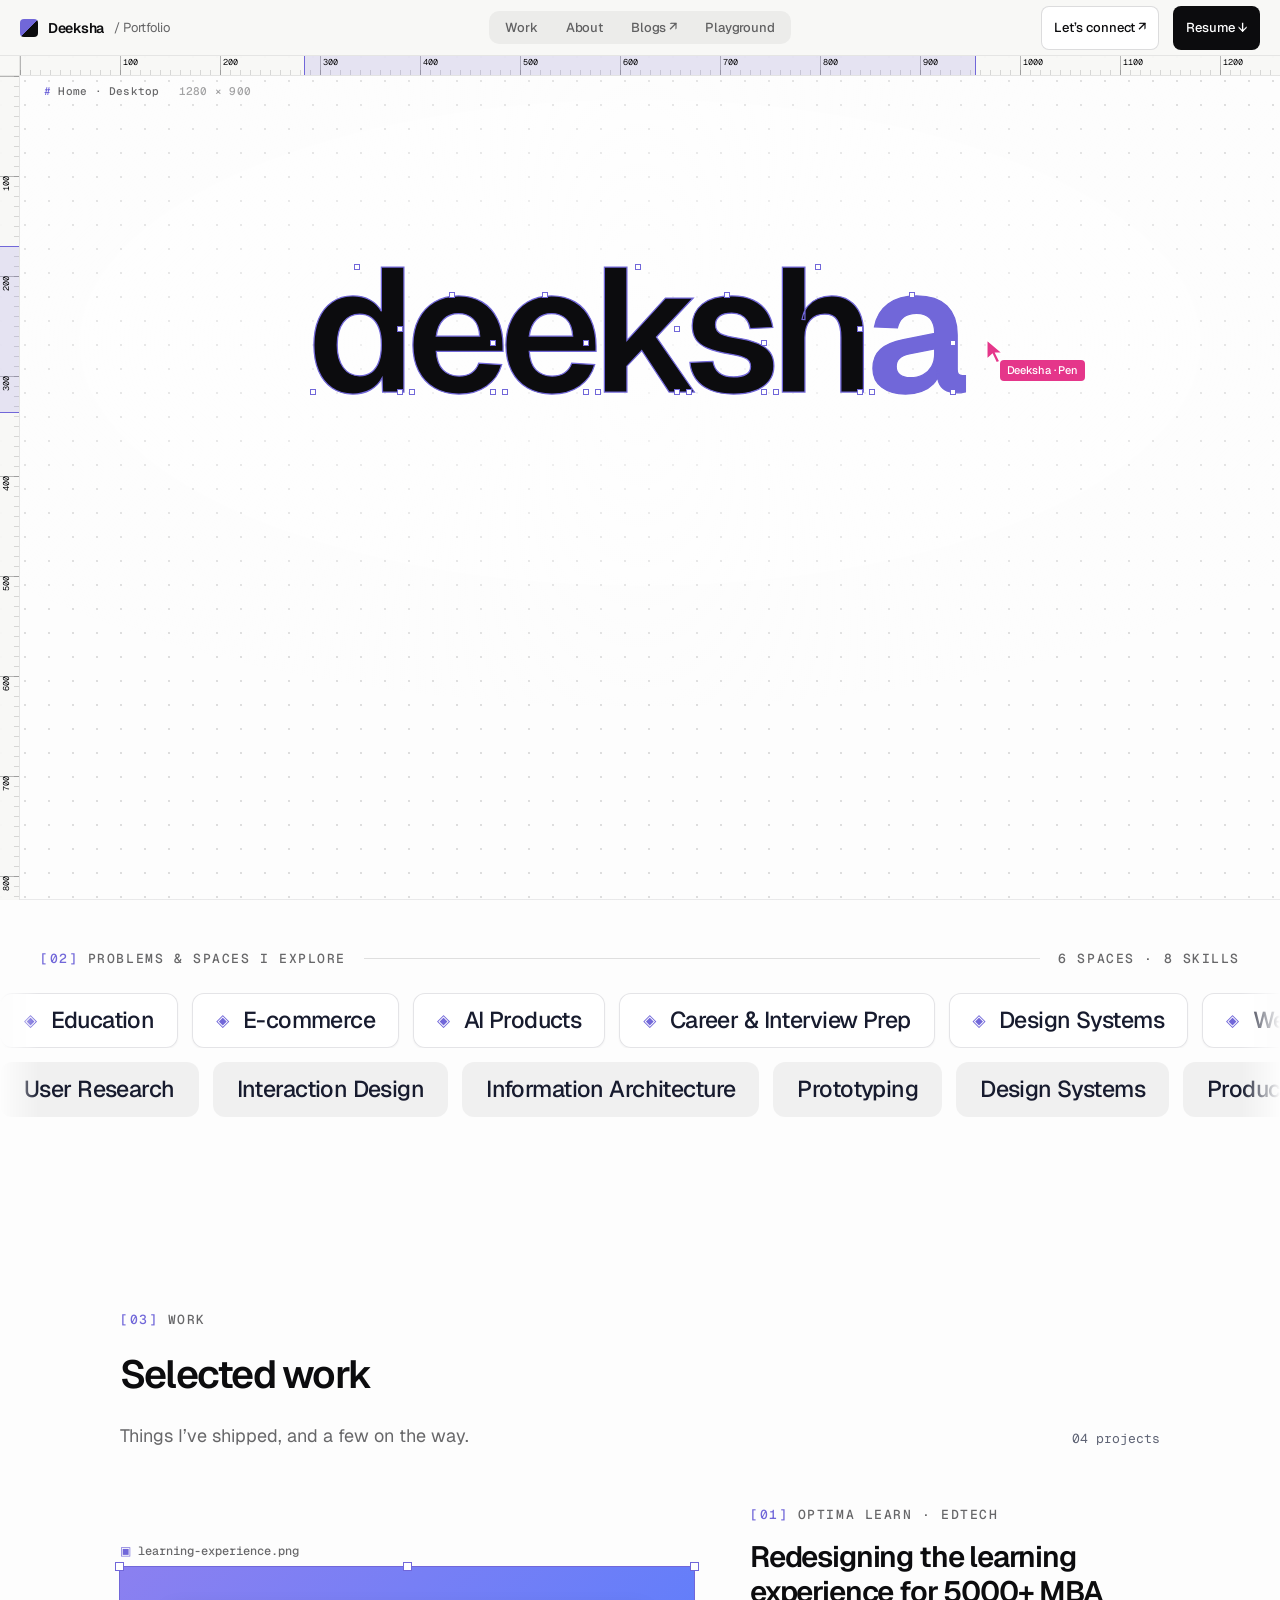
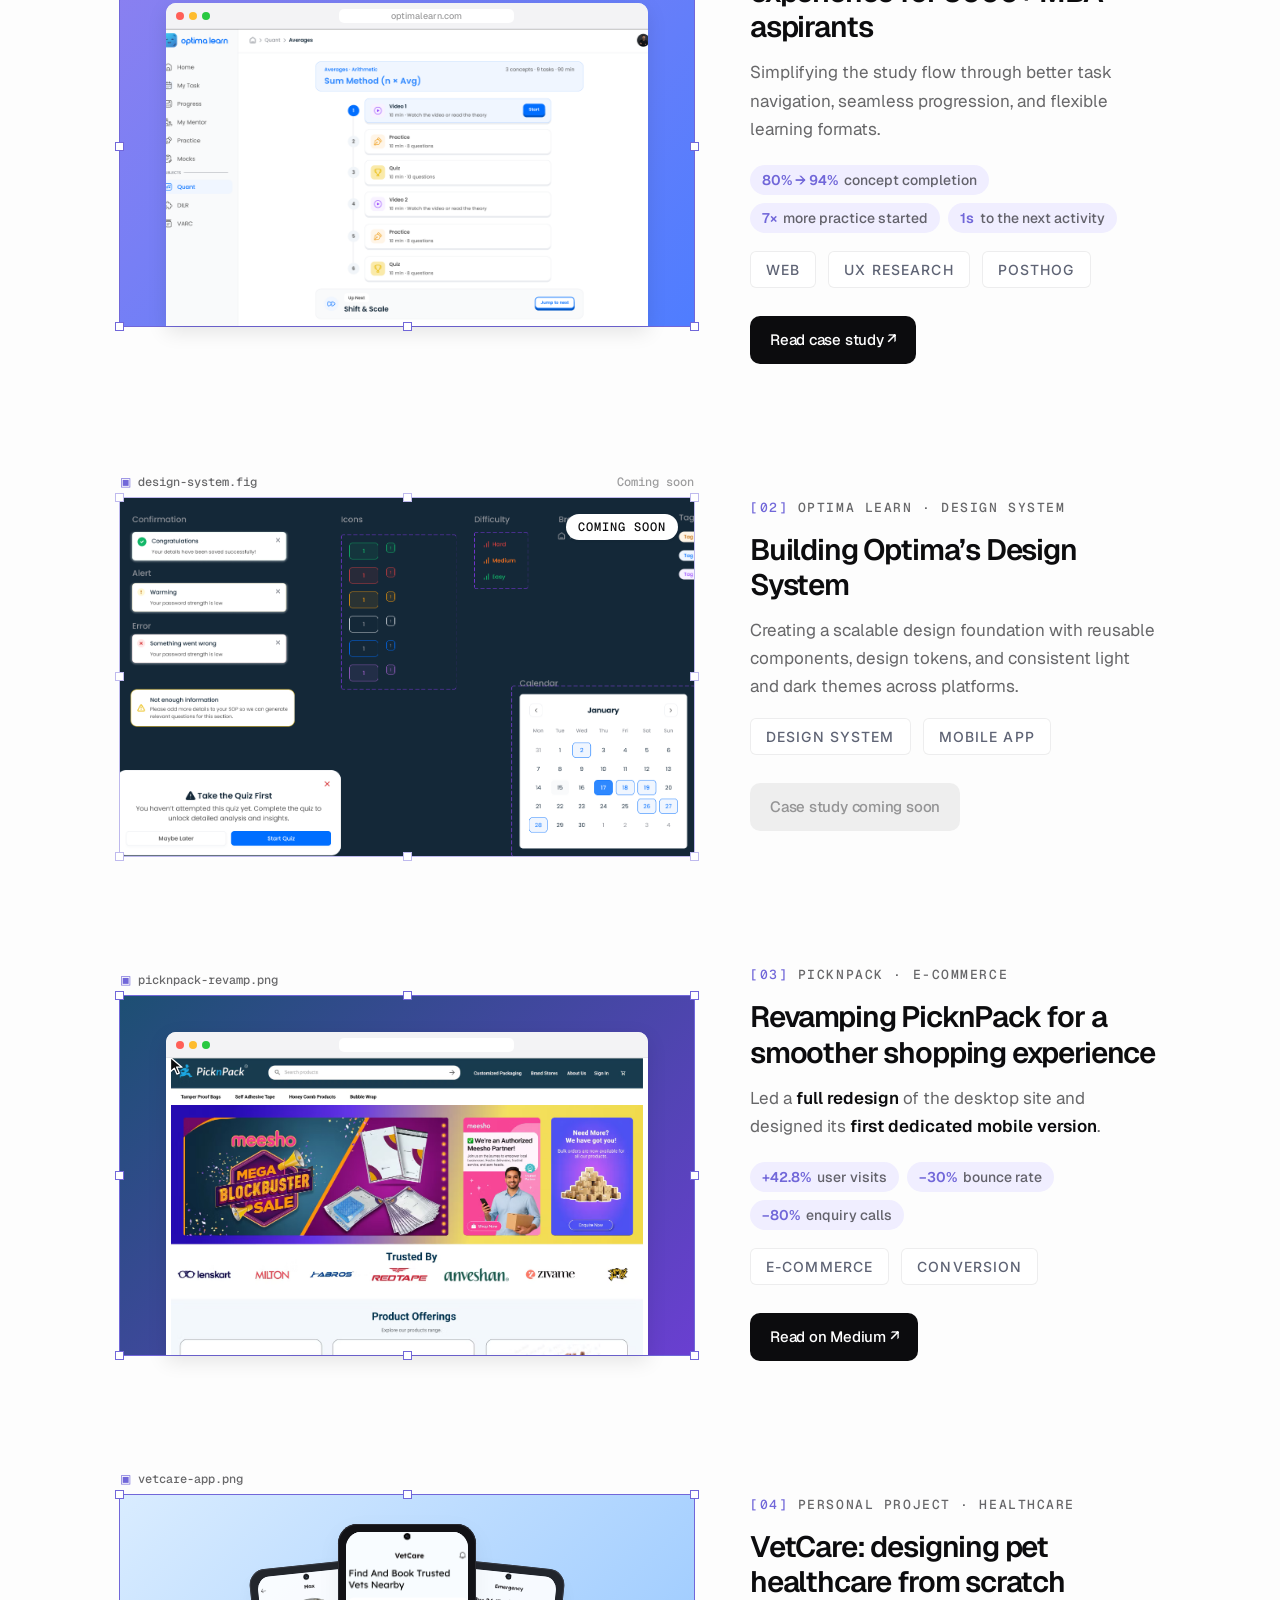
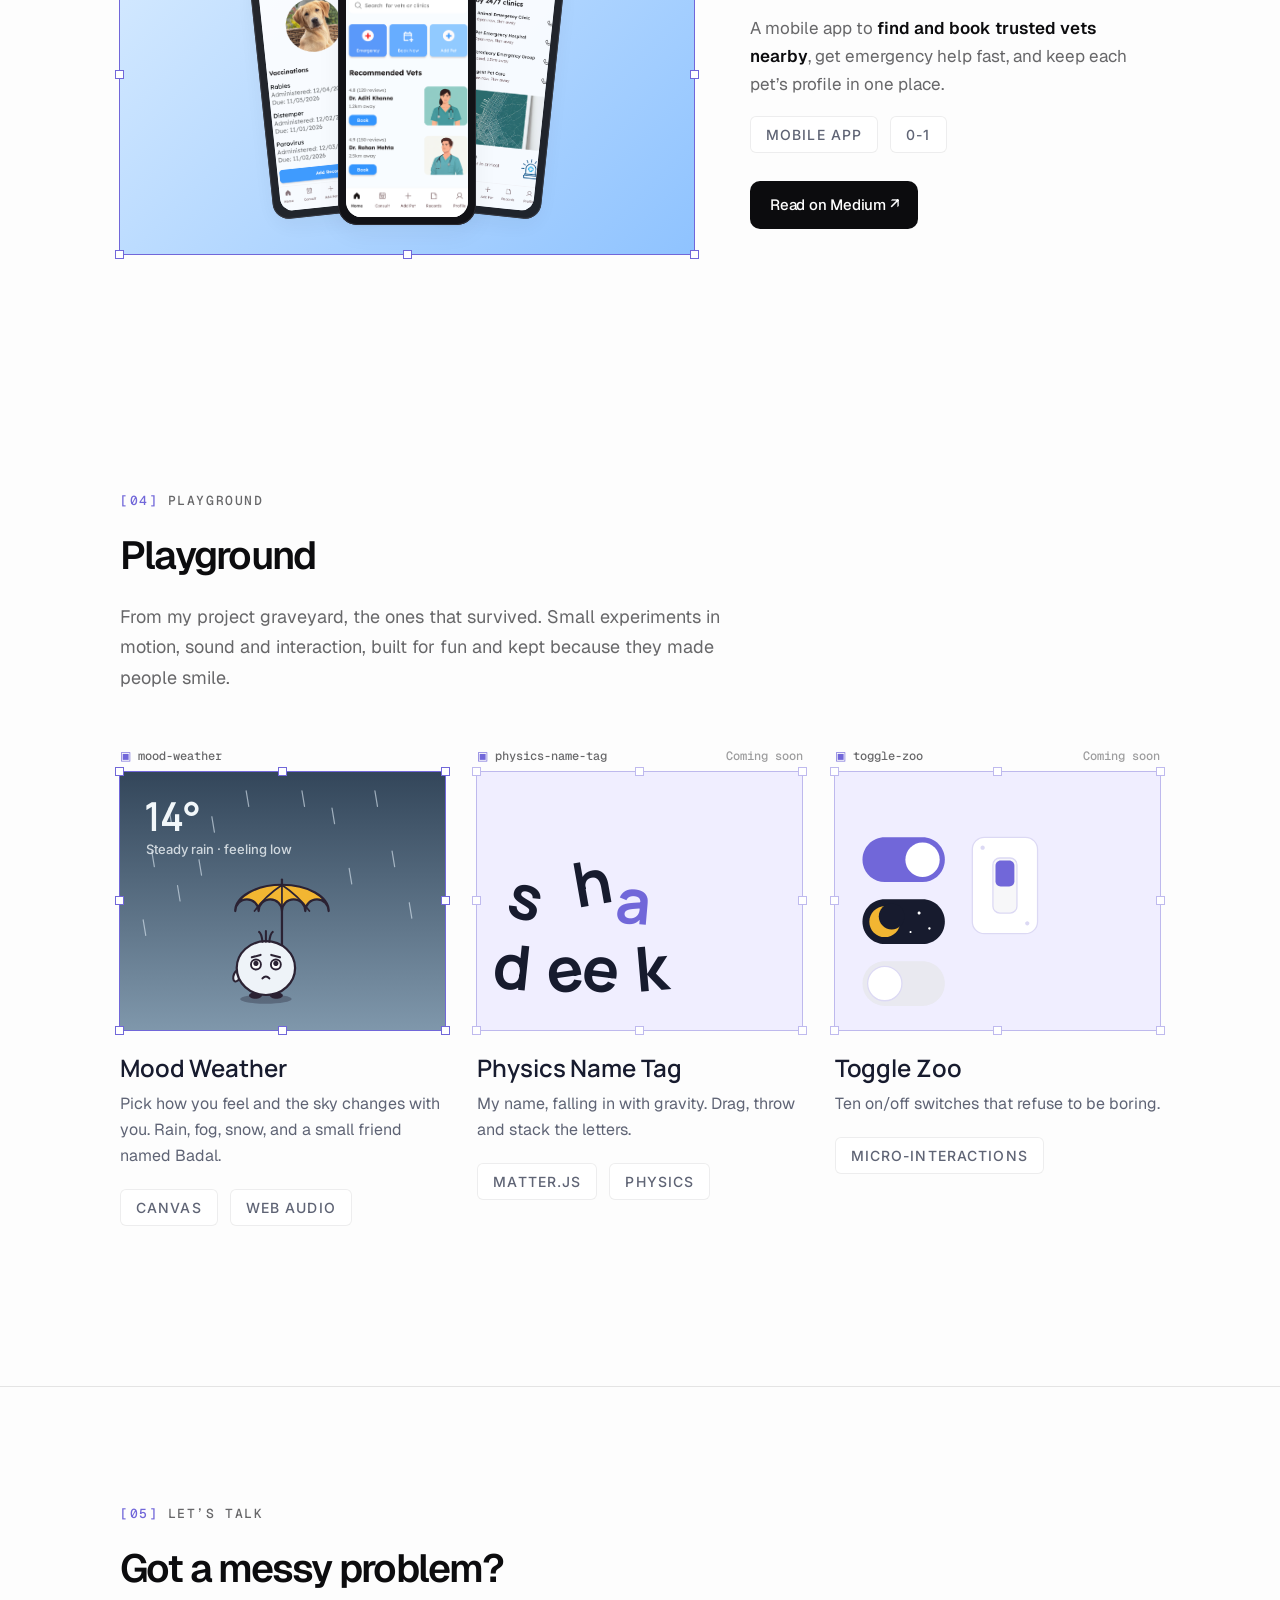
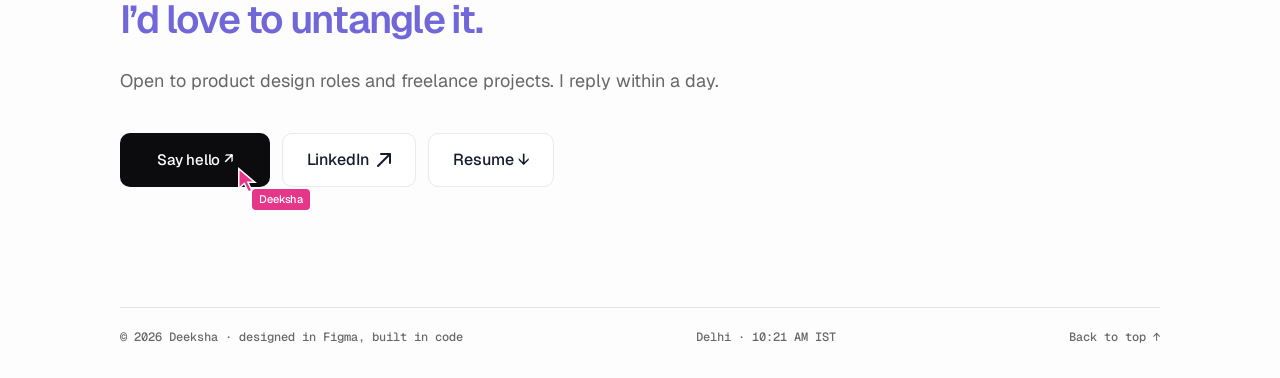
<file: index.html>
<!doctype html>
<html lang="en">
<head>
  <meta charset="utf-8">
  <meta name="viewport" content="width=device-width, initial-scale=1">
  <title>Deeksha — Product Designer</title>
  <meta name="description" content="Deeksha is a product designer in Delhi. Product Designer at Optima Learn; rebuilt PicknPack's website end to end.">
  <link rel="preconnect" href="https://fonts.googleapis.com">
  <link rel="preconnect" href="https://fonts.gstatic.com" crossorigin>
  <link href="https://fonts.googleapis.com/css2?family=Geist:wght@400;500;600&family=Geist+Mono:wght@400;500&family=Inter:wght@400;500;600&family=Manrope:wght@600;700&display=swap" rel="stylesheet">
  <link rel="stylesheet" href="css/styles.css">
  <script>document.documentElement.classList.add('js');</script>
  <link rel="icon" href="assets/icons/favicon.svg" type="image/svg+xml">
  <link rel="icon" href="assets/icons/favicon-32.png" sizes="32x32" type="image/png">
  <link rel="apple-touch-icon" href="assets/icons/apple-touch-icon.png">
  <meta name="theme-color" content="#fdfdfd">
  <!-- link previews (LinkedIn, WhatsApp, Slack, X): image paths must be full URLs -->
  <meta property="og:type" content="website">
  <meta property="og:site_name" content="Deeksha — Portfolio">
  <meta property="og:title" content="Deeksha — Product Designer">
  <meta property="og:description" content="Product designer for edtech, e-commerce and AI. I turn complex problems into intuitive digital experiences, from research to polished UI, and build my designs in code with Claude.">
  <meta property="og:url" content="https://deekshaxsingh.github.io/">
  <meta property="og:image" content="https://deekshaxsingh.github.io/assets/og/og-home.png">
  <meta property="og:image:width" content="1200">
  <meta property="og:image:height" content="630">
  <meta name="twitter:card" content="summary_large_image">
</head>
<body>

  <!-- ============ TOP BAR (Figma file header) ============ -->
  <header class="topbar">
    <a class="topbar__file" href="./">
      <span class="topbar__icon" aria-hidden="true"></span>
      <span class="topbar__name">Deeksha</span>
      <span class="topbar__path">/ Portfolio</span>
    </a>
    <nav class="topbar__tabs" aria-label="Main">
      <a href="#work">Work</a>
      <a href="about.html">About</a>
      <a href="https://medium.com/@deekshaxsingh" target="_blank" rel="noopener">Blogs ↗</a>
      <a href="#playground">Playground</a>
    </nav>
    <div class="topbar__actions">
      <a class="topbar__btn topbar__btn--secondary" href="https://www.linkedin.com/in/deekshaxsingh" target="_blank" rel="noopener">Let’s connect ↗</a>
      <a class="topbar__btn topbar__btn--primary" href="assets/Deeksha%20Singh_UX%20Designer%20CV.pdf" download="Deeksha Singh_UX Designer CV.pdf">Resume ↓</a>
    </div>
  </header>

  <!-- rulers stay on screen for the whole page; js/main.js keeps the numbers in step with the scroll -->
  <span class="ruler__corner" aria-hidden="true"></span>
  <div class="ruler ruler--top" aria-hidden="true"><span class="ruler__band"></span></div>
  <div class="ruler ruler--left" aria-hidden="true"><span class="ruler__band"></span></div>

  <!-- ============ HERO CANVAS ============ -->
  <section class="hero is-intro" id="top" aria-labelledby="hero-title" data-canvas>
    <p class="crumb" aria-hidden="true"><b>#</b> Home · Desktop <span data-viewport>1440 × 900</span></p>

    <div class="hero__stage">
      <div class="hero__namewrap">
        <h1 id="hero-title" class="wordmark" data-layer="text" data-id="wordmark" data-name="deeksha" data-kind="vector">deeksh<span>a</span><span class="lens-text" aria-hidden="true">deeksha</span></h1>
      </div>

      <p class="hero__intro reveal" style="--d:.06s" data-layer="text" data-id="intro" data-name="Statement">
        With <strong>2+ years of experience</strong>, I turn complex problems into intuitive digital experiences. From research and product strategy to design systems and polished UI, I design end-to-end for <strong>edtech, e-commerce, and AI</strong>. Lately, I’ve been taking things a step further by <strong>vibecoding with Claude and bringing my designs to life in code.</strong>
      </p>

      <div class="hero__ctas reveal" style="--d:.12s" data-layer="frame" data-id="ctas" data-name="Button">
        <a class="btn btn--ink" href="#work">See my work ↘</a>
      </div>

      <!-- what I do, as drifting cursors (hero only) -->
      <div class="role role--tl role--left reveal" style="--d:.3s;--c:#7b61ff" aria-hidden="true"><svg class="role__arrow" viewBox="0 0 16 16"><path d="M1.5 1.5 14.5 6.6 8.7 8.7 6.6 14.5z"/></svg><span class="role__tag">UX Research</span></div>
      <div class="role role--tr reveal" style="--d:.34s;--c:#2f80ed" aria-hidden="true"><svg class="role__arrow" viewBox="0 0 16 16"><path d="M1.5 1.5 14.5 6.6 8.7 8.7 6.6 14.5z"/></svg><span class="role__tag">Design Systems</span></div>
      <div class="role role--bl role--left reveal" style="--d:.38s;--c:#d6336c" aria-hidden="true"><svg class="role__arrow" viewBox="0 0 16 16"><path d="M1.5 1.5 14.5 6.6 8.7 8.7 6.6 14.5z"/></svg><span class="role__tag">AI Experiences</span></div>
      <div class="role role--br reveal" style="--d:.42s;--c:#f2c94c;--t:#0c0c0e" aria-hidden="true"><svg class="role__arrow" viewBox="0 0 16 16"><path d="M1.5 1.5 14.5 6.6 8.7 8.7 6.6 14.5z"/></svg><span class="role__tag">Interaction Design</span></div>
    </div>


    <!-- comment thread: types itself, then collapses into the pin -->
    <div class="thread" data-layer="comment" data-id="comment" data-name="Comment: Deeksha">
      <button class="thread__pin" type="button" aria-label="Open Deeksha’s comment">D<span class="thread__count" hidden>2</span></button>
      <div class="thread__card" role="note">
        <p class="thread__who">Deeksha <time>just now</time></p>
        <p class="thread__msg" data-text="hey, you found my file! the good stuff’s below ↓"></p>
        <div class="thread__reply" hidden>
          <p class="thread__who">Now: Optima Learn</p>
          <p class="thread__msg" data-text="Redesigning the study flow"></p>
        </div>
      </div>
    </div>

    <!-- collaborators -->
    <div class="cursor cursor--deeksha hero__cursor" aria-hidden="true">
      <img class="cursor__arrow" src="assets/icons/cursor-pink.svg" alt="">
      <span class="cursor__tag">Deeksha</span>
    </div>


    <!-- overlays (positioned by js/main.js) -->
    <div class="measure" aria-hidden="true"></div>
    <div class="lens-ring" aria-hidden="true"></div>
    <div class="hover-box" aria-hidden="true"><span class="hover-box__name"></span></div>
    <div class="sel" aria-hidden="true">
      <i class="sel__h sel__h--tl" data-h="tl"></i><i class="sel__h sel__h--tm" data-h="tm"></i><i class="sel__h sel__h--tr" data-h="tr"></i>
      <i class="sel__h sel__h--ml" data-h="ml"></i><i class="sel__h sel__h--mr" data-h="mr"></i>
      <i class="sel__h sel__h--bl" data-h="bl"></i><i class="sel__h sel__h--bm" data-h="bm"></i><i class="sel__h sel__h--br" data-h="br"></i>
      <span class="sel__badge"></span>
    </div>

    <!-- toolbar -->
    <div class="toolbar reveal" role="toolbar" aria-label="Canvas tools">
      <button class="tool is-on" data-tool="move" data-tip="Move  V" aria-label="Move tool"><svg viewBox="0 0 16 16" fill="currentColor"><path d="M3 1.5v11.2l3-2.8 2 4.6 1.9-.8-2-4.5h4.2z"/></svg></button>
      <button class="tool" data-tool="frame" data-tip="Frame  F" aria-label="Frame tool"><svg viewBox="0 0 16 16" fill="none" stroke="currentColor" stroke-width="1.5" stroke-linecap="round"><path d="M5 1.5v13M11 1.5v13M1.5 5h13M1.5 11h13"/></svg></button>
      <button class="tool" data-tool="pen" data-tip="Pen  P (redraw)" aria-label="Pen tool: redraw the name"><svg viewBox="0 0 16 16" fill="none" stroke="currentColor" stroke-width="1.5" stroke-linejoin="round"><path d="M8 1.5 12.5 8 8 14.5 3.5 8z"/><circle cx="8" cy="8" r="1.4"/><path d="M8 1.5v5"/></svg></button>
      <button class="tool" data-tool="text" data-tip="Text  T" aria-label="Text tool"><svg viewBox="0 0 16 16" fill="none" stroke="currentColor" stroke-width="1.6" stroke-linecap="round"><path d="M3 3.5h10M8 3.5V13M6 13h4"/></svg></button>
      <button class="tool" data-tool="comment" data-tip="Comment  C" aria-label="Comment tool"><svg viewBox="0 0 16 16" fill="none" stroke="currentColor" stroke-width="1.6" stroke-linejoin="round"><path d="M8 2.2a5.8 5.8 0 0 0-5.1 8.6L2.2 13.8l3-.7A5.8 5.8 0 1 0 8 2.2z"/></svg></button>
      <button class="tool" data-tool="scale" data-tip="Scale  K" aria-label="Scale tool"><svg viewBox="0 0 16 16" fill="none" stroke="currentColor" stroke-width="1.5" stroke-linecap="round" stroke-linejoin="round"><path d="M9.5 2.5h4v4M13.5 2.5 8.5 7.5M6.5 13.5h-4v-4M2.5 13.5l5-5"/></svg></button>
      <span class="toolbar__sep"></span>
      <span class="toolbar__zoom">100%</span>
    </div>
  </section>

  <!-- ============ SPACES & SKILLS (section break) ============ -->
  <section class="spaces" aria-label="Problems and spaces I explore">
    <div class="spaces__head">
      <span class="spaces__title"><b>[02]</b> Problems &amp; spaces I explore</span>
      <i class="spaces__rule" aria-hidden="true"></i>
      <span class="spaces__count">6 spaces · 8 skills</span>
    </div>
    <div class="marquee">
      <ul class="marquee__track" role="list">
        <li class="chip chip--space"><i aria-hidden="true">◈</i>Education</li>
        <li class="chip chip--space"><i aria-hidden="true">◈</i>E-commerce</li>
        <li class="chip chip--space"><i aria-hidden="true">◈</i>AI Products</li>
        <li class="chip chip--space"><i aria-hidden="true">◈</i>Career &amp; Interview Prep</li>
        <li class="chip chip--space"><i aria-hidden="true">◈</i>Design Systems</li>
        <li class="chip chip--space"><i aria-hidden="true">◈</i>Web &amp; Mobile Apps</li>
      </ul>
    </div>
    <div class="marquee marquee--reverse">
      <ul class="marquee__track" role="list">
        <li class="chip chip--skill">User Research</li>
        <li class="chip chip--skill">Interaction Design</li>
        <li class="chip chip--skill">Information Architecture</li>
        <li class="chip chip--skill">Prototyping</li>
        <li class="chip chip--skill">Design Systems</li>
        <li class="chip chip--skill">Product Analytics</li>
        <li class="chip chip--skill">Visual Design</li>
        <li class="chip chip--skill">Micro-interactions</li>
      </ul>
    </div>
  </section>

  <main class="canvas-main">

    <!-- ============ SELECTED WORK ============ -->
    <section id="work" class="canvas-section section container" aria-labelledby="work-title">
      <div class="section-head">
        <div class="section-head__title">
          <p class="eyebrow"><b>[03]</b> Work</p>
          <h2 id="work-title" class="section-title">Selected work</h2>
          <p class="section-sub">Things I’ve shipped, and a few on the way.</p>
        </div>
        <p class="section-head__count">04 projects</p>
      </div>

      <div class="work-grid">
        <a class="shot project" href="case-studies/learning-experience.html" data-cursor="Read case study">
          <div class="project__media">
            <p class="shot__cap"><span><b>▣</b> learning-experience.png</span><span class="shot__go">Read case study ↗</span></p>
            <div class="shot__frame shot__frame--grad" style="--g1:#8b80f0;--g2:#4f7dff">
              <div class="mock-browser"><div class="mock-browser__bar"><i></i><i></i><i></i><span>optimalearn.com</span></div>
                <div class="mock-browser__view"><div class="reel" style="--T:9s;--ar:1.70" role="img" aria-label="The new Optima flow: start a task, watch the concept video, then Up Next takes you to practice">
                  <img class="reel__frame" src="assets/img/work/optima-task-screen.png" alt="" loading="lazy">
                  <img class="reel__frame" src="assets/img/work/optima-video.png" alt="" loading="lazy">
                  <img class="reel__frame" src="assets/img/work/optima-upnext.png" alt="" loading="lazy">
                  <svg class="reel__cursor reel__cursor--optima" viewBox="0 0 16 20" aria-hidden="true"><path d="M1.5 1.5v14.2l3.8-3.6 2.6 6 2.4-1-2.6-5.9h5.3z"/></svg>
                </div></div>
              </div>
              <i class="h h--tl"></i><i class="h h--tm"></i><i class="h h--tr"></i><i class="h h--ml"></i><i class="h h--mr"></i><i class="h h--bl"></i><i class="h h--bm"></i><i class="h h--br"></i>
            </div>
          </div>
          <div class="project__body">
            <p class="eyebrow"><b>[01]</b> Optima Learn · Edtech</p>
            <h3 class="project__title">Redesigning the learning experience for 5000+ MBA aspirants</h3>
            <p class="project__desc">Simplifying the study flow through better task navigation, seamless progression, and flexible learning formats.</p>
            <ul class="project__metrics" aria-label="Results">
              <li><b>80% → 94%</b> concept completion</li>
              <li><b>7×</b> more practice started</li>
              <li><b>1s</b> to the next activity</li>
            </ul>
            <div class="tags"><span class="tag">Web</span><span class="tag">UX research</span><span class="tag">PostHog</span></div>
            <span class="btn btn--ink project__cta">Read case study ↗</span>
          </div>
        </a>

        <!-- TODO: turn back into a link when the design system case study exists -->
        <div class="shot project is-soon" data-cursor="Coming soon" data-cursor-tone="muted">
          <div class="project__media">
            <p class="shot__cap"><span><b>▣</b> design-system.fig</span><span class="shot__soon">Coming soon</span></p>
            <div class="shot__frame shot__frame--dark">
              <div class="ds-board"><div class="reel ds-board__reel" style="--T:12s;--ar:1.539" role="img" aria-label="Optima design system components: toasts, icon states, a date picker and a modal, each selected in turn">
                <img src="assets/img/work/design-system-mockup.png" alt="" loading="lazy">
                <div class="ds-select"><i class="ds-select__h ds-select__h--tl"></i><i class="ds-select__h ds-select__h--tr"></i><i class="ds-select__h ds-select__h--bl"></i><i class="ds-select__h ds-select__h--br"></i>
                  <span class="ds-select__tag"><b>Toast</b><b>Icon states</b><b>Date picker</b><b>Modal</b></span>
                </div>
              </div></div>
              <span class="shot__badge shot__badge--right">Coming soon</span>
              <i class="h h--tl"></i><i class="h h--tm"></i><i class="h h--tr"></i><i class="h h--ml"></i><i class="h h--mr"></i><i class="h h--bl"></i><i class="h h--bm"></i><i class="h h--br"></i>
            </div>
          </div>
          <div class="project__body">
            <p class="eyebrow"><b>[02]</b> Optima Learn · Design system</p>
            <h3 class="project__title">Building Optima’s Design System</h3>
            <p class="project__desc">Creating a scalable design foundation with reusable components, design tokens, and consistent light and dark themes across platforms.</p>
            <div class="tags"><span class="tag">Design system</span><span class="tag">Mobile app</span></div>
            <span class="btn project__cta project__cta--soon">Case study coming soon</span>
          </div>
        </div>

        <a class="shot project" href="https://medium.com/@deekshaxsingh/redesigning-picknpack-a-ux-ui-case-study-for-an-e-commerce-website-e2cd00944172" target="_blank" rel="noopener" data-cursor="Read on Medium">
          <div class="project__media">
            <p class="shot__cap"><span><b>▣</b> picknpack-revamp.png</span><span class="shot__go">Read on Medium ↗</span></p>
            <div class="shot__frame shot__frame--grad" style="--g1:#1d4f73;--g2:#6a3fd1">
              <div class="mock-browser"><div class="mock-browser__bar"><i></i><i></i><i></i><span></span></div>
                <div class="mock-browser__view"><div class="reel reel--two" style="--T:10s;--ar:1.59" role="img" aria-label="The redesigned PicknPack site: from the homepage into a product listing with clear prices and Buy Now buttons">
                  <img class="reel__frame" src="assets/img/work/picknpack-home.png" alt="" loading="lazy">
                  <img class="reel__frame" src="assets/img/work/picknpack-listing.png" alt="" loading="lazy">
                  <svg class="reel__cursor reel__cursor--pnp" viewBox="0 0 16 20" aria-hidden="true"><path d="M1.5 1.5v14.2l3.8-3.6 2.6 6 2.4-1-2.6-5.9h5.3z"/></svg>
                </div></div>
              </div>
              <i class="h h--tl"></i><i class="h h--tm"></i><i class="h h--tr"></i><i class="h h--ml"></i><i class="h h--mr"></i><i class="h h--bl"></i><i class="h h--bm"></i><i class="h h--br"></i>
            </div>
          </div>
          <div class="project__body">
            <p class="eyebrow"><b>[03]</b> PicknPack · E-commerce</p>
            <h3 class="project__title">Revamping PicknPack for a smoother shopping experience</h3>
            <p class="project__desc">Led a <strong>full redesign</strong> of the desktop site and designed its <strong>first dedicated mobile version</strong>.</p>
            <ul class="project__metrics" aria-label="Results">
              <li><b>+42.8%</b> user visits</li>
              <li><b>−30%</b> bounce rate</li>
              <li><b>−80%</b> enquiry calls</li>
            </ul>
            <div class="tags"><span class="tag">E-commerce</span><span class="tag">Conversion</span></div>
            <span class="btn btn--ink project__cta">Read on Medium ↗</span>
          </div>
        </a>

        <a class="shot project" href="https://medium.com/@deekshaxsingh/vetcare-ux-case-study-designing-a-seamless-pet-healthcare-experience-from-scratch-39fe60d25f04" target="_blank" rel="noopener" data-cursor="Read on Medium">
          <div class="project__media">
            <p class="shot__cap"><span><b>▣</b> vetcare-app.png</span><span class="shot__go">Read on Medium ↗</span></p>
            <div class="shot__frame shot__frame--grad shot__frame--phones" style="--g1:#d9ecff;--g2:#8fc3ff">
              <div class="phones" role="img" aria-label="The VetCare app moving from the home screen to emergency clinics to a pet’s profile">
                <div class="phone phone--side phone--left"><div class="phone__screen"><img src="assets/img/work/vetcare-pet.png" alt="" loading="lazy"></div></div>
                <div class="phone phone--side phone--right"><div class="phone__screen"><img src="assets/img/work/vetcare-emergency.png" alt="" loading="lazy"></div></div>
                <div class="phone phone--main"><div class="phone__screen reel reel--slide" style="--T:9s">
                  <img class="reel__frame" src="assets/img/work/vetcare-home.png" alt="" loading="lazy">
                  <img class="reel__frame" src="assets/img/work/vetcare-emergency.png" alt="" loading="lazy">
                  <img class="reel__frame" src="assets/img/work/vetcare-pet.png" alt="" loading="lazy">
                </div></div>
              </div>
              <i class="h h--tl"></i><i class="h h--tm"></i><i class="h h--tr"></i><i class="h h--ml"></i><i class="h h--mr"></i><i class="h h--bl"></i><i class="h h--bm"></i><i class="h h--br"></i>
            </div>
          </div>
          <div class="project__body">
            <p class="eyebrow"><b>[04]</b> Personal project · Healthcare</p>
            <h3 class="project__title">VetCare: designing pet healthcare from scratch</h3>
            <p class="project__desc">A mobile app to <strong>find and book trusted vets nearby</strong>, get emergency help fast, and keep each pet’s profile in one place.</p>
            <div class="tags"><span class="tag">Mobile app</span><span class="tag">0-1</span></div>
            <span class="btn btn--ink project__cta">Read on Medium ↗</span>
          </div>
        </a>
      </div>
    </section>

    <!-- ============ PLAYGROUND ============ -->
    <section id="playground" class="canvas-section section container" aria-labelledby="pg-title">
      <div class="section-head">
        <div class="section-head__title">
          <p class="eyebrow"><b>[04]</b> Playground</p>
          <h2 id="pg-title" class="section-title">Playground</h2>
          <p class="section-sub">From my project graveyard, the ones that survived. Small experiments in motion, sound and interaction, built for fun and kept because they made people smile.</p>
        </div>
      </div>

      <div class="pg-grid">
        <a class="shot pg-card" href="playground/mood-weather.html" data-cursor="Click to view">
          <p class="shot__cap"><span><b>▣</b> mood-weather</span><span class="shot__go">Play ↗</span></p>
          <div class="shot__frame pg-card__preview pg-card__preview--mood">
            <img class="pg-card__art" src="assets/img/pg-mood-art.svg" alt="Badal, a small cloud character, holding an umbrella in the rain">
            <span class="pg-card__temp">14°</span>
            <span class="pg-card__cond">Steady rain · feeling low</span>
            <i class="h h--tl"></i><i class="h h--tm"></i><i class="h h--tr"></i><i class="h h--ml"></i><i class="h h--mr"></i><i class="h h--bl"></i><i class="h h--bm"></i><i class="h h--br"></i>
          </div>
          <div class="comment" aria-hidden="true">
            <span class="comment__avatar">D</span>
            psst, tap Badal. he talks back ↓
          </div>
          <div class="pg-card__text">
            <h3 class="h3">Mood Weather</h3>
            <p class="pg-card__desc">Pick how you feel and the sky changes with you. Rain, fog, snow, and a small friend named Badal.</p>
          </div>
          <div class="tags"><span class="tag">Canvas</span><span class="tag">Web audio</span></div>
        </a>

        <article class="shot pg-card is-soon" data-cursor="Coming soon" data-cursor-tone="muted">
          <p class="shot__cap"><span><b>▣</b> physics-name-tag</span><span class="shot__soon">Coming soon</span></p>
          <div class="shot__frame pg-card__preview">
            <div class="pg-letters" aria-hidden="true">
              <span style="left:4.9%;top:63.3%;transform:rotate(6deg)">d</span>
              <span style="left:21.1%;top:64.6%;transform:rotate(-8deg)">e</span>
              <span style="left:32.5%;top:64%;transform:rotate(7deg)">e</span>
              <span style="left:48.6%;top:64.2%;transform:rotate(-5deg)">k</span>
              <span style="left:10.1%;top:36%;transform:rotate(16deg)">s</span>
              <span style="left:29.6%;top:30.7%;transform:rotate(-10deg)">h</span>
              <span class="accent" style="left:42.7%;top:38%;transform:rotate(5deg)">a</span>
            </div>
            <i class="h h--tl"></i><i class="h h--tm"></i><i class="h h--tr"></i><i class="h h--ml"></i><i class="h h--mr"></i><i class="h h--bl"></i><i class="h h--bm"></i><i class="h h--br"></i>
          </div>
          <div class="pg-card__text">
            <h3 class="h3">Physics Name Tag</h3>
            <p class="pg-card__desc">My name, falling in with gravity. Drag, throw and stack the letters.</p>
          </div>
          <div class="tags"><span class="tag">Matter.js</span><span class="tag">Physics</span></div>
        </article>

        <article class="shot pg-card is-soon" data-cursor="Coming soon" data-cursor-tone="muted">
          <p class="shot__cap"><span><b>▣</b> toggle-zoo</span><span class="shot__soon">Coming soon</span></p>
          <div class="shot__frame pg-card__preview">
            <img class="pg-card__art" src="assets/img/pg-toggle-art.svg" alt="">
            <i class="h h--tl"></i><i class="h h--tm"></i><i class="h h--tr"></i><i class="h h--ml"></i><i class="h h--mr"></i><i class="h h--bl"></i><i class="h h--bm"></i><i class="h h--br"></i>
          </div>
          <div class="pg-card__text">
            <h3 class="h3">Toggle Zoo</h3>
            <p class="pg-card__desc">Ten on/off switches that refuse to be boring.</p>
          </div>
          <div class="tags"><span class="tag">Micro-interactions</span></div>
        </article>
      </div>
    </section>

  </main>

  <!-- ============ FOOTER ============ -->
  <footer class="site-footer" id="contact">
    <div class="container">
      <p class="eyebrow"><b>[05]</b> Let’s talk</p>
      <h2 class="section-title site-footer__title">Got a messy problem?<br><span>I’d love to untangle it.</span></h2>
      <p class="section-sub site-footer__sub">Open to product design roles and freelance projects. I reply within a day.</p>
      <div class="site-footer__ctas">
        <a class="btn btn--ink site-footer__hello" href="mailto:deekshaxsingh@gmail.com" data-copy-email="deekshaxsingh@gmail.com" data-cursor="Copy email">Say hello ↗</a>
        <a class="btn btn--secondary" href="https://www.linkedin.com/in/deekshaxsingh" target="_blank" rel="noopener">LinkedIn <img src="assets/icons/arrow-up-right.svg" alt=""></a>
        <a class="btn btn--secondary" href="assets/Deeksha%20Singh_UX%20Designer%20CV.pdf" download="Deeksha Singh_UX Designer CV.pdf">Resume ↓</a>
        <div class="cursor cursor--deeksha site-footer__cursor" aria-hidden="true">
          <img class="cursor__arrow" src="assets/icons/cursor-pink.svg" alt="">
          <span class="cursor__tag">Deeksha</span>
        </div>
      </div>
      <div class="site-footer__bar">
        <span>© 2026 Deeksha · designed in Figma, built in code</span>
        <span class="site-footer__clock">Delhi · <time data-clock>--:--</time> IST</span>
        <a href="#top">Back to top ↑</a>
      </div>
    </div>
  </footer>

  <!-- the visitor's own cursor -->
  <div class="you-cursor cursor" aria-hidden="true">
    <img class="cursor__arrow" src="assets/icons/cursor-you.svg" alt="">
    <span class="cursor__tag">You</span>
  </div>

  <script src="js/main.js" defer></script>
</body>
</html>
</file>
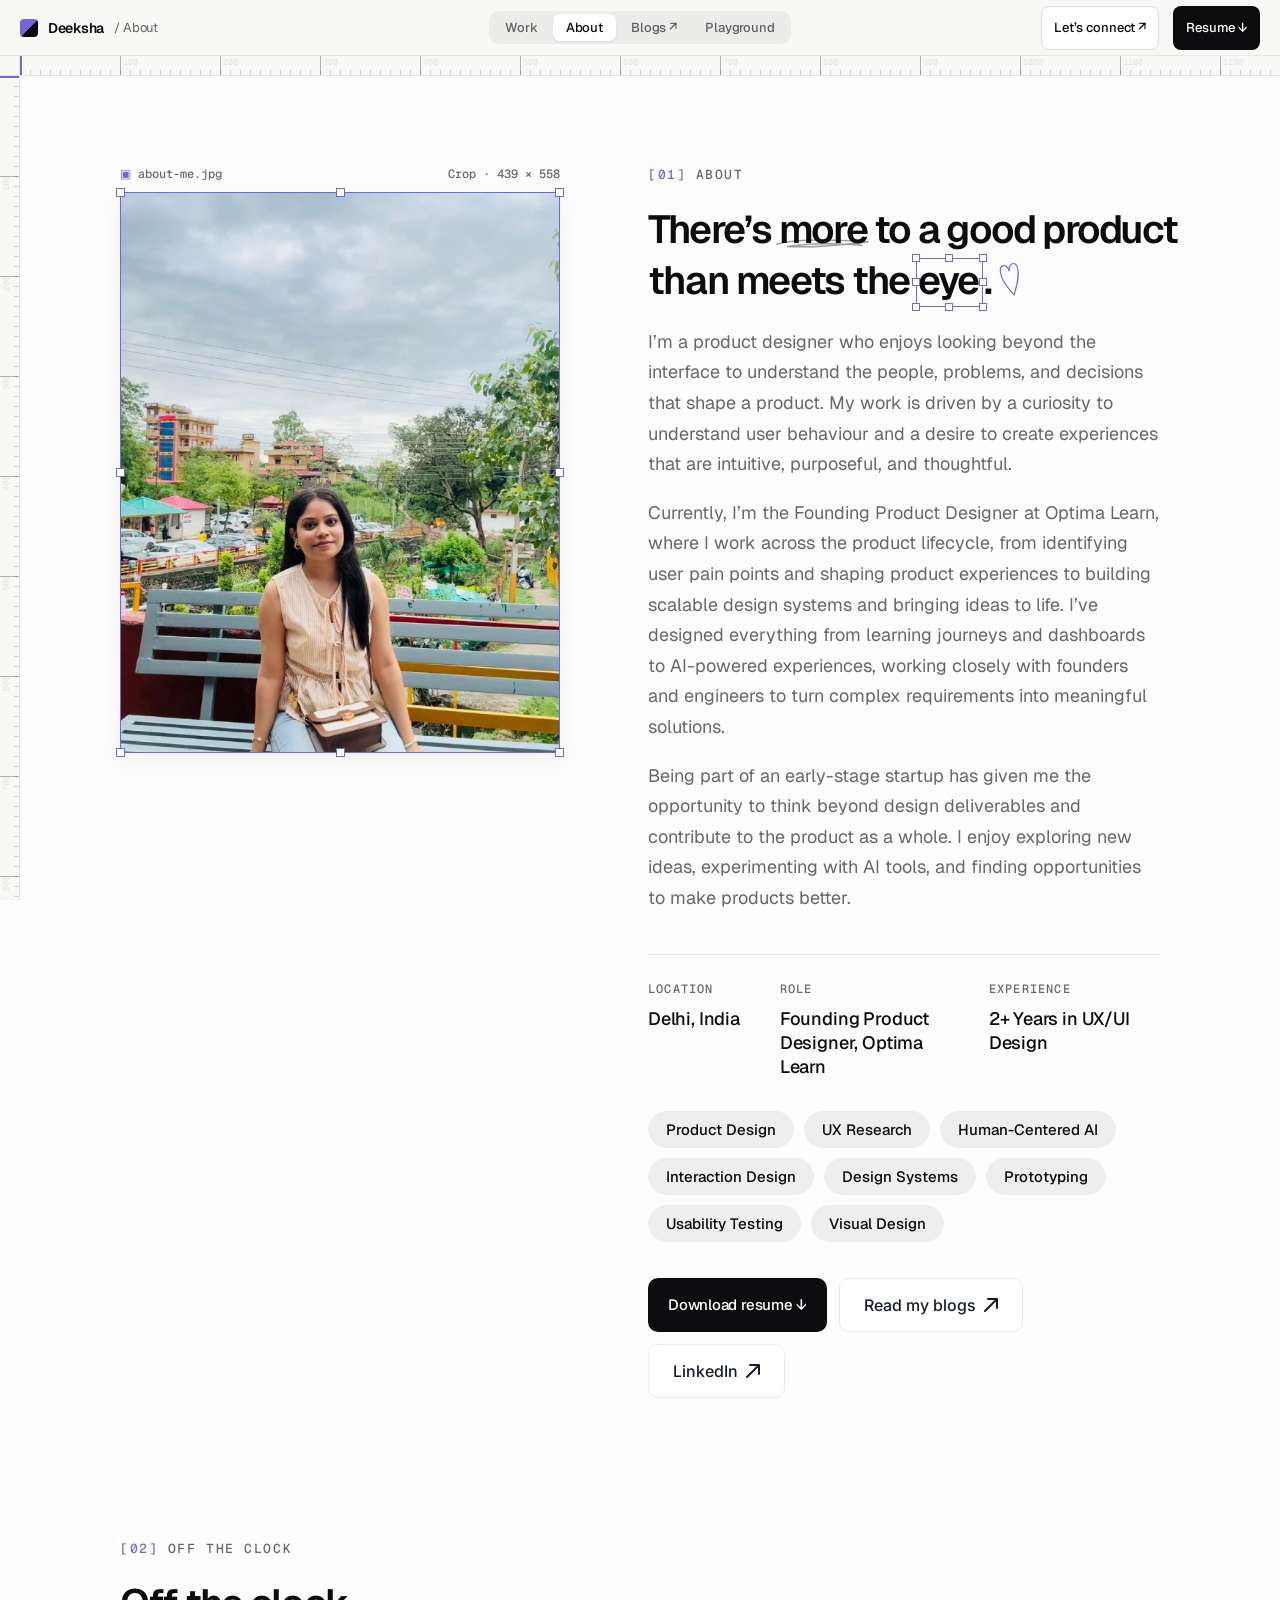
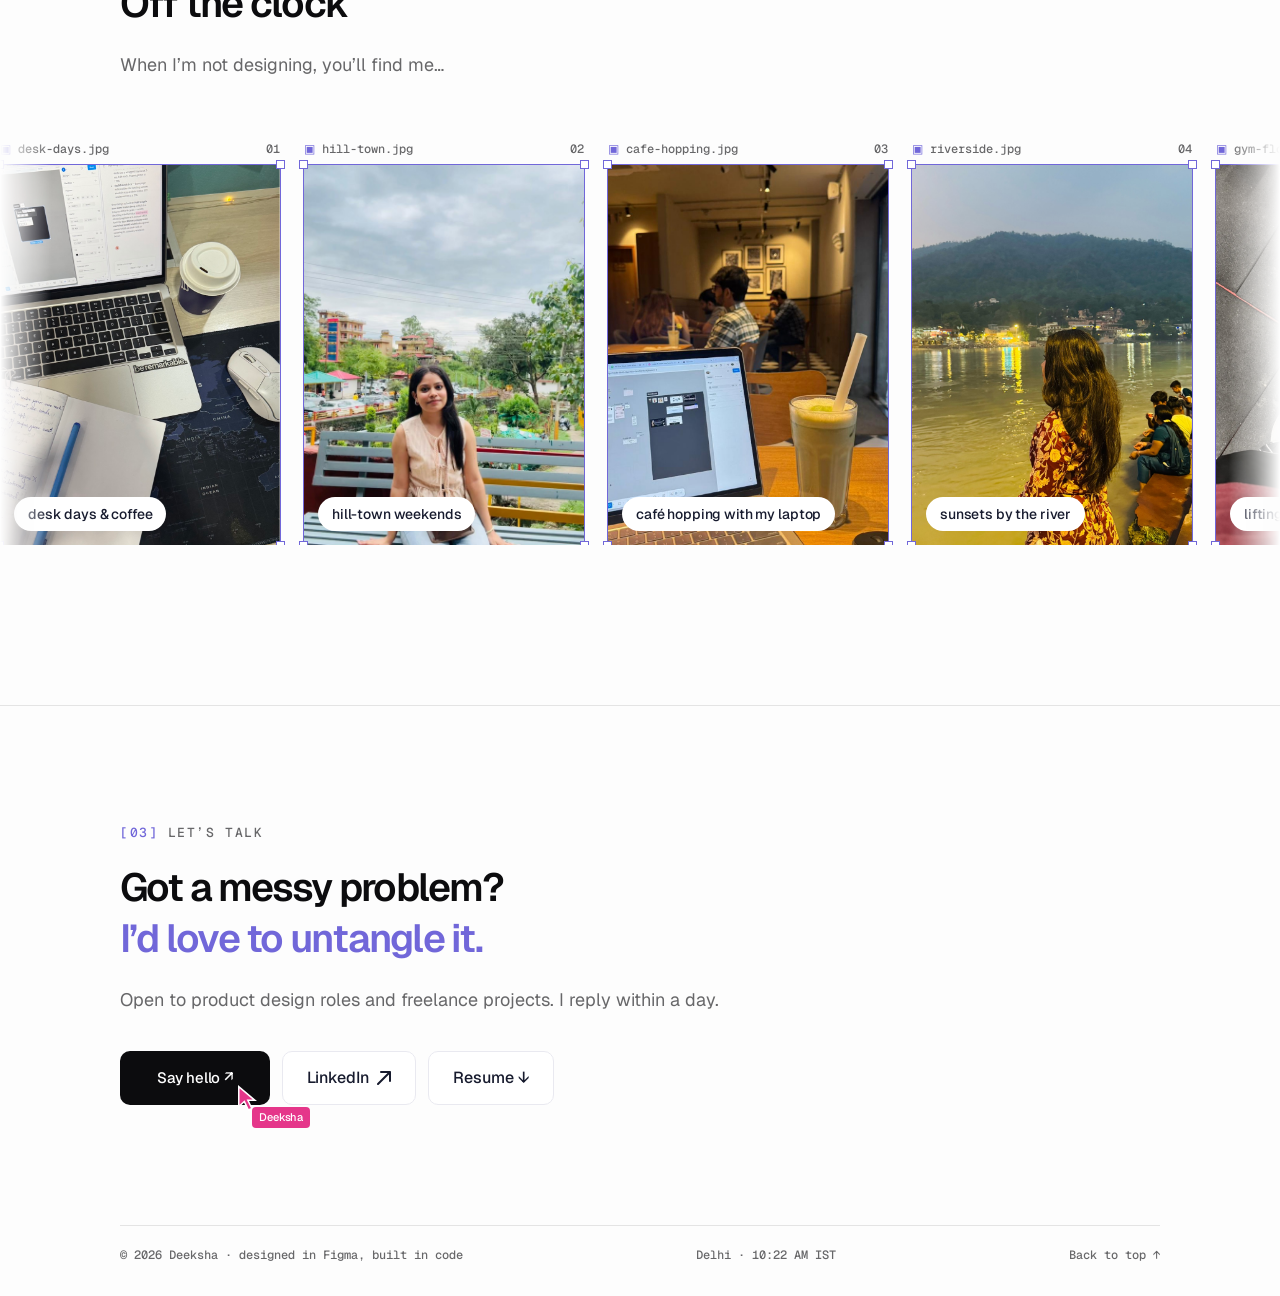
<file: about.html>
<!doctype html>
<html lang="en">
<head>
  <meta charset="utf-8">
  <meta name="viewport" content="width=device-width, initial-scale=1">
  <title>About — Deeksha</title>
  <meta name="description" content="About Deeksha, a product designer in Delhi: background, skills, and life off the clock.">
  <link rel="preconnect" href="https://fonts.googleapis.com">
  <link rel="preconnect" href="https://fonts.gstatic.com" crossorigin>
  <link href="https://fonts.googleapis.com/css2?family=Geist:wght@400;500;600&family=Geist+Mono:wght@400;500&family=Inter:wght@400;500;600&family=Manrope:wght@600;700&display=swap" rel="stylesheet">
  <link rel="stylesheet" href="css/styles.css">
  <script>document.documentElement.classList.add('js');</script>
  <link rel="icon" href="assets/icons/favicon.svg" type="image/svg+xml">
  <link rel="icon" href="assets/icons/favicon-32.png" sizes="32x32" type="image/png">
  <link rel="apple-touch-icon" href="assets/icons/apple-touch-icon.png">
  <meta name="theme-color" content="#fdfdfd">
  <!-- link previews (LinkedIn, WhatsApp, Slack, X): image paths must be full URLs -->
  <meta property="og:type" content="website">
  <meta property="og:site_name" content="Deeksha — Portfolio">
  <meta property="og:title" content="About — Deeksha">
  <meta property="og:description" content="Founding Product Designer at Optima Learn, based in Delhi. There’s more to a good product than meets the eye.">
  <meta property="og:url" content="https://deekshaxsingh.github.io/about.html">
  <meta property="og:image" content="https://deekshaxsingh.github.io/assets/og/og-about.png">
  <meta property="og:image:width" content="1200">
  <meta property="og:image:height" content="630">
  <meta name="twitter:card" content="summary_large_image">
</head>
<body>

  <!-- ============ TOP BAR (Figma file header) ============ -->
  <header class="topbar">
    <a class="topbar__file" href="./">
      <span class="topbar__icon" aria-hidden="true"></span>
      <span class="topbar__name">Deeksha</span>
      <span class="topbar__path">/ About</span>
    </a>
    <nav class="topbar__tabs" aria-label="Main">
      <a href="./#work">Work</a>
      <a href="about.html" class="is-active" aria-current="page">About</a>
      <a href="https://medium.com/@deekshaxsingh" target="_blank" rel="noopener">Blogs ↗</a>
      <a href="./#playground">Playground</a>
    </nav>
    <div class="topbar__actions">
      <a class="topbar__btn topbar__btn--secondary" href="https://www.linkedin.com/in/deekshaxsingh" target="_blank" rel="noopener">Let’s connect ↗</a>
      <a class="topbar__btn topbar__btn--primary" href="assets/Deeksha%20Singh_UX%20Designer%20CV.pdf" download="Deeksha Singh_UX Designer CV.pdf">Resume ↓</a>
    </div>
  </header>

  <!-- rulers stay on screen for the whole page; js/main.js keeps the numbers in step with the scroll -->
  <span class="ruler__corner" aria-hidden="true"></span>
  <div class="ruler ruler--top" aria-hidden="true"><span class="ruler__band"></span></div>
  <div class="ruler ruler--left" aria-hidden="true"><span class="ruler__band"></span></div>

  <span class="ruler__corner" aria-hidden="true"></span>
  <div class="ruler ruler--top" aria-hidden="true"><span class="ruler__band"></span></div>
  <div class="ruler ruler--left" aria-hidden="true"><span class="ruler__band"></span></div>

  <!-- ============ ABOUT ============ -->
  <section id="about" class="about2 container" aria-labelledby="about-title">
    <figure class="about2__photo">
      <figcaption><span><b>▣</b> about-me.jpg</span><span>Crop · <span data-crop>440 × 540</span></span></figcaption>
      <div class="about2__frame">
        <div class="about2__crop"><img src="assets/img/offclock-02.jpg" alt="Deeksha sitting on a bench outdoors" loading="lazy"><i class="crop-veil crop-veil--t" aria-hidden="true"></i><i class="crop-veil crop-veil--b" aria-hidden="true"></i><i class="crop-veil crop-veil--l" aria-hidden="true"></i><i class="crop-veil crop-veil--r" aria-hidden="true"></i></div>
        <!-- crop box: grows from the middle to the frame edges as you scroll (js/main.js) -->
        <div class="crop-box" aria-hidden="true">
          <i class="crop-box__grid crop-box__grid--v1"></i><i class="crop-box__grid crop-box__grid--v2"></i>
          <i class="crop-box__grid crop-box__grid--h1"></i><i class="crop-box__grid crop-box__grid--h2"></i>
          <i class="h h--tl"></i><i class="h h--tm"></i><i class="h h--tr"></i><i class="h h--ml"></i><i class="h h--mr"></i><i class="h h--bl"></i><i class="h h--bm"></i><i class="h h--br"></i>
          <div class="cursor cursor--deeksha about2__cursor">
            <img class="cursor__arrow" src="assets/icons/cursor-pink.svg" alt="">
            <span class="cursor__tag">Deeksha</span>
          </div>
        </div>
      </div>
    </figure>


    <div class="about2__text">
      <p class="eyebrow"><b>[01]</b> About</p>
      <h1 id="about-title" class="section-title about2__title">There’s <span class="scribble">more<svg viewBox="0 0 240 24" preserveAspectRatio="none" aria-hidden="true"><path d="M4 14C60 4 150 6 236 10 170 16 80 20 30 18 90 12 170 12 220 16"/></svg></span> to a good product<br>than meets the&nbsp;<span class="picked">eye<i class="h h--tl"></i><i class="h h--tm"></i><i class="h h--tr"></i><i class="h h--ml"></i><i class="h h--mr"></i><i class="h h--bl"></i><i class="h h--bm"></i><i class="h h--br"></i></span>.<svg class="about2__heart" viewBox="0 0 48 80" fill="none" stroke="currentColor" stroke-width="2.4" stroke-linecap="round" stroke-linejoin="round" aria-hidden="true"><path d="M24 74C14 58 4 40 6 22 8 6 22 8 24 24 26 8 42 6 42 22c1 18-9 34-18 52z"/></svg></h1>

      <div class="about2__cols section-sub">
        <p>I’m a product designer who enjoys looking beyond the interface to understand the people, problems, and decisions that shape a product. My work is driven by a curiosity to understand user behaviour and a desire to create experiences that are intuitive, purposeful, and thoughtful.</p>
        <p>Currently, I’m the Founding Product Designer at Optima Learn, where I work across the product lifecycle, from identifying user pain points and shaping product experiences to building scalable design systems and bringing ideas to life. I’ve designed everything from learning journeys and dashboards to AI-powered experiences, working closely with founders and engineers to turn complex requirements into meaningful solutions.</p>
        <p>Being part of an early-stage startup has given me the opportunity to think beyond design deliverables and contribute to the product as a whole. I enjoy exploring new ideas, experimenting with AI tools, and finding opportunities to make products better.</p>
      </div>

      <dl class="about2__meta">
        <div><dt>Location</dt><dd>Delhi, India</dd></div>
        <div><dt>Role</dt><dd>Founding Product Designer, Optima Learn</dd></div>
        <div><dt>Experience</dt><dd>2+ Years in UX/UI Design</dd></div>
      </dl>

      <ul class="about2__pills" role="list">
        <li>Product Design</li><li>UX Research</li><li>Human-Centered AI</li><li>Interaction Design</li><li>Design Systems</li><li>Prototyping</li><li>Usability Testing</li><li>Visual Design</li>
      </ul>

      <div class="about2__ctas">
        <a class="btn btn--ink" href="assets/Deeksha%20Singh_UX%20Designer%20CV.pdf" download="Deeksha Singh_UX Designer CV.pdf">Download resume ↓</a>
        <a class="btn btn--secondary" href="https://medium.com/@deekshaxsingh" target="_blank" rel="noopener">Read my blogs <img src="assets/icons/arrow-up-right.svg" alt=""></a>
        <a class="btn btn--secondary" href="https://www.linkedin.com/in/deekshaxsingh" target="_blank" rel="noopener">LinkedIn <img src="assets/icons/arrow-up-right.svg" alt=""></a>
      </div>
    </div>
  </section>

  <main class="canvas-main">

    <!-- ============ OFF THE CLOCK ============ -->
    <section id="off-the-clock" class="canvas-section section about-otc" aria-labelledby="otc-title">
      <div class="container section-head">
        <div class="section-head__title">
          <p class="eyebrow"><b>[02]</b> Off the clock</p>
          <h2 id="otc-title" class="section-title">Off the clock</h2>
          <p class="section-sub">When I’m not designing, you’ll find me…</p>
        </div>
      </div>
      <div class="carousel">
        <!-- JS duplicates this list once so the loop is seamless -->
        <ul class="carousel__track" role="list">
          <li class="shot photo-shot">
            <p class="shot__cap"><span><b>▣</b> desk-days.jpg</span><span>01</span></p>
            <div class="shot__frame"><img class="shot__img" src="assets/img/offclock-01.jpg" alt="Laptop, coffee and a mouse on a desk" loading="lazy"><span class="photo-shot__chip">desk days &amp; coffee</span><i class="h h--tl"></i><i class="h h--tr"></i><i class="h h--bl"></i><i class="h h--br"></i></div>
          </li>
          <li class="shot photo-shot">
            <p class="shot__cap"><span><b>▣</b> hill-town.jpg</span><span>02</span></p>
            <div class="shot__frame"><img class="shot__img" src="assets/img/offclock-02.jpg" alt="Deeksha sitting on a bench in a hill town" loading="lazy"><span class="photo-shot__chip">hill-town weekends</span><i class="h h--tl"></i><i class="h h--tr"></i><i class="h h--bl"></i><i class="h h--br"></i></div>
          </li>
          <li class="shot photo-shot">
            <p class="shot__cap"><span><b>▣</b> cafe-hopping.jpg</span><span>03</span></p>
            <div class="shot__frame"><img class="shot__img" src="assets/img/offclock-03.jpg" alt="A café table with a laptop and a cold coffee" loading="lazy"><span class="photo-shot__chip">café hopping with my laptop</span><i class="h h--tl"></i><i class="h h--tr"></i><i class="h h--bl"></i><i class="h h--br"></i></div>
          </li>
          <li class="shot photo-shot">
            <p class="shot__cap"><span><b>▣</b> riverside.jpg</span><span>04</span></p>
            <div class="shot__frame"><img class="shot__img" src="assets/img/offclock-04.jpg" alt="Deeksha looking out over a river at dusk" loading="lazy"><span class="photo-shot__chip">sunsets by the river</span><i class="h h--tl"></i><i class="h h--tr"></i><i class="h h--bl"></i><i class="h h--br"></i></div>
          </li>
          <li class="shot photo-shot">
            <p class="shot__cap"><span><b>▣</b> gym-floor.jpg</span><span>05</span></p>
            <div class="shot__frame"><img class="shot__img" src="assets/img/offclock-05.jpg" alt="Dumbbells and a water bottle on a gym floor" loading="lazy"><span class="photo-shot__chip">lifting weights</span><i class="h h--tl"></i><i class="h h--tr"></i><i class="h h--bl"></i><i class="h h--br"></i></div>
          </li>
        </ul>
      </div>
    </section>
  </main>

  <!-- ============ FOOTER ============ -->
  <footer class="site-footer" id="contact">
    <div class="container">
      <p class="eyebrow"><b>[03]</b> Let’s talk</p>
      <h2 class="section-title site-footer__title">Got a messy problem?<br><span>I’d love to untangle it.</span></h2>
      <p class="section-sub site-footer__sub">Open to product design roles and freelance projects. I reply within a day.</p>
      <div class="site-footer__ctas">
        <a class="btn btn--ink site-footer__hello" href="mailto:deekshaxsingh@gmail.com" data-copy-email="deekshaxsingh@gmail.com" data-cursor="Copy email">Say hello ↗</a>
        <a class="btn btn--secondary" href="https://www.linkedin.com/in/deekshaxsingh" target="_blank" rel="noopener">LinkedIn <img src="assets/icons/arrow-up-right.svg" alt=""></a>
        <a class="btn btn--secondary" href="assets/Deeksha%20Singh_UX%20Designer%20CV.pdf" download="Deeksha Singh_UX Designer CV.pdf">Resume ↓</a>
        <div class="cursor cursor--deeksha site-footer__cursor" aria-hidden="true">
          <img class="cursor__arrow" src="assets/icons/cursor-pink.svg" alt="">
          <span class="cursor__tag">Deeksha</span>
        </div>
      </div>
      <div class="site-footer__bar">
        <span>© 2026 Deeksha · designed in Figma, built in code</span>
        <span class="site-footer__clock">Delhi · <time data-clock>--:--</time> IST</span>
        <a href="#about">Back to top ↑</a>
      </div>
    </div>
  </footer>

  <!-- the visitor's own cursor -->
  <div class="you-cursor cursor" aria-hidden="true">
    <img class="cursor__arrow" src="assets/icons/cursor-you.svg" alt="">
    <span class="cursor__tag">You</span>
  </div>

  <script src="js/main.js" defer></script>
</body>
</html>
</file>
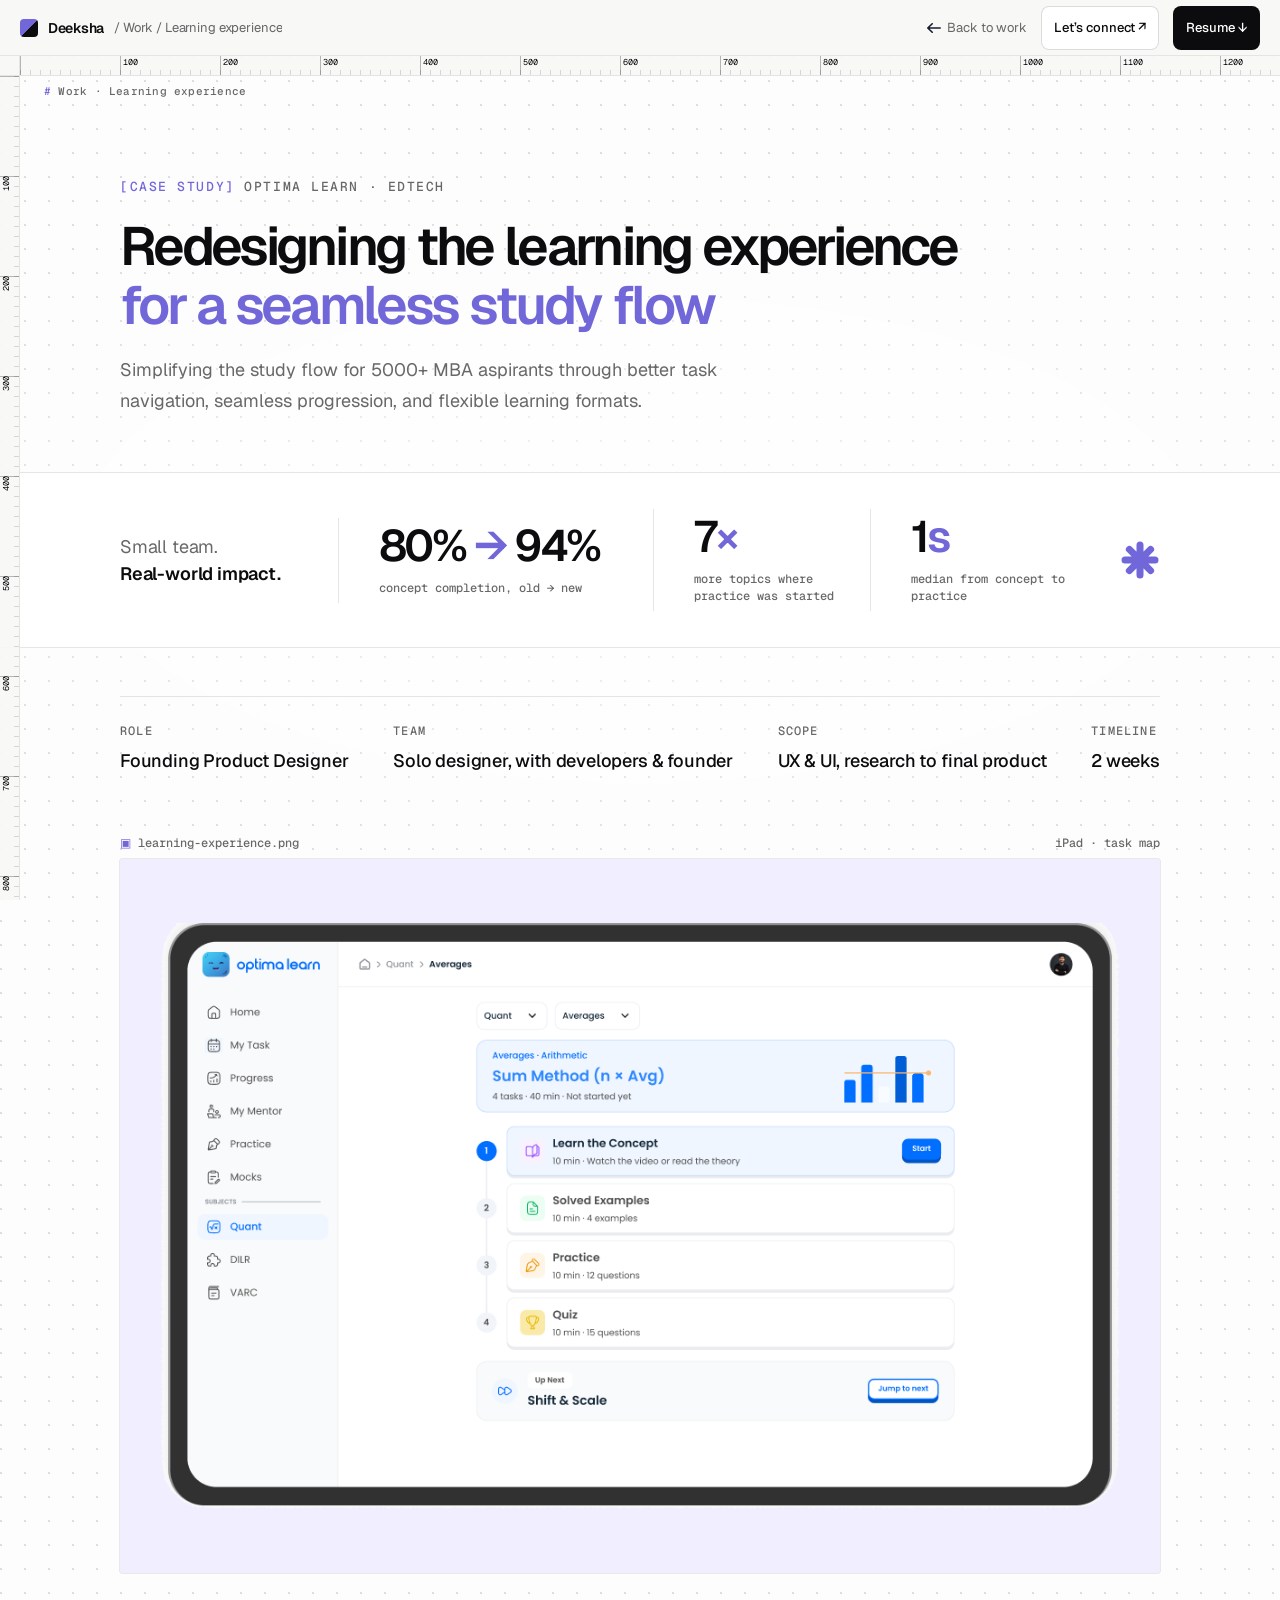
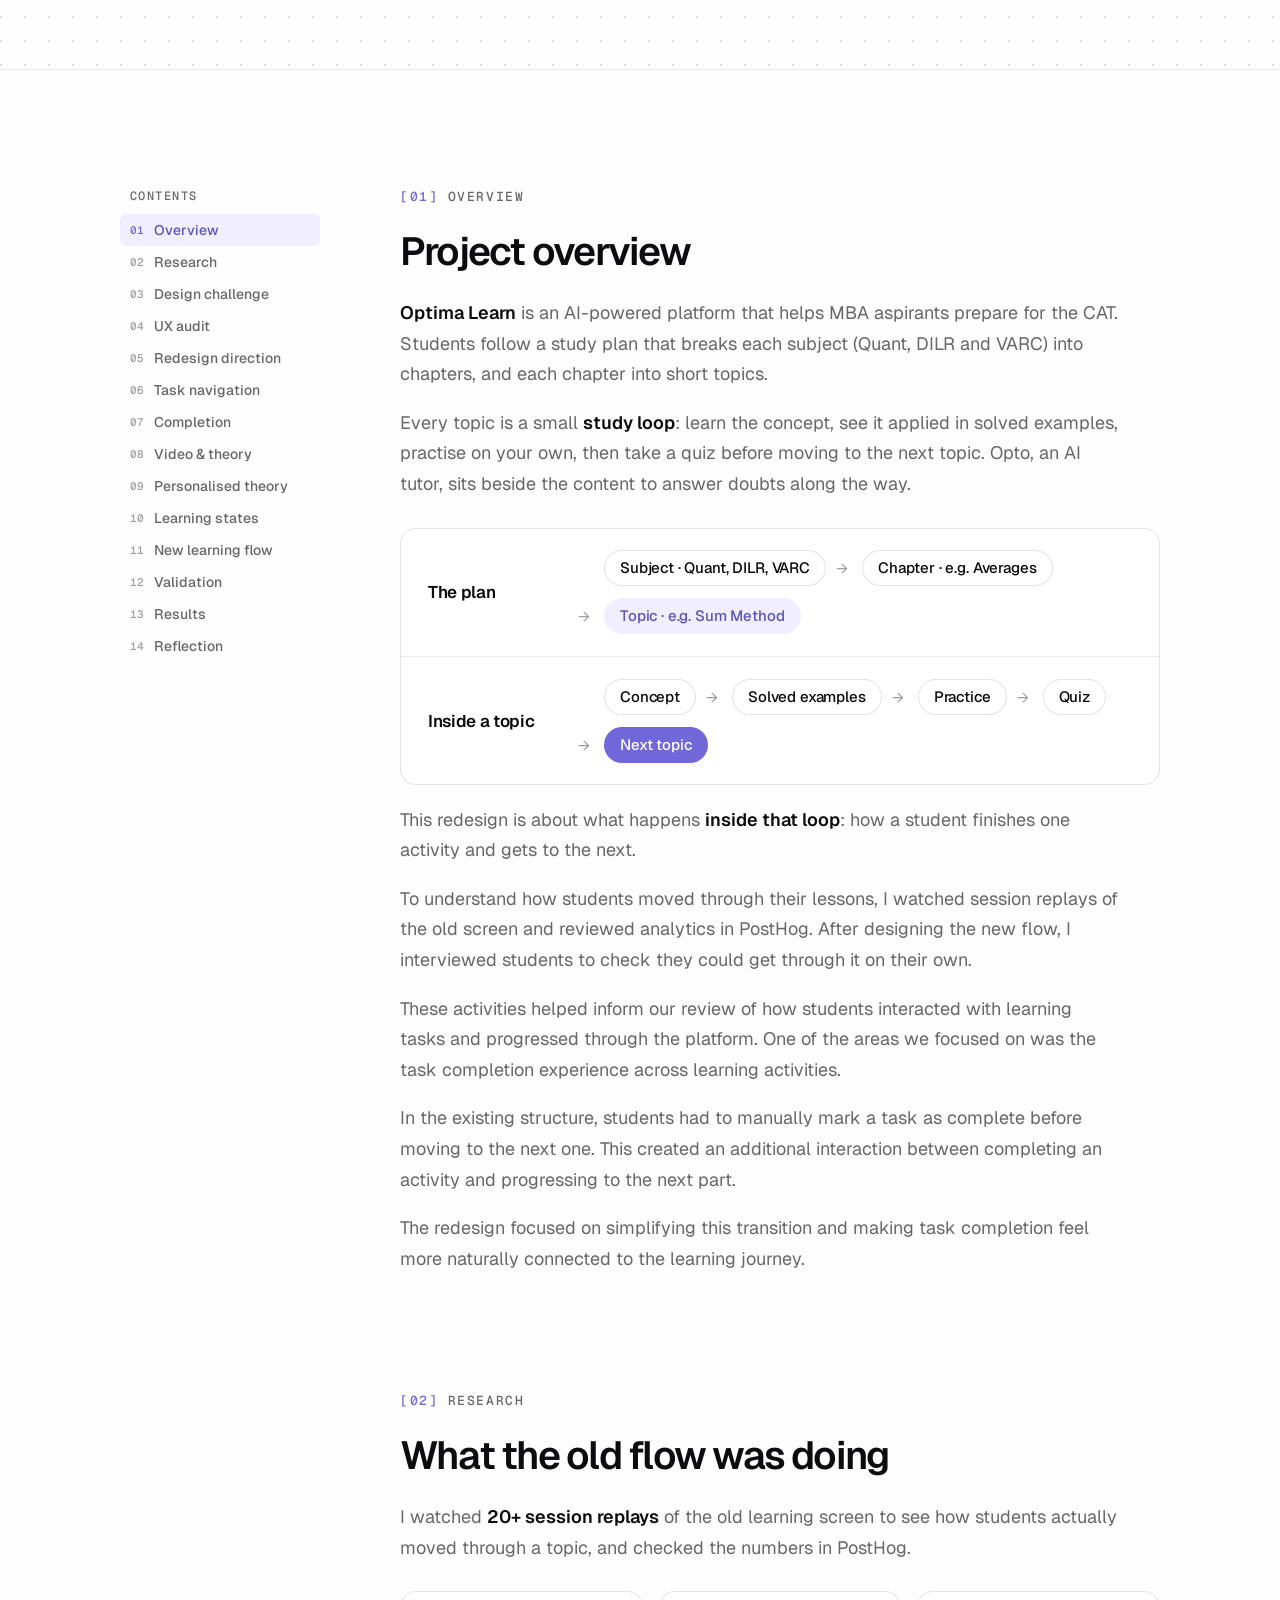
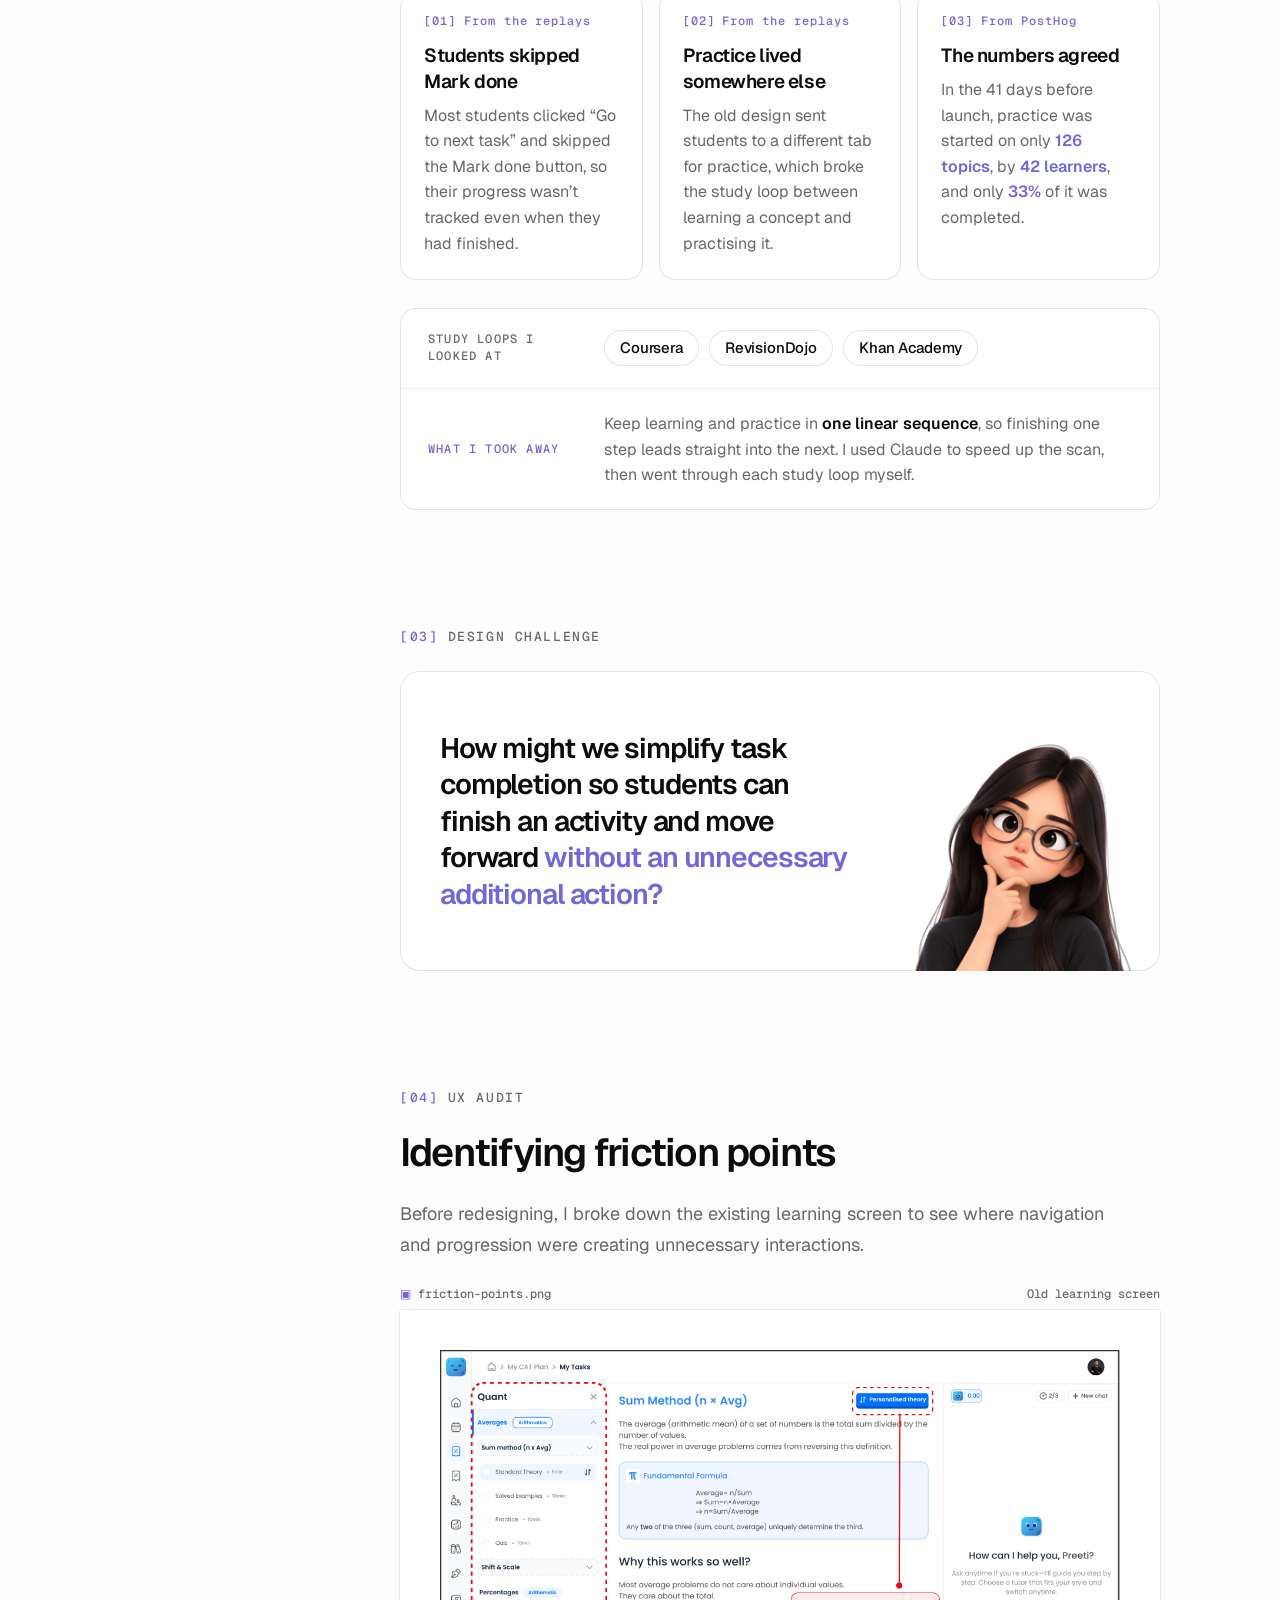
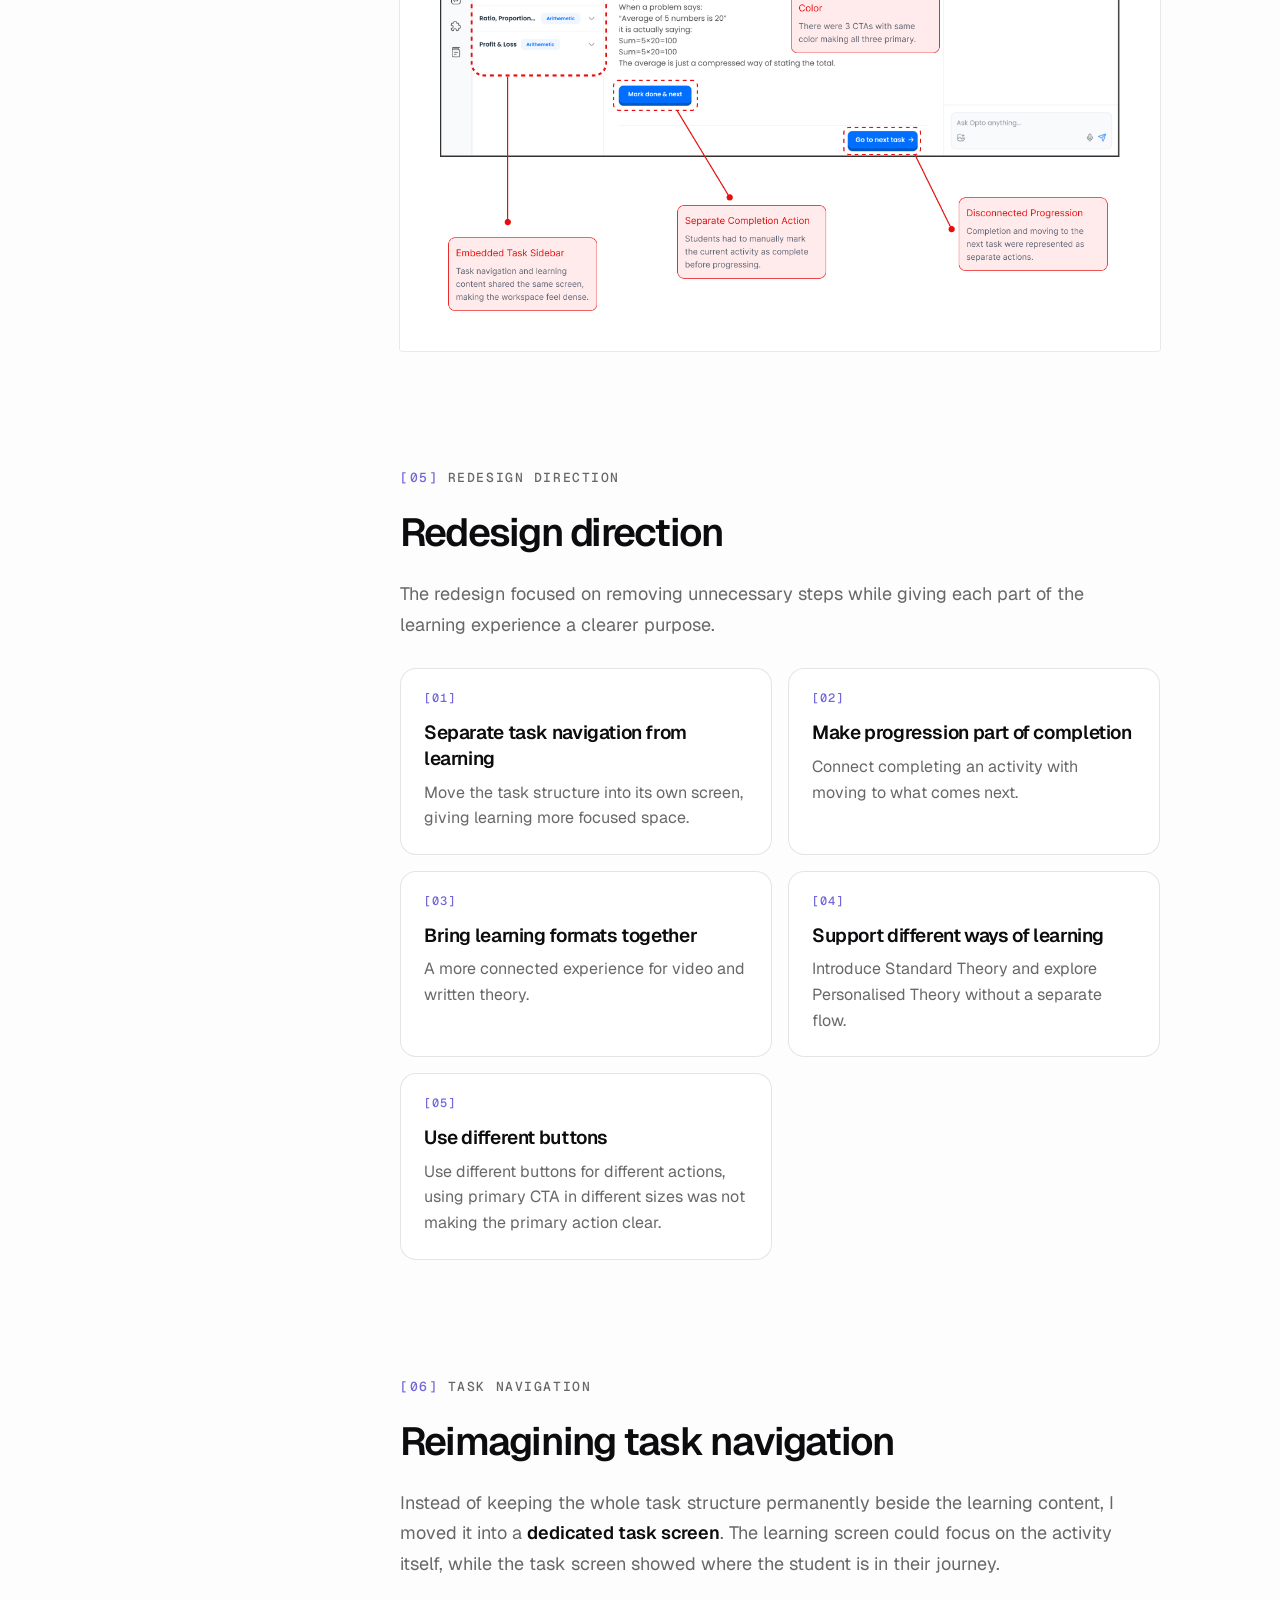
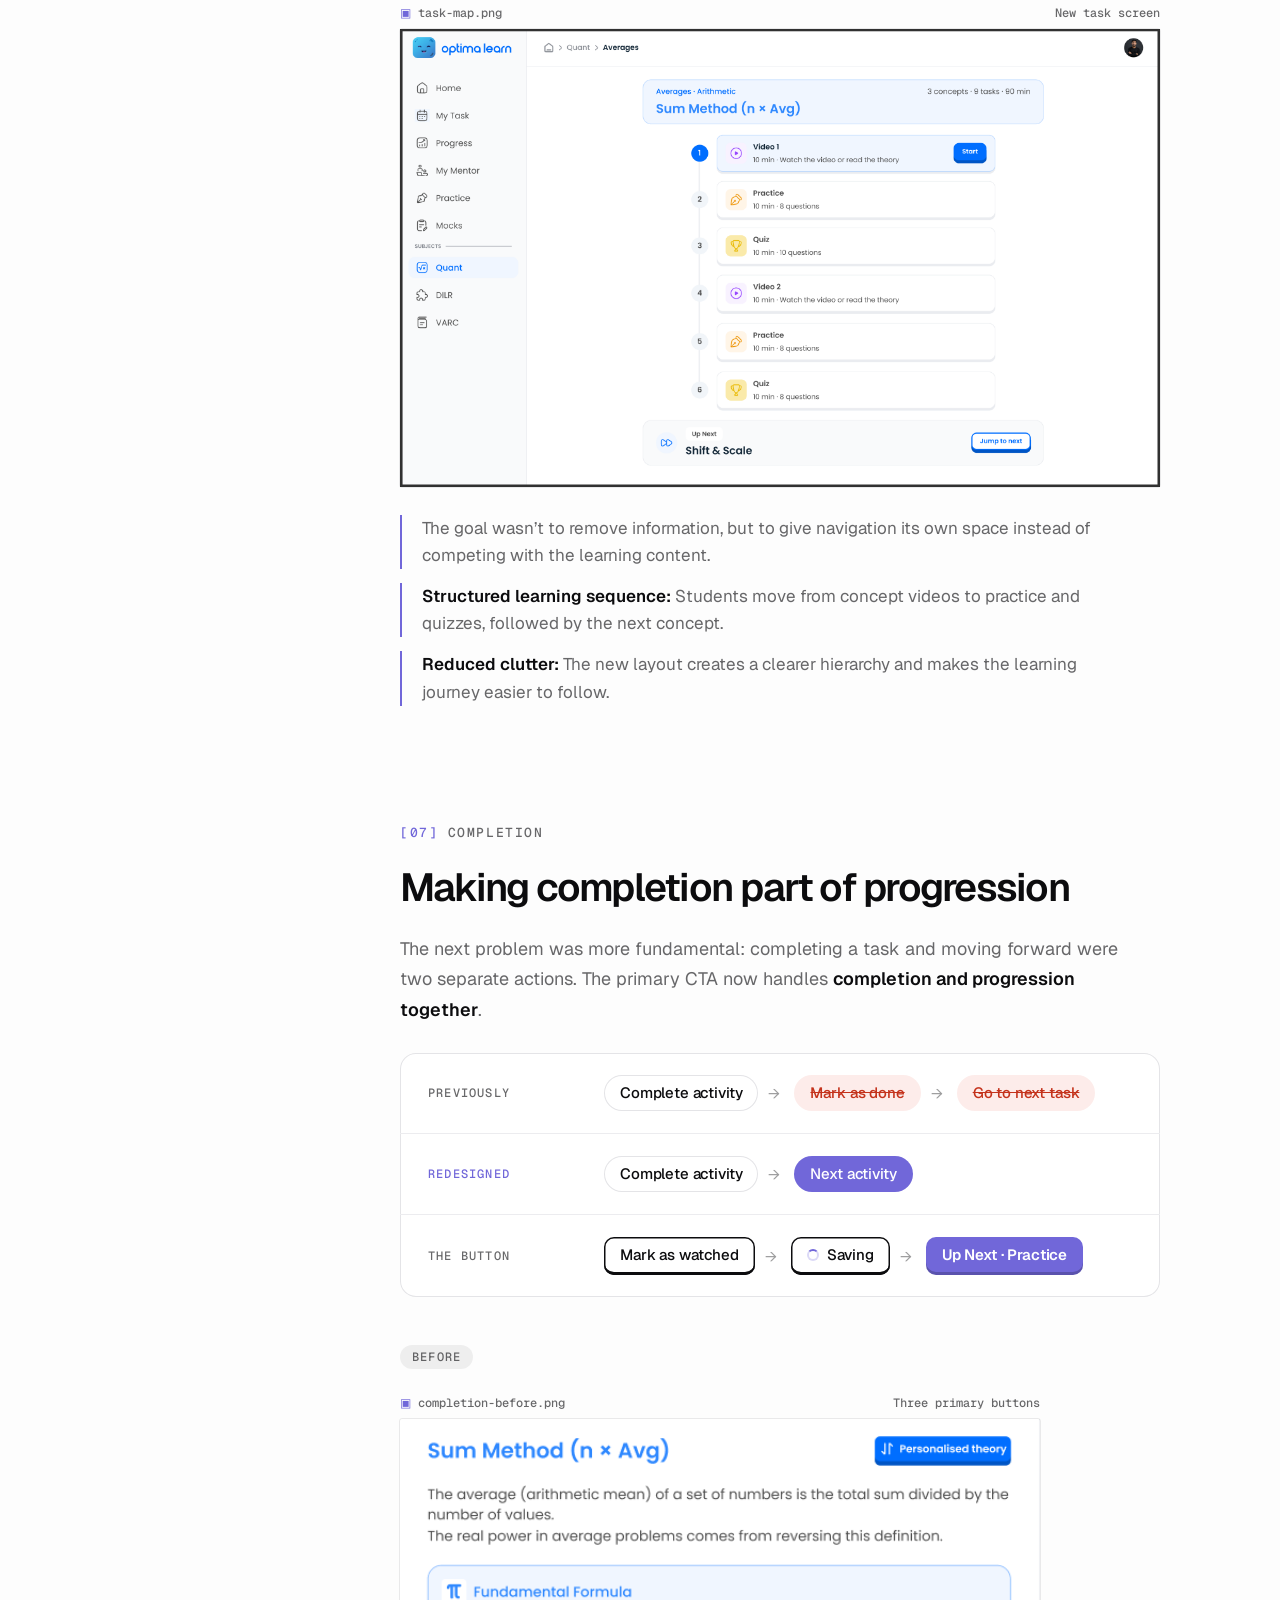
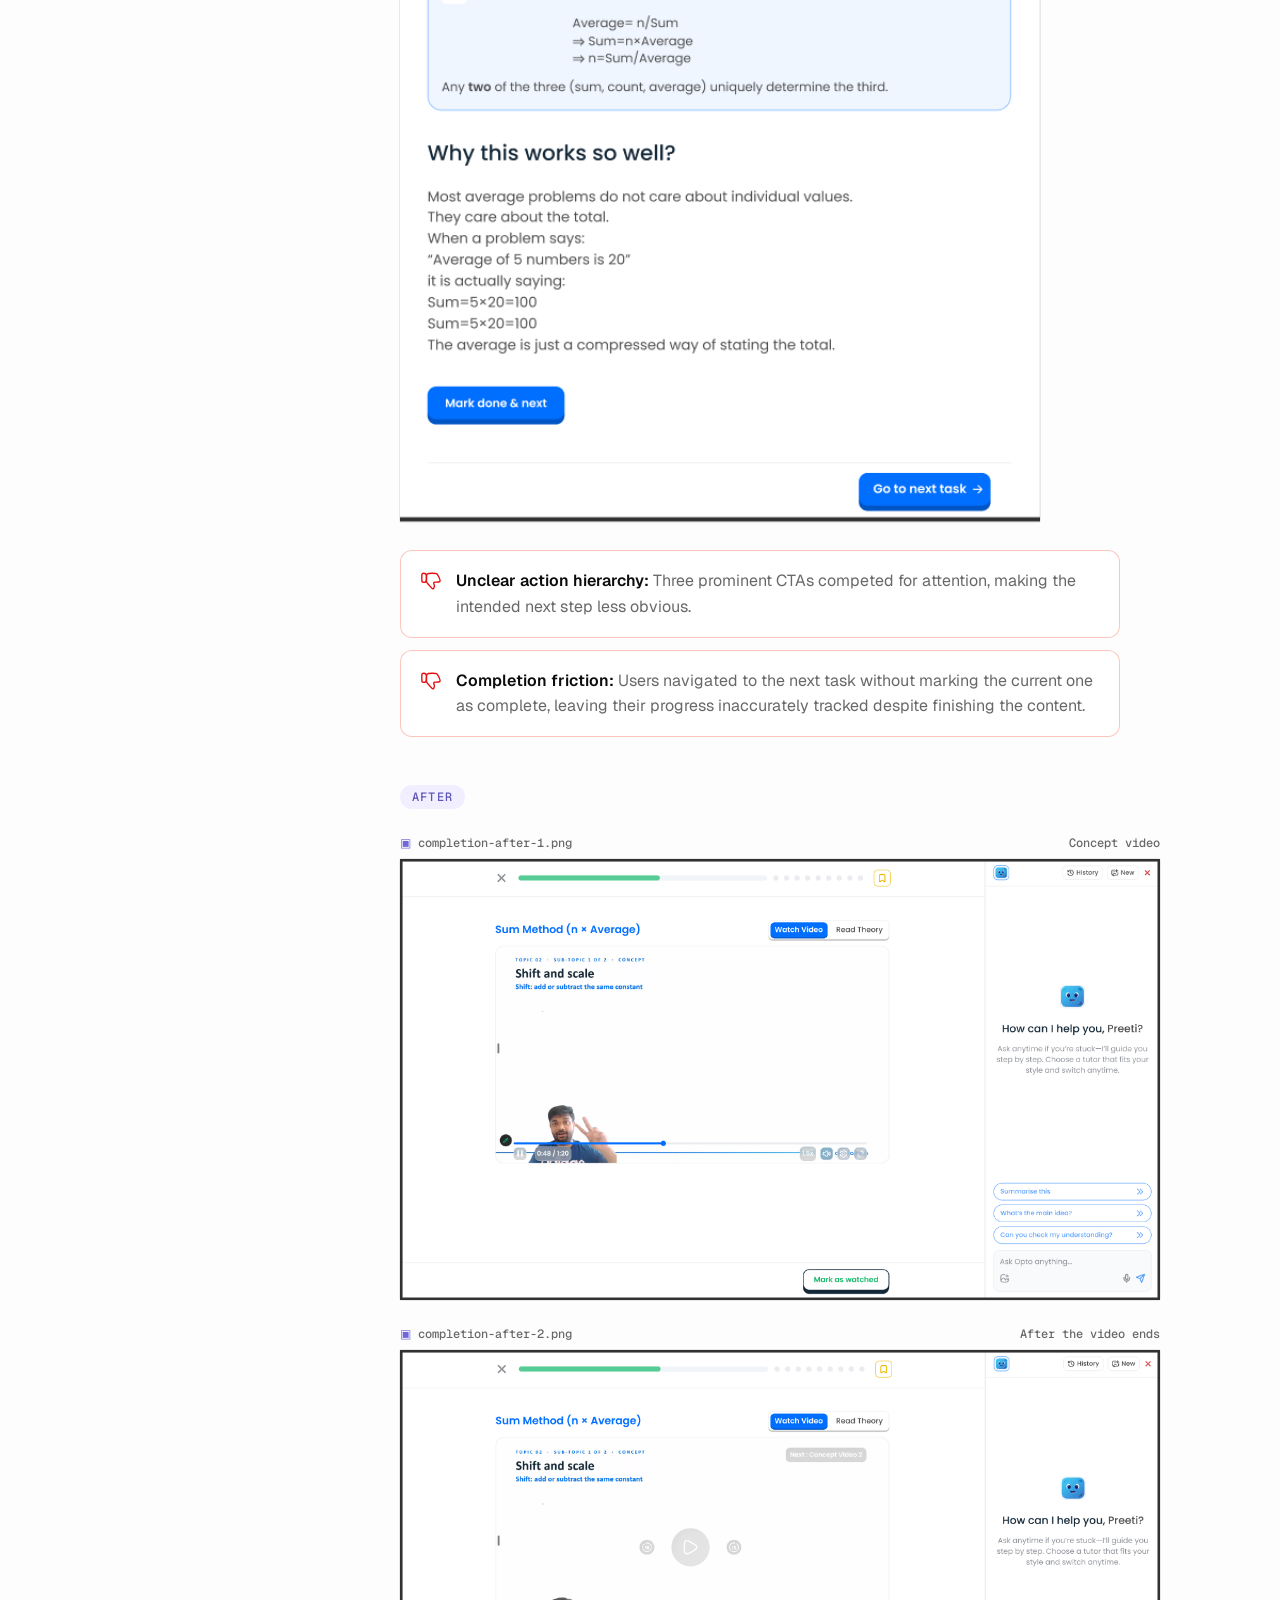
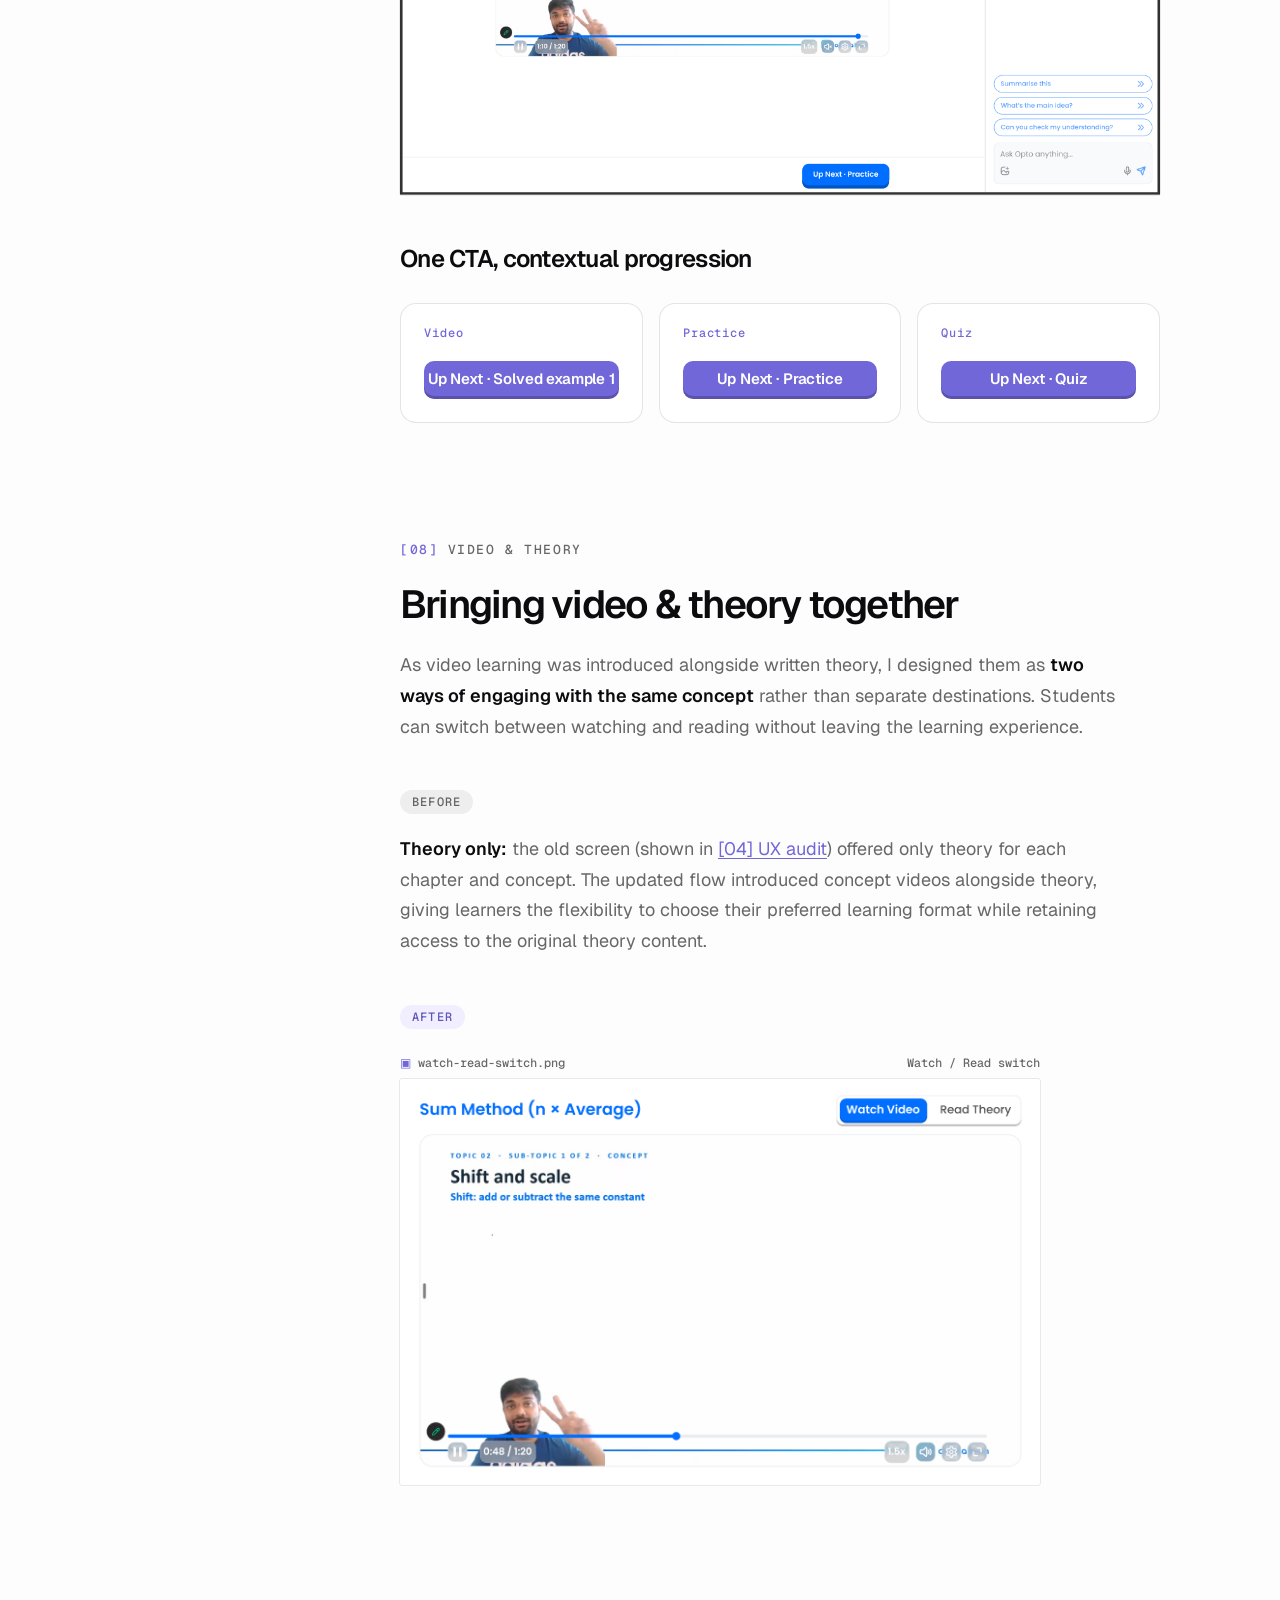
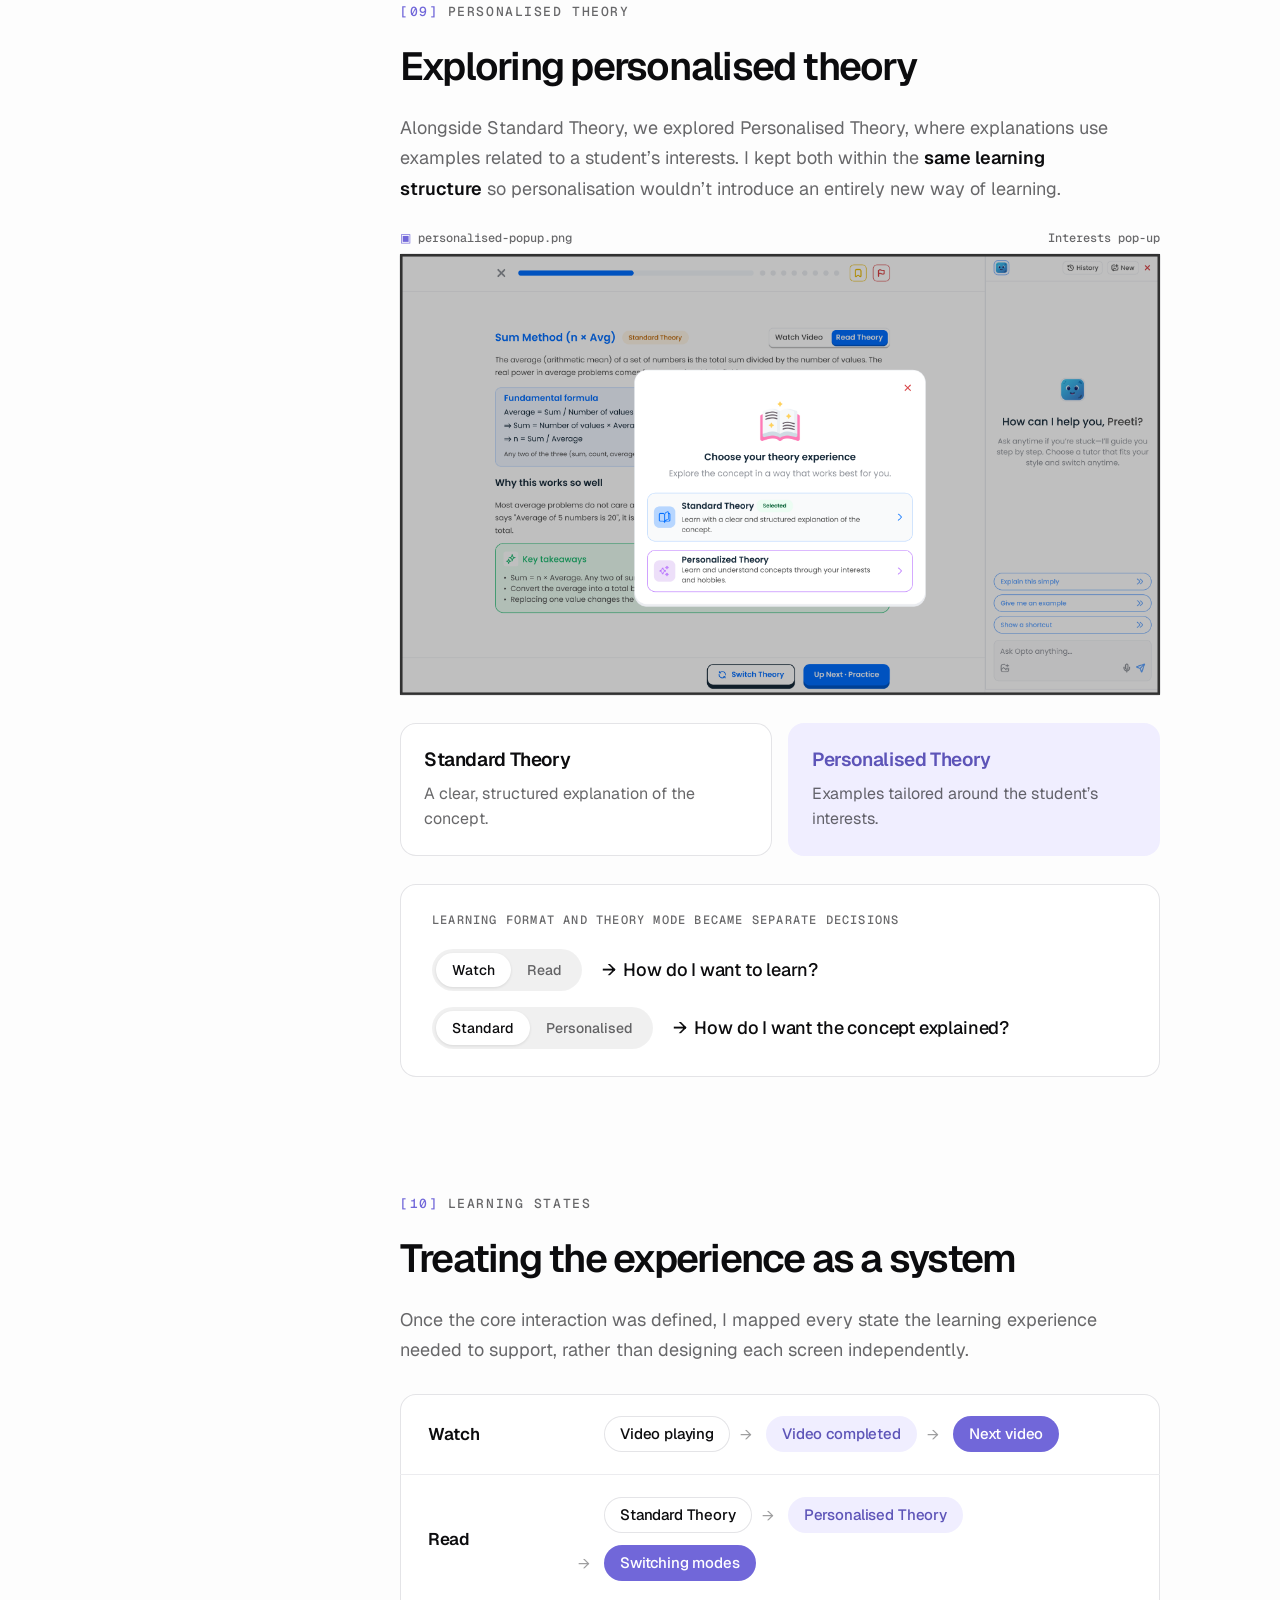
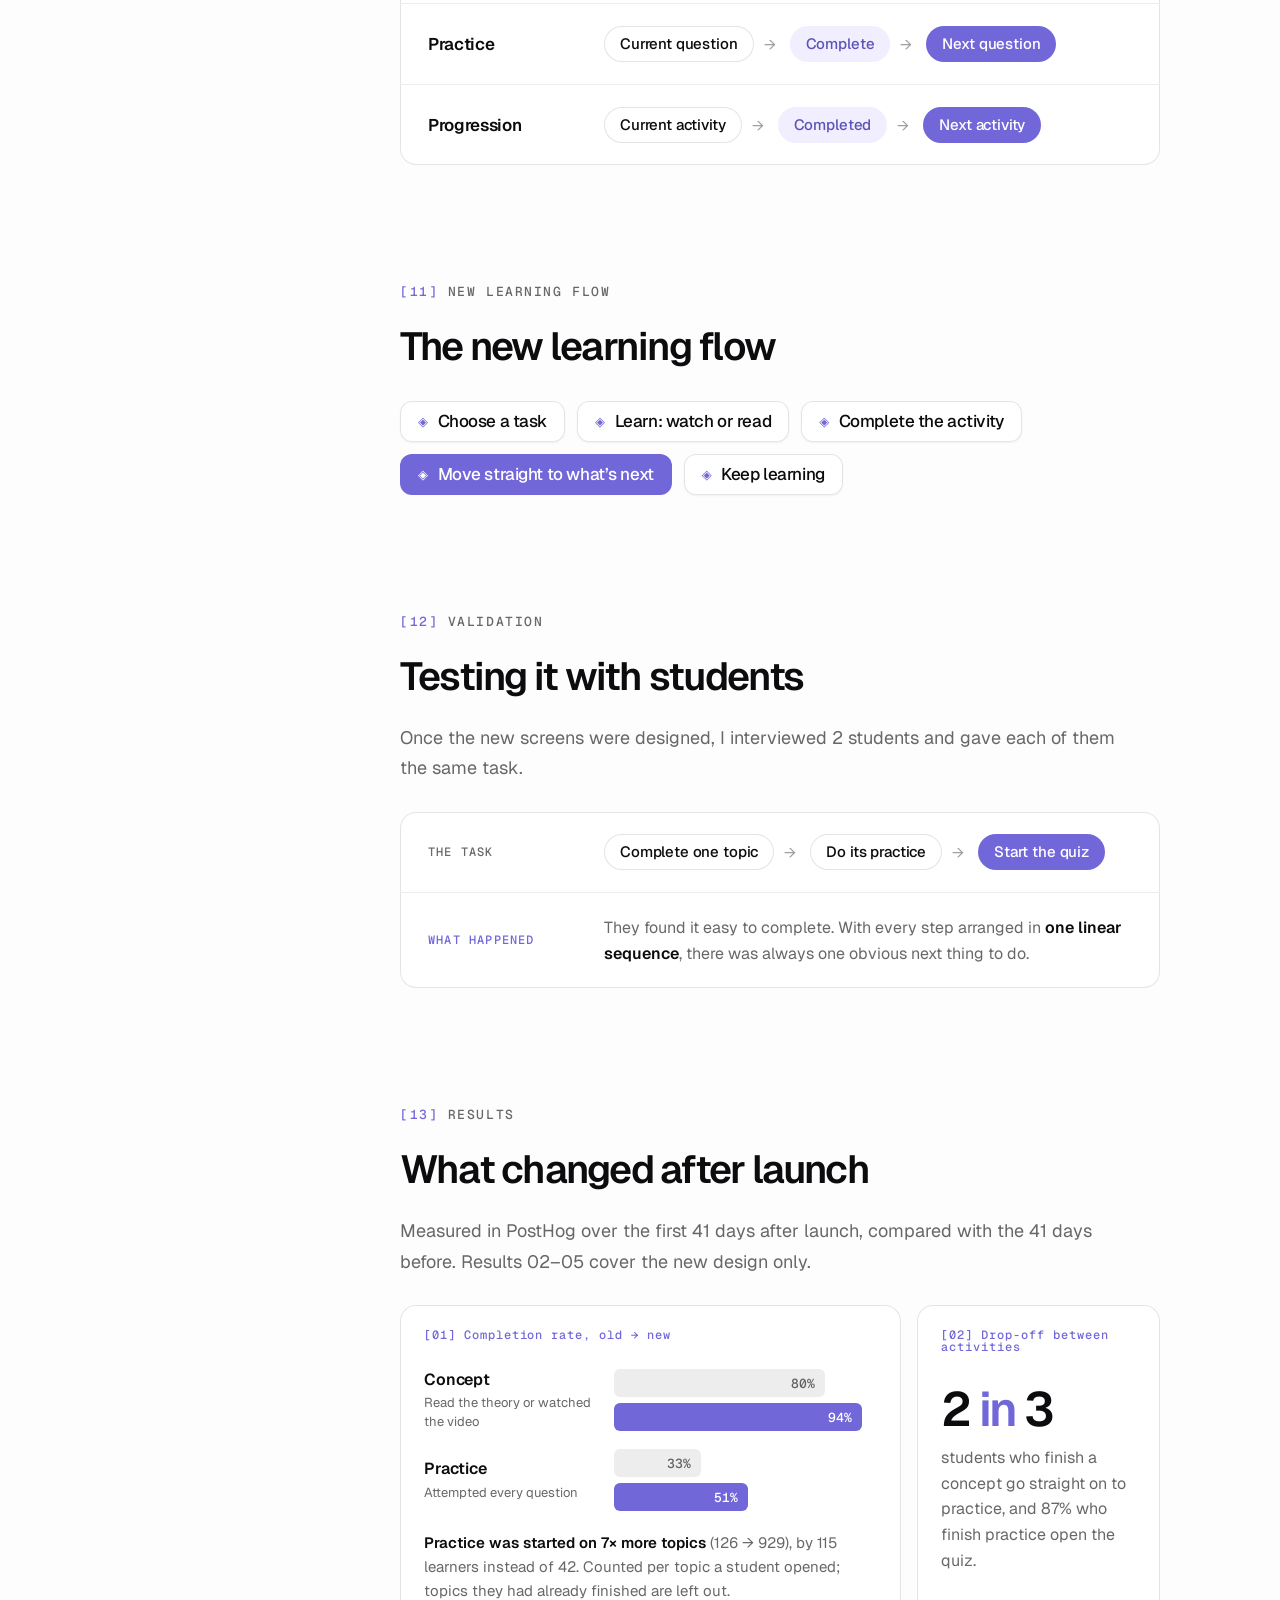
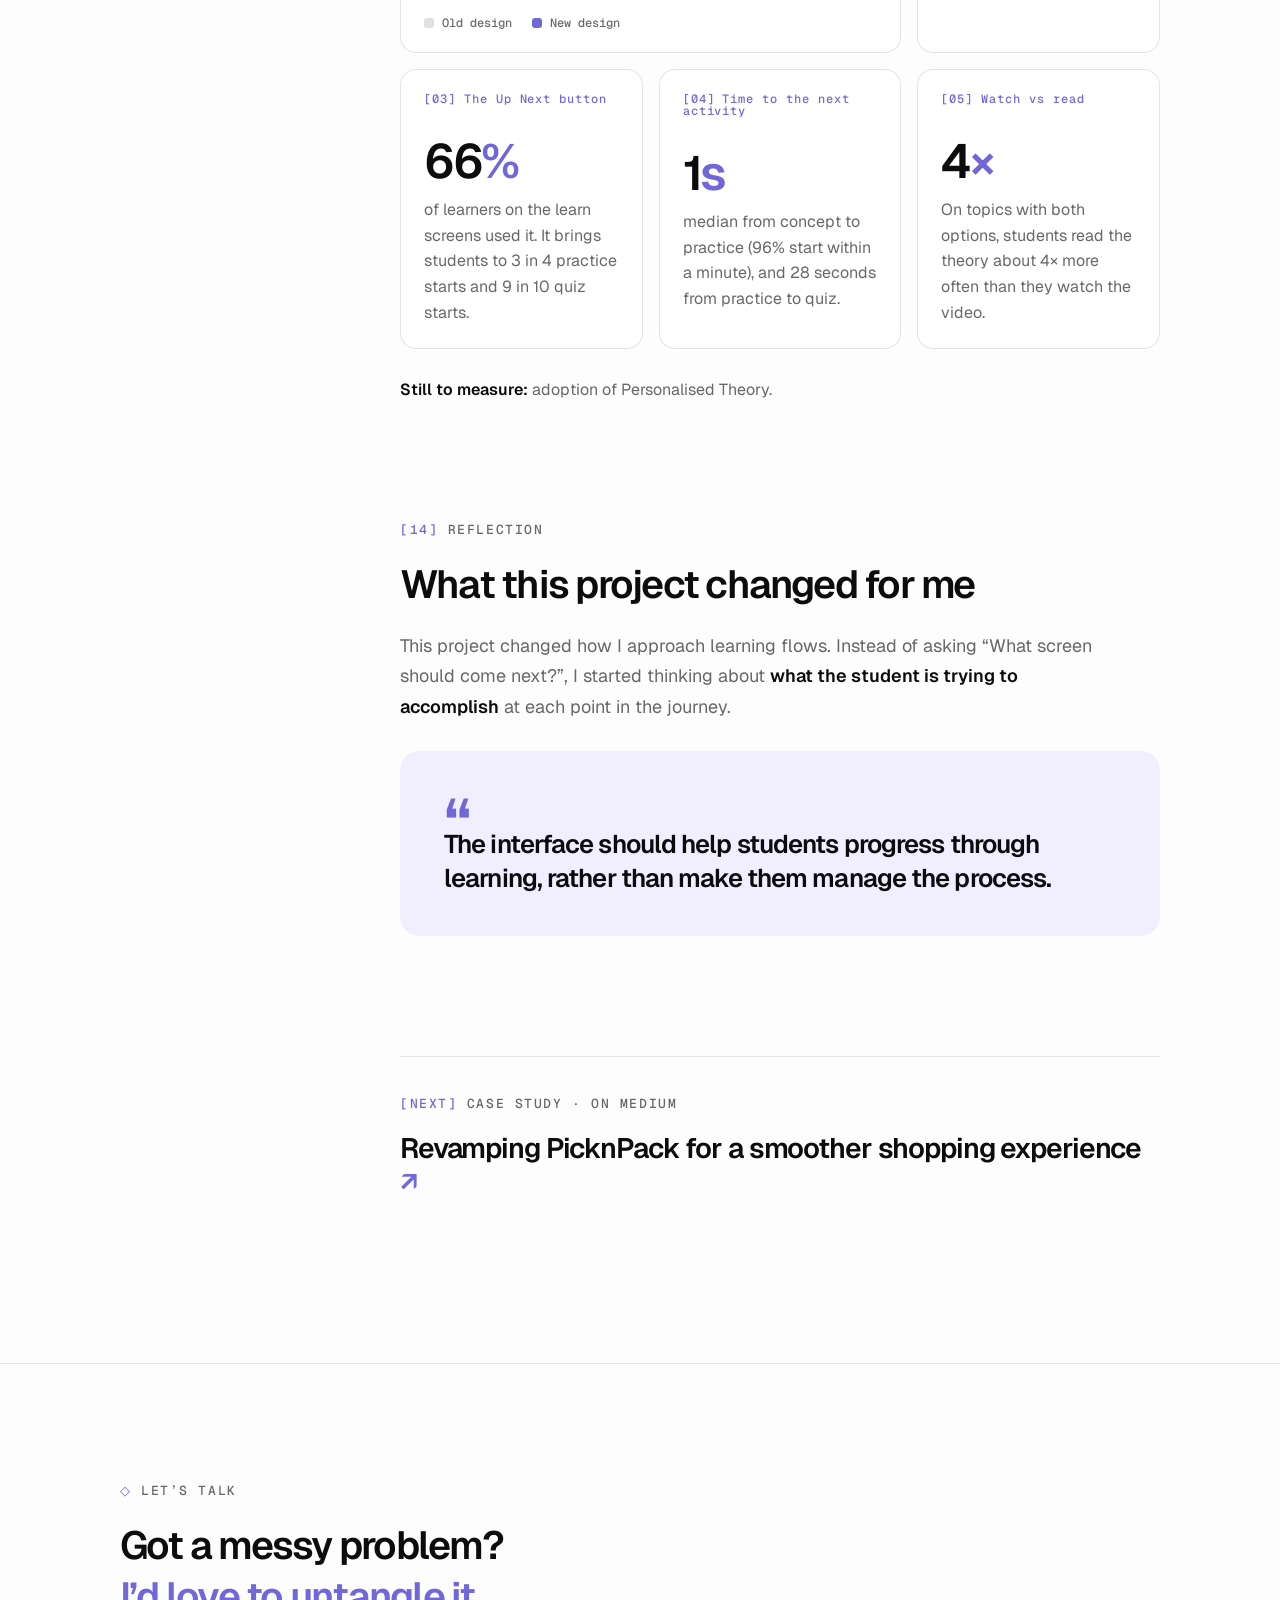
<file: case-studies/learning-experience.html>
<!doctype html>
<html lang="en">
<head>
  <meta charset="utf-8">
  <meta name="viewport" content="width=device-width, initial-scale=1">
  <title>Redesigning the learning experience — Deeksha</title>
  <meta name="description" content="Case study: redesigning Optima Learn's learning experience for a seamless study flow.">
  <link rel="preconnect" href="https://fonts.googleapis.com">
  <link rel="preconnect" href="https://fonts.gstatic.com" crossorigin>
  <link href="https://fonts.googleapis.com/css2?family=Geist:wght@400;500;600&family=Geist+Mono:wght@400;500&family=Inter:wght@400;500;600&family=Manrope:wght@600;700&display=swap" rel="stylesheet">
  <link rel="stylesheet" href="../css/styles.css">
  <link rel="icon" href="../assets/icons/favicon.svg" type="image/svg+xml">
  <link rel="icon" href="../assets/icons/favicon-32.png" sizes="32x32" type="image/png">
  <link rel="apple-touch-icon" href="../assets/icons/apple-touch-icon.png">
  <meta name="theme-color" content="#fdfdfd">
  <!-- link previews (LinkedIn, WhatsApp, Slack, X): image paths must be full URLs -->
  <meta property="og:type" content="website">
  <meta property="og:site_name" content="Deeksha — Portfolio">
  <meta property="og:title" content="Redesigning the learning experience — Deeksha">
  <meta property="og:description" content="Case study: making task completion part of the study flow for 5000+ MBA aspirants on Optima Learn. Concept completion 80% → 94%, practice started on 7× more topics.">
  <meta property="og:url" content="https://deekshaxsingh.github.io/case-studies/learning-experience.html">
  <meta property="og:image" content="https://deekshaxsingh.github.io/assets/og/og-case-study.png">
  <meta property="og:image:width" content="1200">
  <meta property="og:image:height" content="630">
  <meta name="twitter:card" content="summary_large_image">
</head>
<body class="cs-page">

  <header class="topbar">
    <a class="topbar__file" href="../">
      <span class="topbar__icon" aria-hidden="true"></span>
      <span class="topbar__name">Deeksha</span>
      <span class="topbar__path">/ Work / Learning experience</span>
    </a>
    <span></span>
    <div class="topbar__actions">
      <a class="topbar__back" href="../#work"><img src="../assets/icons/arrow-left.svg" alt="">Back to work</a>
      <a class="topbar__btn topbar__btn--secondary" href="https://www.linkedin.com/in/deekshaxsingh" target="_blank" rel="noopener">Let’s connect ↗</a>
      <a class="topbar__btn topbar__btn--primary" href="../assets/Deeksha%20Singh_UX%20Designer%20CV.pdf" download="Deeksha Singh_UX Designer CV.pdf">Resume ↓</a>
    </div>
  </header>

  <!-- same rulers as the homepage; js/main.js numbers them and shows the band for the frame you point at -->
  <span class="ruler__corner" aria-hidden="true"></span>
  <div class="ruler ruler--top" aria-hidden="true"><span class="ruler__band"></span></div>
  <div class="ruler ruler--left" aria-hidden="true"><span class="ruler__band"></span></div>

  <!-- ============ HEADER (dot grid, like the homepage hero) ============ -->
  <header class="cs-hero">
    <p class="crumb" aria-hidden="true"><b>#</b> Work · Learning experience</p>
    <div class="container">
      <p class="eyebrow"><b>[Case study]</b> Optima Learn · Edtech</p>
      <h1 class="cs-title">Redesigning the learning experience<br> <span>for a seamless study flow</span></h1>
      <p class="section-sub">Simplifying the study flow for 5000+ MBA aspirants through better task navigation, seamless progression, and flexible learning formats.</p>
    </div>

    <!-- impact band: headline numbers from [12] Results (PostHog, 41 days before vs after launch) -->
    <div class="cs-stats" role="group" aria-label="Impact">
      <div class="container cs-stats__row">
        <p class="cs-stats__lead">Small team.<br><b>Real-world impact.</b></p>
        <div class="cs-stat"><p class="cs-stat__num">80% <span>→</span> 94%</p><p class="cs-stat__label">concept completion, old → new</p></div>
        <div class="cs-stat"><p class="cs-stat__num">7<span>×</span></p><p class="cs-stat__label">more topics where practice was started</p></div>
        <div class="cs-stat"><p class="cs-stat__num">1<span>s</span></p><p class="cs-stat__label">median from concept to practice</p></div>
        <svg class="cs-stats__mark" viewBox="0 0 40 40" aria-hidden="true"><g stroke="currentColor" stroke-width="7" stroke-linecap="round"><path d="M20 5v30M5 20h30M9.4 9.4l21.2 21.2M30.6 9.4 9.4 30.6"/></g></svg>
      </div>
    </div>

    <div class="container">
      <dl class="cs-meta">
        <div><dt>Role</dt><dd>Founding Product Designer</dd></div>
        <div><dt>Team</dt><dd>Solo designer, with developers &amp; founder</dd></div>
        <div><dt>Scope</dt><dd>UX &amp; UI, research to final product</dd></div>
        <div><dt>Timeline</dt><dd>2 weeks</dd></div>
      </dl>
      <figure class="shot cs-shot cs-shot--hero">
        <figcaption class="shot__cap"><span><b>▣</b> learning-experience.png</span><span>iPad · task map</span></figcaption>
        <div class="shot__frame shot__frame--tint"><img src="../assets/img/cs-learning/hero-ipad.png" alt="The redesigned Optima Learn task map shown on an iPad" width="1062" height="648"></div>
      </figure>
    </div>
  </header>

  <!-- ============ BODY: contents rail + sections ============ -->
  <div class="container cs-layout">

    <!-- contents, styled like a layers list -->
    <nav class="cs-toc" aria-label="Contents">
      <p class="cs-toc__head">Contents</p>
      <ol>
        <li><a href="#overview"><b>01</b>Overview</a></li>
        <li><a href="#research"><b>02</b>Research</a></li>
        <li><a href="#challenge"><b>03</b>Design challenge</a></li>
        <li><a href="#friction"><b>04</b>UX audit</a></li>
        <li><a href="#direction"><b>05</b>Redesign direction</a></li>
        <li><a href="#task-nav"><b>06</b>Task navigation</a></li>
        <li><a href="#completion"><b>07</b>Completion</a></li>
        <li><a href="#video"><b>08</b>Video &amp; theory</a></li>
        <li><a href="#personalised"><b>09</b>Personalised theory</a></li>
        <li><a href="#states"><b>10</b>Learning states</a></li>
        <li><a href="#flow"><b>11</b>New learning flow</a></li>
        <li><a href="#validation"><b>12</b>Validation</a></li>
        <li><a href="#measure"><b>13</b>Results</a></li>
        <li><a href="#reflection"><b>14</b>Reflection</a></li>
      </ol>
    </nav>

    <main class="cs-body">

      <!-- Overview -->
      <section class="cs-section" id="overview" aria-labelledby="overview-title">
        <p class="eyebrow"><b>[01]</b> Overview</p>
        <h2 id="overview-title" class="section-title">Project overview</h2>
        <div class="cs-text">
          <p><strong>Optima Learn</strong> is an AI-powered platform that helps MBA aspirants prepare for the CAT. Students follow a study plan that breaks each subject (Quant, DILR and VARC) into chapters, and each chapter into short topics.</p>
          <p>Every topic is a small <strong>study loop</strong>: learn the concept, see it applied in solved examples, practise on your own, then take a quiz before moving to the next topic. Opto, an AI tutor, sits beside the content to answer doubts along the way.</p>
        </div>
        <div class="cs-diagram cs-diagram--table" role="img" aria-label="How studying works on Optima Learn. A subject such as Quant is split into chapters and topics. Inside each topic, students learn the concept, go through solved examples, practise, take a quiz, then move to the next topic.">
          <div class="cs-diagram__row">
            <p class="cs-diagram__label">The plan</p>
            <ol class="cs-steps"><li class="cs-step">Subject · Quant, DILR, VARC</li><li class="cs-step">Chapter · e.g. Averages</li><li class="cs-step cs-step--tint">Topic · e.g. Sum Method</li></ol>
          </div>
          <div class="cs-diagram__row">
            <p class="cs-diagram__label">Inside a topic</p>
            <ol class="cs-steps"><li class="cs-step">Concept</li><li class="cs-step">Solved examples</li><li class="cs-step">Practice</li><li class="cs-step">Quiz</li><li class="cs-step cs-step--on">Next topic</li></ol>
          </div>
        </div>
        <div class="cs-text">
          <p>This redesign is about what happens <strong>inside that loop</strong>: how a student finishes one activity and gets to the next.</p>
          <p>To understand how students moved through their lessons, I watched session replays of the old screen and reviewed analytics in PostHog. After designing the new flow, I interviewed students to check they could get through it on their own.</p>
          <p>These activities helped inform our review of how students interacted with learning tasks and progressed through the platform. One of the areas we focused on was the task completion experience across learning activities.</p>
          <p>In the existing structure, students had to manually mark a task as complete before moving to the next one. This created an additional interaction between completing an activity and progressing to the next part.</p>
          <p>The redesign focused on simplifying this transition and making task completion feel more naturally connected to the learning journey.</p>
        </div>
      </section>

      <!-- Research (before the redesign) -->
      <section class="cs-section" id="research" aria-labelledby="research-title">
        <p class="eyebrow"><b>[02]</b> Research</p>
        <h2 id="research-title" class="section-title">What the old flow was doing</h2>
        <p class="section-sub">I watched <strong>20+ session replays</strong> of the old learning screen to see how students actually moved through a topic, and checked the numbers in PostHog.</p>
        <div class="cs-grid cs-grid--3">
          <div class="cs-card"><p class="cs-card__num">[01] From the replays</p><p class="cs-card__title">Students skipped Mark done</p><p>Most students clicked “Go to next task” and skipped the Mark done button, so their progress wasn’t tracked even when they had finished.</p></div>
          <div class="cs-card"><p class="cs-card__num">[02] From the replays</p><p class="cs-card__title">Practice lived somewhere else</p><p>The old design sent students to a different tab for practice, which broke the study loop between learning a concept and practising it.</p></div>
          <div class="cs-card"><p class="cs-card__num">[03] From PostHog</p><p class="cs-card__title">The numbers agreed</p><p>In the 41 days before launch, practice was started on only <strong class="cs-hl">126 topics</strong>, by <strong class="cs-hl">42 learners</strong>, and only <strong class="cs-hl">33%</strong> of it was completed.</p></div>
        </div>
        <div class="cs-diagram">
          <div class="cs-diagram__row">
            <p class="cs-diagram__label">Study loops I looked at</p>
            <ul class="cs-steps cs-steps--plain"><li class="cs-step">Coursera</li><li class="cs-step">RevisionDojo</li><li class="cs-step">Khan Academy</li></ul>
          </div>
          <div class="cs-diagram__row">
            <p class="cs-diagram__label cs-diagram__label--brand">What I took away</p>
            <p class="cs-diagram__text">Keep learning and practice in <strong>one linear sequence</strong>, so finishing one step leads straight into the next. I used Claude to speed up the scan, then went through each study loop myself.</p>
          </div>
        </div>
      </section>

      <!-- Design challenge -->
      <section class="cs-section" id="challenge" aria-labelledby="challenge-title">
        <p class="eyebrow"><b>[03]</b> Design challenge</p>
        <div class="cs-challenge">
          <h2 id="challenge-title" class="cs-challenge__q">How might we simplify task completion so students can finish an activity and move forward <span>without an unnecessary additional action?</span></h2>
          <img src="../assets/img/cs-learning/challenge-illustration.png" alt="Illustration of Deeksha thinking, hand on chin" width="351" height="351" loading="lazy">
        </div>
      </section>

      <!-- Friction points -->
      <section class="cs-section" id="friction" aria-labelledby="friction-title">
        <p class="eyebrow"><b>[04]</b> UX audit</p>
        <h2 id="friction-title" class="section-title">Identifying friction points</h2>
        <p class="section-sub">Before redesigning, I broke down the existing learning screen to see where navigation and progression were creating unnecessary interactions.</p>
        <figure class="shot cs-shot cs-shot--padded">
          <figcaption class="shot__cap"><span><b>▣</b> friction-points.png</span><span>Old learning screen</span></figcaption>
          <div class="shot__frame"><img src="../assets/img/cs-learning/friction-points.png" alt="The old learning screen annotated with four friction points: embedded task sidebar, separate completion action, disconnected progression, and three same-colour CTAs" width="1155" height="953" loading="lazy"></div>
        </figure>
      </section>

      <!-- Redesign direction -->
      <section class="cs-section" id="direction" aria-labelledby="direction-title">
        <p class="eyebrow"><b>[05]</b> Redesign direction</p>
        <h2 id="direction-title" class="section-title">Redesign direction</h2>
        <p class="section-sub">The redesign focused on removing unnecessary steps while giving each part of the learning experience a clearer purpose.</p>
        <div class="cs-grid cs-grid--2">
          <div class="cs-card"><p class="cs-card__num">[01]</p><p class="cs-card__title">Separate task navigation from learning</p><p>Move the task structure into its own screen, giving learning more focused space.</p></div>
          <div class="cs-card"><p class="cs-card__num">[02]</p><p class="cs-card__title">Make progression part of completion</p><p>Connect completing an activity with moving to what comes next.</p></div>
          <div class="cs-card"><p class="cs-card__num">[03]</p><p class="cs-card__title">Bring learning formats together</p><p>A more connected experience for video and written theory.</p></div>
          <div class="cs-card"><p class="cs-card__num">[04]</p><p class="cs-card__title">Support different ways of learning</p><p>Introduce Standard Theory and explore Personalised Theory without a separate flow.</p></div>
          <div class="cs-card"><p class="cs-card__num">[05]</p><p class="cs-card__title">Use different buttons</p><p>Use different buttons for different actions, using primary CTA in different sizes was not making the primary action clear.</p></div>
        </div>
      </section>

      <!-- Task navigation -->
      <section class="cs-section" id="task-nav" aria-labelledby="task-nav-title">
        <p class="eyebrow"><b>[06]</b> Task navigation</p>
        <h2 id="task-nav-title" class="section-title">Reimagining task navigation</h2>
        <p class="section-sub">Instead of keeping the whole task structure permanently beside the learning content, I moved it into a <strong>dedicated task screen</strong>. The learning screen could focus on the activity itself, while the task screen showed where the student is in their journey.</p>
        <figure class="shot cs-shot">
          <figcaption class="shot__cap"><span><b>▣</b> task-map.png</span><span>New task screen</span></figcaption>
          <div class="shot__frame"><img src="../assets/img/cs-learning/task-map.png" alt="The new task screen: the topic's videos, practice and quizzes in order, with a Start button on the first and the next topic below" width="1200" height="722" loading="lazy"></div>
        </figure>
        <ul class="cs-notes">
          <li>The goal wasn’t to remove information, but to give navigation its own space instead of competing with the learning content.</li>
          <li><strong>Structured learning sequence:</strong> Students move from concept videos to practice and quizzes, followed by the next concept.</li>
          <li><strong>Reduced clutter:</strong> The new layout creates a clearer hierarchy and makes the learning journey easier to follow.</li>
        </ul>
      </section>

      <!-- Completion -->
      <section class="cs-section" id="completion" aria-labelledby="completion-title">
        <p class="eyebrow"><b>[07]</b> Completion</p>
        <h2 id="completion-title" class="section-title">Making completion part of progression</h2>
        <p class="section-sub">The next problem was more fundamental: completing a task and moving forward were two separate actions. The primary CTA now handles <strong>completion and progression together</strong>.</p>
        <div class="cs-diagram" role="img" aria-label="Flow comparison: previously, completing an activity was followed by Mark as done and Go to next task. Redesigned, completing an activity leads straight to the next activity, and the button goes from Mark as watched to Up Next · Practice.">
          <div class="cs-diagram__row">
            <p class="cs-diagram__label">Previously</p>
            <ol class="cs-steps">
              <li class="cs-step">Complete activity</li>
              <li class="cs-step cs-step--cut">Mark as done</li>
              <li class="cs-step cs-step--cut">Go to next task</li>
            </ol>
          </div>
          <div class="cs-diagram__row">
            <p class="cs-diagram__label cs-diagram__label--brand">Redesigned</p>
            <ol class="cs-steps">
              <li class="cs-step">Complete activity</li>
              <li class="cs-step cs-step--on">Next activity</li>
            </ol>
          </div>
          <div class="cs-diagram__row">
            <p class="cs-diagram__label">The button</p>
            <ol class="cs-steps">
              <li class="cs-step cs-step--ghost">Mark as watched</li>
              <li class="cs-step cs-step--ghost"><i class="cs-spin" aria-hidden="true"></i>Saving</li>
              <li class="cs-step cs-step--btn">Up Next · Practice</li>
            </ol>
          </div>
        </div>

        <p class="cs-tag">Before</p>
        <figure class="shot cs-shot cs-shot--narrow">
          <figcaption class="shot__cap"><span><b>▣</b> completion-before.png</span><span>Three primary buttons</span></figcaption>
          <div class="shot__frame"><img src="../assets/img/cs-learning/completion-before-ctas.png" alt="The old theory content with three same-colour primary buttons: Personalised theory, Mark done &amp; next, and Go to next task" width="600" height="659" loading="lazy"></div>
        </figure>
        <div class="cs-issue"><img src="../assets/icons/thumbs-down.svg" alt=""><p><strong>Unclear action hierarchy:</strong> Three prominent CTAs competed for attention, making the intended next step less obvious.</p></div>
        <div class="cs-issue"><img src="../assets/icons/thumbs-down.svg" alt=""><p><strong>Completion friction:</strong> Users navigated to the next task without marking the current one as complete, leaving their progress inaccurately tracked despite finishing the content.</p></div>

        <p class="cs-tag cs-tag--after">After</p>
        <figure class="shot cs-shot">
          <figcaption class="shot__cap"><span><b>▣</b> completion-after-1.png</span><span>Concept video</span></figcaption>
          <div class="shot__frame"><img src="../assets/img/cs-learning/completion-after-1.png" alt="The new concept video screen with a single primary button" width="1200" height="697" loading="lazy"></div>
        </figure>
        <figure class="shot cs-shot">
          <figcaption class="shot__cap"><span><b>▣</b> completion-after-2.png</span><span>After the video ends</span></figcaption>
          <div class="shot__frame"><img src="../assets/img/cs-learning/completion-after-2.png" alt="The new concept screen after finishing the video" width="1200" height="703" loading="lazy"></div>
        </figure>

        <h3 class="cs-h3">One CTA, contextual progression</h3>
        <div class="cs-grid cs-grid--3 cs-ctas" role="img" aria-label="The primary button label changes by activity type: after a video it says Up Next · Solved example 1, in practice Up Next · Practice, and in a quiz Up Next · Quiz">
          <div class="cs-card"><p class="cs-card__num">Video</p><span class="cs-step cs-step--btn">Up Next · Solved example 1</span></div>
          <div class="cs-card"><p class="cs-card__num">Practice</p><span class="cs-step cs-step--btn">Up Next · Practice</span></div>
          <div class="cs-card"><p class="cs-card__num">Quiz</p><span class="cs-step cs-step--btn">Up Next · Quiz</span></div>
        </div>
      </section>

      <!-- Video & theory -->
      <section class="cs-section" id="video" aria-labelledby="video-title">
        <p class="eyebrow"><b>[08]</b> Video &amp; theory</p>
        <h2 id="video-title" class="section-title">Bringing video &amp; theory together</h2>
        <p class="section-sub">As video learning was introduced alongside written theory, I designed them as <strong>two ways of engaging with the same concept</strong> rather than separate destinations. Students can switch between watching and reading without leaving the learning experience.</p>
        <p class="cs-tag">Before</p>
        <p class="cs-text"><strong>Theory only:</strong> the old screen (shown in <a class="cs-link" href="#friction">[04] UX audit</a>) offered only theory for each chapter and concept. The updated flow introduced concept videos alongside theory, giving learners the flexibility to choose their preferred learning format while retaining access to the original theory content.</p>
        <p class="cs-tag cs-tag--after">After</p>
        <figure class="shot cs-shot cs-shot--narrow">
          <figcaption class="shot__cap"><span><b>▣</b> watch-read-switch.png</span><span>Watch / Read switch</span></figcaption>
          <div class="shot__frame"><img src="../assets/img/cs-learning/watch-read-switch.png" alt="The concept screen with a Watch Video and Read Theory switch above the video" width="662" height="420" loading="lazy"></div>
        </figure>
      </section>

      <!-- Personalised theory -->
      <section class="cs-section" id="personalised" aria-labelledby="personalised-title">
        <p class="eyebrow"><b>[09]</b> Personalised theory</p>
        <h2 id="personalised-title" class="section-title">Exploring personalised theory</h2>
        <p class="section-sub">Alongside Standard Theory, we explored Personalised Theory, where explanations use examples related to a student’s interests. I kept both within the <strong>same learning structure</strong> so personalisation wouldn’t introduce an entirely new way of learning.</p>
        <figure class="shot cs-shot">
          <figcaption class="shot__cap"><span><b>▣</b> personalised-popup.png</span><span>Interests pop-up</span></figcaption>
          <div class="shot__frame"><img src="../assets/img/cs-learning/personalised-popup.png" alt="Pop-up asking students about their interests for personalised theory" width="1200" height="696" loading="lazy"></div>
        </figure>
        <div class="cs-grid cs-grid--2">
          <div class="cs-card"><p class="cs-card__title">Standard Theory</p><p>A clear, structured explanation of the concept.</p></div>
          <div class="cs-card cs-card--tint"><p class="cs-card__title">Personalised Theory</p><p>Examples tailored around the student’s interests.</p></div>
        </div>
        <div class="cs-decisions">
          <p class="cs-decisions__head">Learning format and theory mode became separate decisions</p>
          <div class="cs-decision">
            <span class="segmented" aria-hidden="true"><span class="is-on">Watch</span><span>Read</span></span>
            <p>→&nbsp; How do I want to learn?</p>
          </div>
          <div class="cs-decision">
            <span class="segmented" aria-hidden="true"><span class="is-on">Standard</span><span>Personalised</span></span>
            <p>→&nbsp; How do I want the concept explained?</p>
          </div>
        </div>
      </section>

      <!-- Learning states -->
      <section class="cs-section" id="states" aria-labelledby="states-title">
        <p class="eyebrow"><b>[10]</b> Learning states</p>
        <h2 id="states-title" class="section-title">Treating the experience as a system</h2>
        <p class="section-sub">Once the core interaction was defined, I mapped every state the learning experience needed to support, rather than designing each screen independently.</p>
        <div class="cs-diagram cs-diagram--table" role="img" aria-label="Map of learning states. Watch: video playing, video completed, next video. Read: standard theory, personalised theory, switching modes. Practice: current question, complete, next question. Progression: current activity, completed, next activity.">
          <div class="cs-diagram__row"><p class="cs-diagram__label">Watch</p><ol class="cs-steps"><li class="cs-step">Video playing</li><li class="cs-step cs-step--tint">Video completed</li><li class="cs-step cs-step--on">Next video</li></ol></div>
          <div class="cs-diagram__row"><p class="cs-diagram__label">Read</p><ol class="cs-steps"><li class="cs-step">Standard Theory</li><li class="cs-step cs-step--tint">Personalised Theory</li><li class="cs-step cs-step--on">Switching modes</li></ol></div>
          <div class="cs-diagram__row"><p class="cs-diagram__label">Practice</p><ol class="cs-steps"><li class="cs-step">Current question</li><li class="cs-step cs-step--tint">Complete</li><li class="cs-step cs-step--on">Next question</li></ol></div>
          <div class="cs-diagram__row"><p class="cs-diagram__label">Progression</p><ol class="cs-steps"><li class="cs-step">Current activity</li><li class="cs-step cs-step--tint">Completed</li><li class="cs-step cs-step--on">Next activity</li></ol></div>
        </div>
        <!-- TODO: learning state map / flow diagram image (empty placeholder in Figma) -->
      </section>

      <!-- New learning flow -->
      <section class="cs-section" id="flow" aria-labelledby="flow-title">
        <p class="eyebrow"><b>[11]</b> New learning flow</p>
        <h2 id="flow-title" class="section-title">The new learning flow</h2>
        <ol class="cs-flow">
          <li class="chip chip--space"><i>◈</i>Choose a task</li>
          <li class="chip chip--space"><i>◈</i>Learn: watch or read</li>
          <li class="chip chip--space"><i>◈</i>Complete the activity</li>
          <li class="chip chip--space is-on"><i>◈</i>Move straight to what’s next</li>
          <li class="chip chip--space"><i>◈</i>Keep learning</li>
        </ol>
        <!-- TODO: strongest final redesigned learning screen or prototype (empty placeholder in Figma) -->
      </section>

      <!-- Validation (after the redesign) -->
      <section class="cs-section" id="validation" aria-labelledby="validation-title">
        <p class="eyebrow"><b>[12]</b> Validation</p>
        <h2 id="validation-title" class="section-title">Testing it with students</h2>
        <p class="section-sub">Once the new screens were designed, I interviewed 2 students and gave each of them the same task.</p>
        <div class="cs-diagram">
          <div class="cs-diagram__row">
            <p class="cs-diagram__label">The task</p>
            <ol class="cs-steps"><li class="cs-step">Complete one topic</li><li class="cs-step">Do its practice</li><li class="cs-step cs-step--on">Start the quiz</li></ol>
          </div>
          <div class="cs-diagram__row">
            <p class="cs-diagram__label cs-diagram__label--brand">What happened</p>
            <p class="cs-diagram__text">They found it easy to complete. With every step arranged in <strong>one linear sequence</strong>, there was always one obvious next thing to do.</p>
          </div>
        </div>
      </section>

      <!-- Results (PostHog, web app topic learn flow) -->
      <section class="cs-section" id="measure" aria-labelledby="measure-title">
        <p class="eyebrow"><b>[13]</b> Results</p>
        <h2 id="measure-title" class="section-title">What changed after launch</h2>
        <p class="section-sub">Measured in PostHog over the first 41 days after launch, compared with the 41 days before. Results 02–05 cover the new design only.</p>
        <div class="cs-results">
          <div class="cs-card cs-result cs-result--wide">
            <p class="cs-card__num">[01] Completion rate, old → new</p>
            <div class="cs-compare">
              <div class="cs-compare__row">
                <p class="cs-compare__name">Concept<span>Read the theory or watched the video</span></p>
                <div class="cs-compare__bars">
                  <span class="cs-bar cs-bar--old" style="--v:80%"><b>80%</b></span>
                  <span class="cs-bar cs-bar--new" style="--v:94%"><b>94%</b></span>
                </div>
              </div>
              <div class="cs-compare__row">
                <p class="cs-compare__name">Practice<span>Attempted every question</span></p>
                <div class="cs-compare__bars">
                  <span class="cs-bar cs-bar--old" style="--v:33%"><b>33%</b></span>
                  <span class="cs-bar cs-bar--new" style="--v:51%"><b>51%</b></span>
                </div>
              </div>
            </div>
            <p class="cs-result__note"><strong>Practice was started on 7× more topics</strong> (126 → 929), by 115 learners instead of 42. Counted per topic a student opened; topics they had already finished are left out.</p>
            <p class="cs-legend"><i class="cs-legend__old"></i>Old design <i class="cs-legend__new"></i>New design</p>
          </div>
          <div class="cs-card cs-result">
            <p class="cs-card__num">[02] Drop-off between activities</p>
            <p class="cs-result__num">2 <span>in</span> 3</p>
            <p>students who finish a concept go straight on to practice, and 87% who finish practice open the quiz.</p>
          </div>
          <div class="cs-card cs-result">
            <p class="cs-card__num">[03] The Up Next button</p>
            <p class="cs-result__num">66<span>%</span></p>
            <p>of learners on the learn screens used it. It brings students to 3 in 4 practice starts and 9 in 10 quiz starts.</p>
          </div>
          <div class="cs-card cs-result">
            <p class="cs-card__num">[04] Time to the next activity</p>
            <p class="cs-result__num">1<span>s</span></p>
            <p>median from concept to practice (96% start within a minute), and 28 seconds from practice to quiz.</p>
          </div>
          <div class="cs-card cs-result">
            <p class="cs-card__num">[05] Watch vs read</p>
            <p class="cs-result__num">4<span>×</span></p>
            <p>On topics with both options, students read the theory about 4× more often than they watch the video.</p>
          </div>
        </div>
        <p class="cs-result__next"><b>Still to measure:</b> adoption of Personalised Theory.</p>
      </section>

      <!-- Reflection -->
      <section class="cs-section" id="reflection" aria-labelledby="reflection-title">
        <p class="eyebrow"><b>[14]</b> Reflection</p>
        <h2 id="reflection-title" class="section-title">What this project changed for me</h2>
        <p class="section-sub">This project changed how I approach learning flows. Instead of asking “What screen should come next?”, I started thinking about <strong>what the student is trying to accomplish</strong> at each point in the journey.</p>
        <blockquote class="cs-quote">
          <p>The interface should help students progress through learning, rather than make them manage the process.</p>
        </blockquote>
      </section>

      <!-- Next case study: PicknPack, on Medium -->
      <a class="cs-next cs-next--live" href="https://medium.com/@deekshaxsingh/redesigning-picknpack-a-ux-ui-case-study-for-an-e-commerce-website-e2cd00944172" target="_blank" rel="noopener" data-cursor="Read on Medium">
        <p class="eyebrow"><b>[Next]</b> Case study · on Medium</p>
        <p class="cs-next__title">Revamping PicknPack for a smoother shopping experience <span>↗</span></p>
      </a>
    </main>
  </div>

  <!-- ============ FOOTER (same as the homepage) ============ -->
  <footer class="site-footer" id="contact">
    <div class="container">
      <p class="eyebrow"><b>◇</b> Let’s talk</p>
      <h2 class="section-title site-footer__title">Got a messy problem?<br><span>I’d love to untangle it.</span></h2>
      <p class="section-sub site-footer__sub">Open to product design roles and freelance projects. I reply within a day.</p>
      <div class="site-footer__ctas">
        <a class="btn btn--ink site-footer__hello" href="mailto:deekshaxsingh@gmail.com" data-copy-email="deekshaxsingh@gmail.com" data-cursor="Copy email">Say hello ↗</a>
        <a class="btn btn--secondary" href="https://www.linkedin.com/in/deekshaxsingh" target="_blank" rel="noopener">LinkedIn <img src="../assets/icons/arrow-up-right.svg" alt=""></a>
        <a class="btn btn--secondary" href="../assets/Deeksha%20Singh_UX%20Designer%20CV.pdf" download="Deeksha Singh_UX Designer CV.pdf">Resume ↓</a>
        <div class="cursor cursor--deeksha site-footer__cursor" aria-hidden="true">
          <img class="cursor__arrow" src="../assets/icons/cursor-pink.svg" alt="">
          <span class="cursor__tag">Deeksha</span>
        </div>
      </div>
      <div class="site-footer__bar">
        <span>© 2026 Deeksha · designed in Figma, built in code</span>
        <span class="site-footer__clock">Delhi · <time data-clock>--:--</time> IST</span>
        <a href="../">Back to home ↑</a>
      </div>
    </div>
  </footer>
  <div class="you-cursor cursor" aria-hidden="true">
    <img class="cursor__arrow" src="../assets/icons/cursor-you.svg" alt="">
    <span class="cursor__tag">You</span>
  </div>

  <script src="../js/main.js" defer></script>
</body>
</html>
</file>
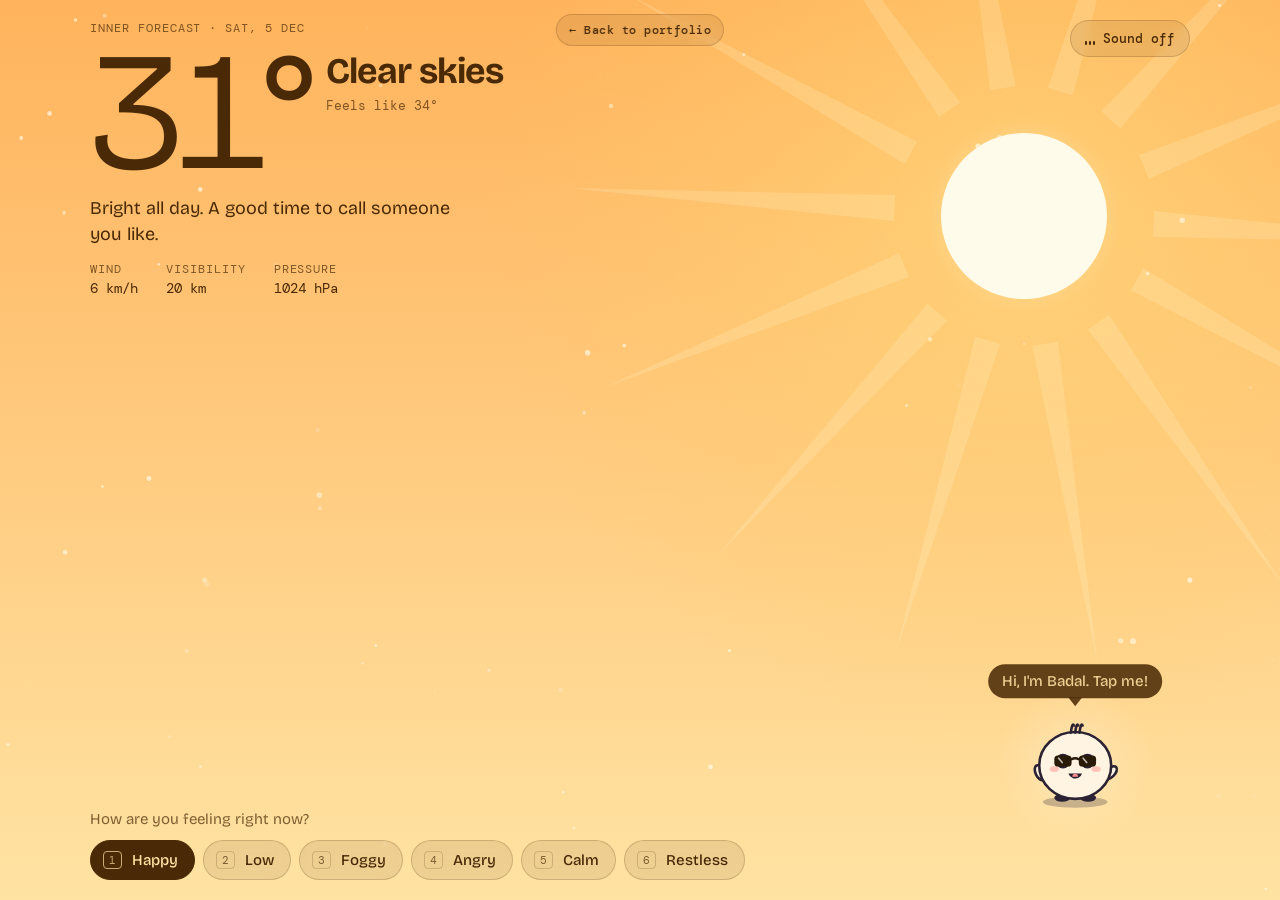
<file: playground/mood-weather.html>
<!doctype html><html><head><meta charset=utf8><meta name=viewport content="width=device-width,initial-scale=1,viewport-fit=cover"><style>:root{color-scheme:light;box-sizing:border-box;padding-top:env(safe-area-inset-top,0px);padding-bottom:env(safe-area-inset-bottom,0px)}html{scroll-padding-top:env(safe-area-inset-top,0px)}body{margin:0;padding:0;font:14px -apple-system,BlinkMacSystemFont,sans-serif;background:#fff;color:#000}img{max-width:100%}[hidden]:not([hidden=until-found i]){display:none!important}</style>  <meta name="description" content="Pick how you feel and the sky changes with you. Rain, fog, snow, and a small friend named Badal. A playground experiment by Deeksha.">
  <link rel="icon" href="../assets/icons/favicon.svg" type="image/svg+xml">
  <link rel="icon" href="../assets/icons/favicon-32.png" sizes="32x32" type="image/png">
  <link rel="apple-touch-icon" href="../assets/icons/apple-touch-icon.png">
  <meta name="theme-color" content="#fdfdfd">
  <!-- link previews (LinkedIn, WhatsApp, Slack, X): image paths must be full URLs -->
  <meta property="og:type" content="website">
  <meta property="og:site_name" content="Deeksha — Portfolio">
  <meta property="og:title" content="Mood Weather — Deeksha">
  <meta property="og:description" content="Pick how you feel and the sky changes with you. Rain, fog, snow, and a small friend named Badal. A playground experiment by Deeksha.">
  <meta property="og:url" content="https://deekshaxsingh.github.io/playground/mood-weather.html">
  <meta property="og:image" content="https://deekshaxsingh.github.io/assets/og/og-home.png">
  <meta property="og:image:width" content="1200">
  <meta property="og:image:height" content="630">
  <meta name="twitter:card" content="summary_large_image">
</head><body>
<title>Mood Weather</title>
<meta name="claude:viewport-fit-sides" content="cover">
<link rel="preconnect" href="https://fonts.googleapis.com">
<link rel="preconnect" href="https://fonts.gstatic.com" crossorigin>
<link rel="stylesheet" href="https://fonts.googleapis.com/css2?family=Bricolage+Grotesque:opsz,wght@12..96,300;12..96,500;12..96,700&family=DM+Mono:wght@400;500&display=swap">
<style>
/* Layout: full-bleed sky canvas; forecast readout top-left, mood selector docked at the bottom.
   Single look by choice: each mood sets its own sky and ink, so the page ignores the host theme. */
:root {
  --sky-top: #ffb35c;
  --sky-bottom: #ffe3a3;
  --ink: #4a2a06;
  --ink-soft: rgba(74, 42, 6, 0.68);
  --glass: rgba(74, 42, 6, 0.08);
  --glass-strong: rgba(74, 42, 6, 0.16);
  --font-display: "Bricolage Grotesque", "Avenir Next", "Segoe UI", system-ui, sans-serif;
  --font-mono: "DM Mono", ui-monospace, "SFMono-Regular", Menlo, monospace;
  color-scheme: light;
}
html, body { height: 100%; }
body {
  background: linear-gradient(var(--sky-top), var(--sky-bottom));
  color: var(--ink);
  font-family: var(--font-display);
  overflow: hidden;
}
canvas#sky { position: fixed; inset: 0; width: 100%; height: 100%; display: block; }

.ui {
  position: relative;
  z-index: 1;
  height: 100%;
  display: flex;
  flex-direction: column;
  justify-content: space-between;
  gap: 24px;
  padding-left: max(16px, env(safe-area-inset-left, 0px));
  padding-right: max(16px, env(safe-area-inset-right, 0px));
  padding-block: 20px;
  box-sizing: border-box;
  pointer-events: none;
}
.ui > * { pointer-events: auto; }
.wrap { width: 100%; max-width: 1100px; margin: 0 auto; }

.top { display: flex; justify-content: space-between; align-items: flex-start; gap: 16px; }
.eyebrow {
  font-family: var(--font-mono);
  font-size: 12px;
  letter-spacing: 0.08em;
  text-transform: uppercase;
  color: var(--ink-soft);
}
.readout { display: grid; gap: 6px; max-width: 34rem; min-width: 0; }
.temp-row { display: flex; align-items: flex-start; gap: 18px; flex-wrap: wrap; }
.temp {
  font-weight: 300;
  font-size: clamp(76px, 16vw, 168px);
  line-height: 0.85;
  letter-spacing: -0.04em;
  font-variant-numeric: tabular-nums;
}
.cond { display: grid; gap: 4px; padding-top: 0.6em; }
.cond h1 {
  margin: 0;
  font-weight: 700;
  font-size: clamp(24px, 4vw, 36px);
  letter-spacing: -0.02em;
  text-wrap: balance;
}
.feels { font-family: var(--font-mono); font-size: 13px; color: var(--ink-soft); }
.forecast {
  margin: 10px 0 0;
  font-size: 18px;
  line-height: 1.45;
  max-width: 30ch;
  text-wrap: pretty;
}
.stats {
  margin: 14px 0 0;
  display: grid;
  grid-template-columns: repeat(3, auto);
  justify-content: start;
  gap: 4px 28px;
  font-family: var(--font-mono);
  font-size: 12px;
}
.stats dt { color: var(--ink-soft); text-transform: uppercase; letter-spacing: 0.08em; }
.stats dd { margin: 0; font-size: 14px; font-variant-numeric: tabular-nums; }
.stats div { display: grid; gap: 2px; }

.sound {
  flex: none;
  display: inline-flex; align-items: center; gap: 8px;
  font: 500 13px var(--font-mono);
  color: var(--ink);
  background: var(--glass);
  border: 1px solid var(--glass-strong);
  border-radius: 999px;
  padding: 9px 14px;
  cursor: pointer;
  backdrop-filter: blur(8px);
  -webkit-backdrop-filter: blur(8px);
}
.sound:hover { background: var(--glass-strong); }
.sound .bars { display: inline-flex; gap: 2px; align-items: flex-end; height: 12px; }
.sound .bars i { width: 2px; background: currentColor; height: 4px; border-radius: 1px; }
.sound[aria-pressed="true"] .bars i { animation: eq 0.9s ease-in-out infinite alternate; }
.sound[aria-pressed="true"] .bars i:nth-child(2) { animation-delay: -0.3s; }
.sound[aria-pressed="true"] .bars i:nth-child(3) { animation-delay: -0.6s; }
@keyframes eq { from { height: 3px; } to { height: 12px; } }

.bottom { display: grid; gap: 12px; }
.prompt { font-size: 15px; color: var(--ink-soft); margin: 0; }
.moods { display: flex; flex-wrap: wrap; gap: 8px; }
.mood {
  font: 500 15px var(--font-display);
  color: var(--ink);
  background: var(--glass);
  border: 1px solid var(--glass-strong);
  border-radius: 999px;
  padding: 10px 16px 10px 12px;
  display: inline-flex; align-items: center; gap: 10px;
  cursor: pointer;
  backdrop-filter: blur(8px);
  -webkit-backdrop-filter: blur(8px);
  transition: background 0.2s, transform 0.2s;
}
.mood:hover { background: var(--glass-strong); transform: translateY(-2px); }
.mood kbd {
  font: 400 11px var(--font-mono);
  color: var(--ink-soft);
  border: 1px solid var(--glass-strong);
  border-radius: 4px;
  padding: 1px 5px;
}
.mood[aria-pressed="true"] { background: var(--ink); color: var(--sky-bottom); border-color: var(--ink); }
.mood[aria-pressed="true"] kbd { color: inherit; border-color: currentColor; opacity: 0.7; }
button:focus-visible { outline: 2px solid var(--ink); outline-offset: 3px; }

.swap { transition: opacity 0.45s ease, transform 0.45s ease; }
.swap.out { opacity: 0; transform: translateY(8px); }

@media (max-width: 560px) {
  .stats { grid-template-columns: repeat(2, auto); }
  .forecast { font-size: 16px; }
  .mood kbd { display: none; }
  .sound .label { display: none; }
}
@media (prefers-reduced-motion: reduce) {
  .swap, .mood { transition: none; }
}
.back {
  position: fixed; z-index: 2; top: max(14px, env(safe-area-inset-top, 0px)); left: 50%; transform: translateX(-50%);
  font: 500 12px var(--font-mono); letter-spacing: .04em; color: var(--ink); text-decoration: none;
  background: var(--glass); border: 1px solid var(--glass-strong); border-radius: 999px; padding: 7px 12px;
  backdrop-filter: blur(8px); -webkit-backdrop-filter: blur(8px);
}
.back:hover { background: var(--glass-strong); }
</style>

<canvas id="sky" aria-hidden="true"></canvas>

<a class="back" href="../#playground">← Back to portfolio</a>

<div class="ui">
  <header class="wrap top">
    <section class="readout" aria-live="polite">
      <span class="eyebrow" id="date">Inner forecast</span>
      <div class="swap" id="swap">
        <div class="temp-row">
          <div class="temp" id="temp">31°</div>
          <div class="cond">
            <h1 id="cond">Clear skies</h1>
            <span class="feels" id="feels">Feels like 34°</span>
          </div>
        </div>
        <p class="forecast" id="forecast">Bright all day. A good time to call someone you like.</p>
        <dl class="stats">
          <div><dt>Wind</dt><dd id="wind">6 km/h</dd></div>
          <div><dt>Visibility</dt><dd id="vis">20 km</dd></div>
          <div><dt>Pressure</dt><dd id="pres">1024 hPa</dd></div>
        </dl>
      </div>
    </section>
    <button class="sound" id="sound" aria-pressed="false">
      <span class="bars" aria-hidden="true"><i></i><i></i><i></i></span>
      <span class="label">Sound off</span>
    </button>
  </header>

  <footer class="wrap bottom">
    <p class="prompt">How are you feeling right now?</p>
    <div class="moods" id="moods" role="group" aria-label="Choose a mood"></div>
  </footer>
</div>

<script>
(() => {
  const MOODS = [
    { id: "happy",    label: "Happy",    kind: "sun",
      top: "#ffb35c", bottom: "#ffe3a3", ink: "#4a2a06",
      temp: "31°", cond: "Clear skies", feels: "Feels like 34°",
      wind: "6 km/h", vis: "20 km", pres: "1024 hPa",
      forecast: "Bright all day. A good time to call someone you like." },
    { id: "low",      label: "Low",      kind: "rain",
      top: "#33465a", bottom: "#7f97ab", ink: "#f2f6fa",
      temp: "14°", cond: "Steady rain", feels: "Feels like 11°",
      wind: "12 km/h SW", vis: "4 km", pres: "1002 hPa",
      forecast: "Easing tonight. Stay in, make chai, go slow." },
    { id: "foggy",    label: "Foggy",    kind: "fog",
      top: "#aeb2b6", bottom: "#e3e2dd", ink: "#2c2f33",
      temp: "9°", cond: "Dense fog", feels: "Feels like 7°",
      wind: "2 km/h", vis: "200 m", pres: "1013 hPa",
      forecast: "Lifting by late morning. Do one small thing at a time." },
    { id: "angry",    label: "Angry",    kind: "storm",
      top: "#110f18", bottom: "#3a3147", ink: "#f4eefc",
      temp: "27°", cond: "Thunderstorm", feels: "Feels like 31°",
      wind: "Gusts 58 km/h", vis: "1.5 km", pres: "989 hPa",
      forecast: "Passes quickly. Walk it off before you reply to anyone." },
    { id: "calm",     label: "Calm",     kind: "snow",
      top: "#9fbbd6", bottom: "#eef3f8", ink: "#1b2a3a",
      temp: "−2°", cond: "Light snow", feels: "Feels like −5°",
      wind: "4 km/h", vis: "8 km", pres: "1030 hPa",
      forecast: "Quiet and steady. Nothing needs you right now." },
    { id: "restless", label: "Restless", kind: "wind",
      top: "#5f7b6b", bottom: "#c9d4b8", ink: "#16231a",
      temp: "18°", cond: "Gusty winds", feels: "Feels like 15°",
      wind: "Gusts 45 km/h", vis: "10 km", pres: "998 hPa",
      forecast: "Settling by evening. Breathe out longer than you breathe in." },
  ];

  const reduced = matchMedia("(prefers-reduced-motion: reduce)").matches;
  const root = document.documentElement;
  const $ = (id) => document.getElementById(id);

  // ---------- date ----------
  try {
    const d = new Date();
    $("date").textContent = "Inner forecast · " + d.toLocaleDateString("en-IN", { weekday: "short", day: "numeric", month: "short" });
  } catch (e) {}

  // ---------- colour helpers ----------
  const hex = (h) => [1, 3, 5].map((i) => parseInt(h.slice(i, i + 2), 16));
  const mix = (a, b, t) => a.map((v, i) => Math.round(v + (b[i] - v) * t));
  const rgb = (c, a = 1) => `rgba(${c[0]},${c[1]},${c[2]},${a})`;
  const ease = (t) => (t < 0.5 ? 4 * t * t * t : 1 - Math.pow(-2 * t + 2, 3) / 2);

  // ---------- canvas ----------
  const cv = $("sky");
  const ctx = cv.getContext("2d");
  let W = 0, H = 0, DPR = 1;
  function resize() {
    DPR = Math.min(devicePixelRatio || 1, 2);
    W = innerWidth; H = innerHeight;
    cv.width = W * DPR; cv.height = H * DPR;
    ctx.setTransform(DPR, 0, 0, DPR, 0, 0);
  }
  addEventListener("resize", resize);
  resize();

  const pointer = { x: -999, y: -999 };
  addEventListener("pointermove", (e) => { pointer.x = e.clientX; pointer.y = e.clientY; });
  addEventListener("pointerleave", () => { pointer.x = pointer.y = -999; });

  const rand = (a, b) => a + Math.random() * (b - a);
  const density = reduced ? 0.35 : 1;
  const area = () => Math.max(0.5, (W * H) / (1280 * 800));

  function push(p, radius, strength) {
    const dx = p.x - pointer.x, dy = p.y - pointer.y;
    const d2 = dx * dx + dy * dy;
    if (d2 < radius * radius && d2 > 1) {
      const d = Math.sqrt(d2), f = (1 - d / radius) * strength;
      p.x += (dx / d) * f; p.y += (dy / d) * f * 0.4;
    }
  }

  // shared signals between the weather and the character
  const world = { boltAt: 0, shelter: null, gust: 0 };

  // ---------- weather layers ----------
  const Layers = {
    sun() {
      const motes = Array.from({ length: Math.round(60 * area() * density) }, () => ({
        x: rand(0, W), y: rand(0, H), r: rand(1, 3), v: rand(0.15, 0.5), p: rand(0, 6.28) }));
      let t = 0;
      return {
        update(dt) {
          t += dt;
          for (const m of motes) {
            m.y -= m.v * dt * 60 * 0.4; m.x += Math.sin(t * 0.6 + m.p) * 0.3;
            push(m, 110, 3);
            if (m.y < -10) { m.y = H + 10; m.x = rand(0, W); }
          }
        },
        draw(a) {
          const cx = W * 0.8, cy = H * 0.24, R = Math.min(W, H) * 0.12;
          const g = ctx.createRadialGradient(cx, cy, 0, cx, cy, R * 5);
          g.addColorStop(0, `rgba(255,248,220,${0.95 * a})`);
          g.addColorStop(0.18, `rgba(255,214,120,${0.55 * a})`);
          g.addColorStop(1, "rgba(255,200,100,0)");
          ctx.fillStyle = g; ctx.fillRect(0, 0, W, H);
          ctx.save(); ctx.translate(cx, cy); ctx.rotate(reduced ? 0 : t * 0.05);
          ctx.globalAlpha = 0.18 * a; ctx.fillStyle = "#fff6d8";
          for (let i = 0; i < 14; i++) {
            ctx.rotate(Math.PI * 2 / 14);
            ctx.beginPath(); ctx.moveTo(R * 1.2, -R * 0.12); ctx.lineTo(R * 4.2, 0); ctx.lineTo(R * 1.2, R * 0.12); ctx.fill();
          }
          ctx.restore();
          ctx.globalAlpha = a; ctx.fillStyle = "#fffbea";
          ctx.beginPath(); ctx.arc(cx, cy, R * 0.75 + Math.sin(t * 1.4) * 2, 0, 7); ctx.fill();
          for (const m of motes) {
            ctx.globalAlpha = a * (0.35 + 0.35 * Math.sin(t * 2 + m.p));
            ctx.beginPath(); ctx.arc(m.x, m.y, m.r, 0, 7); ctx.fill();
          }
          ctx.globalAlpha = 1;
        },
      };
    },

    rain(heavy = false) {
      const n = Math.round((heavy ? 420 : 240) * area() * density);
      const drops = Array.from({ length: n }, () => ({
        x: rand(-100, W + 100), y: rand(-H, H), len: rand(10, heavy ? 28 : 20),
        v: rand(heavy ? 14 : 9, heavy ? 22 : 15), w: rand(0.6, 1.4) }));
      const rings = [];
      const slant = heavy ? 0.28 : 0.1;
      return {
        update(dt) {
          const k = dt * 60;
          for (const d of drops) {
            d.y += d.v * k; d.x += d.v * slant * k;
            push(d, 90, 5);
            const sh = world.shelter;
            if (sh) {
              const u = (d.x - sh.x) / sh.r;
              if (Math.abs(u) < 1) {
                const domeY = sh.y - sh.h * Math.sqrt(1 - u * u);
                if (d.y > domeY && d.y < sh.y + 12) {
                  if (rings.length < 80 && Math.random() < 0.6) rings.push({ x: d.x, y: domeY, r: 1, life: 0.7 });
                  d.y = rand(-60, -10); d.x = rand(-100, W); continue;
                }
              }
            }
            if (d.y > H - rand(0, 40)) {
              if (rings.length < 80 && Math.random() < 0.3) rings.push({ x: d.x, y: d.y, r: 1, life: 1 });
              d.y = rand(-60, -10); d.x = rand(-100, W);
            }
          }
          for (let i = rings.length - 1; i >= 0; i--) {
            const r = rings[i]; r.r += 0.6 * k; r.life -= 0.04 * k;
            if (r.life <= 0) rings.splice(i, 1);
          }
        },
        draw(a) {
          ctx.strokeStyle = heavy ? "rgba(210,205,240,0.55)" : "rgba(225,236,246,0.6)";
          ctx.lineCap = "round";
          ctx.globalAlpha = a;
          for (const d of drops) {
            ctx.lineWidth = d.w;
            ctx.beginPath(); ctx.moveTo(d.x, d.y); ctx.lineTo(d.x - d.len * slant, d.y - d.len); ctx.stroke();
          }
          ctx.lineWidth = 1;
          for (const r of rings) {
            ctx.globalAlpha = a * r.life * 0.5;
            ctx.beginPath(); ctx.ellipse(r.x, r.y, r.r * 2, r.r * 0.6, 0, 0, 7); ctx.stroke();
          }
          ctx.globalAlpha = 1;
        },
      };
    },

    storm() {
      const rain = Layers.rain(true);
      let flash = 0, next = rand(1.5, 4), bolt = null;
      function makeBolt() {
        const pts = [[rand(W * 0.15, W * 0.85), 0]];
        let [x, y] = pts[0];
        while (y < H * rand(0.55, 0.85)) { x += rand(-40, 40); y += rand(20, 50); pts.push([x, y]); }
        return pts;
      }
      return {
        update(dt) {
          rain.update(dt);
          next -= dt; flash = Math.max(0, flash - dt * 2.4);
          if (next <= 0) {
            next = rand(2.5, 6); flash = 1; bolt = reduced ? null : makeBolt();
            world.boltAt = performance.now();
            Audio.thunder();
          }
        },
        draw(a) {
          rain.draw(a);
          if (flash > 0) {
            const f = reduced ? flash * 0.3 : flash;
            ctx.fillStyle = `rgba(230,220,255,${0.35 * f * f * a})`;
            ctx.fillRect(0, 0, W, H);
            if (bolt && flash > 0.55) {
              ctx.strokeStyle = `rgba(250,245,255,${a})`; ctx.lineWidth = 2.5;
              ctx.shadowColor = "#cbb8ff"; ctx.shadowBlur = 24;
              ctx.beginPath(); bolt.forEach(([x, y], i) => (i ? ctx.lineTo(x, y) : ctx.moveTo(x, y))); ctx.stroke();
              ctx.shadowBlur = 0;
            }
          }
        },
      };
    },

    snow() {
      const flakes = Array.from({ length: Math.round(220 * area() * density) }, () => ({
        x: rand(0, W), y: rand(-H, H), r: rand(1, 4), v: rand(0.3, 1.1), p: rand(0, 6.28) }));
      let t = 0;
      return {
        update(dt) {
          t += dt; const k = dt * 60;
          for (const f of flakes) {
            f.y += f.v * k; f.x += Math.sin(t * 0.8 + f.p) * 0.4 * k;
            push(f, 120, 4);
            if (f.y > H + 10) { f.y = -10; f.x = rand(0, W); }
          }
        },
        draw(a) {
          ctx.fillStyle = "#ffffff";
          for (const f of flakes) {
            ctx.globalAlpha = a * (0.45 + f.r / 8);
            ctx.beginPath(); ctx.arc(f.x, f.y, f.r, 0, 7); ctx.fill();
          }
          ctx.globalAlpha = 1;
        },
      };
    },

    fog() {
      const banks = Array.from({ length: 9 }, (_, i) => ({
        x: rand(-0.2, 1.2), y: 0.15 + (i / 9) * 0.85, r: rand(0.35, 0.7), v: rand(0.004, 0.012) * (i % 2 ? 1 : -1) }));
      let t = 0;
      return {
        update(dt) {
          t += dt;
          for (const b of banks) {
            b.x += b.v * dt * (reduced ? 0.3 : 1);
            if (b.x > 1.6) b.x = -0.6; if (b.x < -0.6) b.x = 1.6;
          }
        },
        draw(a) {
          const s = Math.max(W, H);
          for (const b of banks) {
            let x = b.x * W, y = b.y * H;
            const dx = x - pointer.x, dy = y - pointer.y, d = Math.hypot(dx, dy);
            if (d < 260 && d > 1) { x += (dx / d) * (260 - d) * 0.3; y += (dy / d) * (260 - d) * 0.15; }
            const g = ctx.createRadialGradient(x, y, 0, x, y, b.r * s);
            g.addColorStop(0, `rgba(245,244,240,${0.55 * a})`);
            g.addColorStop(1, "rgba(245,244,240,0)");
            ctx.fillStyle = g; ctx.fillRect(0, 0, W, H);
          }
          // pointer clears a pocket of visibility
          if (pointer.x > -900) {
            const g = ctx.createRadialGradient(pointer.x, pointer.y, 0, pointer.x, pointer.y, 140);
            g.addColorStop(0, `rgba(255,255,255,${0.1 * a})`); g.addColorStop(1, "rgba(255,255,255,0)");
            ctx.fillStyle = g; ctx.fillRect(0, 0, W, H);
          }
        },
      };
    },

    wind() {
      const streaks = Array.from({ length: Math.round(90 * area() * density) }, () => ({
        x: rand(-W, W), y: rand(0, H), len: rand(60, 220), v: rand(8, 18), p: rand(0, 6.28) }));
      const leaves = Array.from({ length: Math.round(26 * area() * density) }, () => ({
        x: rand(-W, W), y: rand(0, H), s: rand(5, 10), v: rand(5, 11), rot: rand(0, 6.28), spin: rand(-0.15, 0.15), p: rand(0, 6.28) }));
      let t = 0;
      return {
        update(dt) {
          t += dt; const k = dt * 60;
          const gust = 1 + 0.6 * Math.max(0, Math.sin(t * 0.9));
          world.gust = gust - 1;
          for (const s of streaks) {
            s.x += s.v * gust * k; s.y += Math.sin(t * 2 + s.p) * 0.6 * k;
            if (s.x - s.len > W) { s.x = rand(-400, -s.len); s.y = rand(0, H); }
          }
          for (const l of leaves) {
            l.x += l.v * gust * k; l.y += Math.sin(t * 3 + l.p) * 1.6 * k; l.rot += l.spin * gust * k;
            push(l, 110, 6);
            if (l.x > W + 20) { l.x = rand(-300, -20); l.y = rand(0, H); }
          }
        },
        draw(a) {
          ctx.lineCap = "round"; ctx.lineWidth = 1.2;
          for (const s of streaks) {
            const g = ctx.createLinearGradient(s.x - s.len, 0, s.x, 0);
            g.addColorStop(0, "rgba(240,248,236,0)"); g.addColorStop(1, `rgba(240,248,236,${0.5 * a})`);
            ctx.strokeStyle = g;
            ctx.beginPath(); ctx.moveTo(s.x - s.len, s.y + Math.sin(t + s.p) * 6);
            ctx.quadraticCurveTo(s.x - s.len / 2, s.y - 8, s.x, s.y); ctx.stroke();
          }
          ctx.globalAlpha = a;
          for (const l of leaves) {
            ctx.save(); ctx.translate(l.x, l.y); ctx.rotate(l.rot);
            ctx.fillStyle = "#3f5a2e";
            ctx.beginPath(); ctx.ellipse(0, 0, l.s, l.s * 0.45, 0, 0, 7); ctx.fill();
            ctx.restore();
          }
          ctx.globalAlpha = 1;
        },
      };
    },
  };

  // ---------- ambient sound (generated, no files) ----------
  const Audio = (() => {
    let ac = null, master = null, noise = null, current = null, on = false;
    function init() {
      ac = new (window.AudioContext || window.webkitAudioContext)();
      master = ac.createGain(); master.gain.value = 0.9; master.connect(ac.destination);
      const len = ac.sampleRate * 3;
      noise = ac.createBuffer(1, len, ac.sampleRate);
      const d = noise.getChannelData(0);
      let last = 0;
      for (let i = 0; i < len; i++) { const w = Math.random() * 2 - 1; last = (last + 0.02 * w) / 1.02; d[i] = w * 0.5 + last * 3; }
    }
    function src() { const s = ac.createBufferSource(); s.buffer = noise; s.loop = true; s.start(); return s; }
    function bed(type, freq, q, level) {
      const s = src(), f = ac.createBiquadFilter(), g = ac.createGain();
      f.type = type; f.frequency.value = freq; f.Q.value = q; g.gain.value = level;
      s.connect(f).connect(g); return { out: g, nodes: [s], filter: f };
    }
    const builders = {
      sun() {
        const out = ac.createGain(); const stop = [];
        const b = bed("bandpass", 900, 0.4, 0.03); b.out.connect(out); stop.push(...b.nodes);
        // a soft major pad
        [261.6, 329.6, 392].forEach((hz, i) => {
          const o = ac.createOscillator(), g = ac.createGain();
          o.type = "sine"; o.frequency.value = hz; g.gain.value = 0.018;
          const lfo = ac.createOscillator(), lg = ac.createGain();
          lfo.frequency.value = 0.07 + i * 0.03; lg.gain.value = 0.012; lfo.connect(lg).connect(g.gain);
          o.connect(g).connect(out); o.start(); lfo.start(); stop.push(o, lfo);
        });
        // occasional chirps
        const iv = setInterval(() => {
          if (Math.random() < 0.5) return;
          const o = ac.createOscillator(), g = ac.createGain(), t = ac.currentTime;
          const base = rand(2600, 4200);
          o.frequency.setValueAtTime(base, t); o.frequency.exponentialRampToValueAtTime(base * 1.5, t + 0.08);
          g.gain.setValueAtTime(0, t); g.gain.linearRampToValueAtTime(0.025, t + 0.02); g.gain.exponentialRampToValueAtTime(0.0001, t + 0.14);
          o.connect(g).connect(out); o.start(t); o.stop(t + 0.16);
        }, 700);
        return { out, stop, iv };
      },
      rain() { const b = bed("highpass", 1200, 0.3, 0.22); const l = bed("lowpass", 500, 0.5, 0.12);
        const out = ac.createGain(); b.out.connect(out); l.out.connect(out); return { out, stop: [...b.nodes, ...l.nodes] }; },
      storm() { const b = bed("highpass", 800, 0.3, 0.3); const l = bed("lowpass", 300, 0.7, 0.25);
        const out = ac.createGain(); b.out.connect(out); l.out.connect(out); return { out, stop: [...b.nodes, ...l.nodes] }; },
      fog() { const b = bed("lowpass", 220, 0.6, 0.35); const out = ac.createGain(); b.out.connect(out);
        const o = ac.createOscillator(), g = ac.createGain(); o.frequency.value = 55; g.gain.value = 0.03; o.connect(g).connect(out); o.start();
        return { out, stop: [...b.nodes, o] }; },
      snow() { const b = bed("bandpass", 600, 0.8, 0.07); const out = ac.createGain(); b.out.connect(out);
        const lfo = ac.createOscillator(), lg = ac.createGain(); lfo.frequency.value = 0.08; lg.gain.value = 0.04;
        lfo.connect(lg).connect(b.out.gain); lfo.start(); return { out, stop: [...b.nodes, lfo] }; },
      wind() { const b = bed("bandpass", 500, 1.6, 0.4); const out = ac.createGain(); b.out.connect(out);
        const lfo = ac.createOscillator(), lg = ac.createGain(); lfo.frequency.value = 0.15; lg.gain.value = 380;
        lfo.connect(lg).connect(b.filter.frequency); lfo.start();
        const lfo2 = ac.createOscillator(), lg2 = ac.createGain(); lfo2.frequency.value = 0.11; lg2.gain.value = 0.2;
        lfo2.connect(lg2).connect(b.out.gain); lfo2.start();
        return { out, stop: [...b.nodes, lfo, lfo2] }; },
    };
    function play(kind) {
      if (!on || !ac) return;
      const t = ac.currentTime;
      if (current) {
        const old = current; old.out.gain.cancelScheduledValues(t);
        old.out.gain.setValueAtTime(old.out.gain.value, t); old.out.gain.linearRampToValueAtTime(0, t + 1.4);
        clearInterval(old.iv);
        setTimeout(() => { old.stop.forEach((n) => { try { n.stop(); } catch (e) {} }); old.out.disconnect(); }, 1600);
      }
      const next = builders[kind](); next.out.connect(master);
      next.out.gain.setValueAtTime(0, t); next.out.gain.linearRampToValueAtTime(1, t + 1.6);
      current = next;
    }
    function thunder() {
      if (!on || !ac || !current) return;
      const t = ac.currentTime + rand(0.2, 0.9);
      const s = ac.createBufferSource(); s.buffer = noise;
      const f = ac.createBiquadFilter(); f.type = "lowpass"; f.frequency.value = 160;
      const g = ac.createGain();
      g.gain.setValueAtTime(0, t); g.gain.linearRampToValueAtTime(0.9, t + 0.08);
      g.gain.exponentialRampToValueAtTime(0.001, t + rand(2.2, 3.4));
      s.connect(f).connect(g).connect(master); s.start(t, rand(0, 1)); s.stop(t + 3.5);
    }
    async function toggle(kind) {
      if (!ac) { try { init(); } catch (e) { return false; } }
      on = !on;
      if (on) { await ac.resume(); play(kind); }
      else {
        const t = ac.currentTime;
        master.gain.setValueAtTime(master.gain.value, t); master.gain.linearRampToValueAtTime(0, t + 0.5);
        const c = current; current = null;
        setTimeout(() => { if (c) { clearInterval(c.iv); c.stop.forEach((n) => { try { n.stop(); } catch (e) {} }); c.out.disconnect(); }
          if (!on) ac.suspend(); master.gain.value = 0.9; }, 600);
      }
      return on;
    }
    return { play, toggle, thunder, get on() { return on; } };
  })();

  // ---------- state & transitions ----------
  let active = MOODS[0];
  let layers = [{ sys: Layers[active.kind](), alpha: 1, target: 1 }];
  let from = { top: hex(active.top), bottom: hex(active.bottom), ink: hex(active.ink) };
  let to = from, tStart = 0, TDUR = reduced ? 0.01 : 1.3;
  let col = from;

  function applyColors(c) {
    const ink = c.ink;
    root.style.setProperty("--sky-top", rgb(c.top));
    root.style.setProperty("--sky-bottom", rgb(c.bottom));
    root.style.setProperty("--ink", rgb(ink));
    root.style.setProperty("--ink-soft", rgb(ink, 0.7));
    root.style.setProperty("--glass", rgb(ink, 0.09));
    root.style.setProperty("--glass-strong", rgb(ink, 0.2));
  }

  // ---------- Badal, the little character ----------
  const Buddy = (() => {
    const LINES = {
      sun:   ["Sunglasses on. Good day.", "Let's go outside!", "I could do this forever."],
      rain:  ["I brought an umbrella.", "Chai and a window seat?", "It's okay to be slow today."],
      fog:   ["Five more minutes…", "Where did everything go?", "One thing at a time."],
      storm: ["Don't talk to me right now.", "Grr. Okay. Breathing.", "That one was loud."],
      snow:  ["So quiet. I like it.", "Warm scarf, warm heart.", "Shh. Listen."],
      wind:  ["Hold on, hold on…", "My hair! My hair!", "Steady… steady…"],
    };
    const BODY = { sun: "#fff4e2", rain: "#eef3f8", fog: "#f3f2ee", storm: "#ffb9a8", snow: "#fdfdff", wind: "#f4f7ec" };
    const footer = document.querySelector("footer");
    let kind = active.kind, pending = null;
    let t = 0, y = 0, vy = 0, squash = 0, slide = 0, startle = 0;
    let nextBlink = 2, blinkT = 0, hopT = 1.5, lastBolt = 0, puffT = 0, lineIdx = {};
    let bubble = null, bubbleAt = 1.0, bubbleText = "Hi, I'm Badal. Tap me!";
    const puffs = [];
    let G = { R: 36, cx: 0, gy: 0 };

    function geom() {
      const R = W < 560 ? 28 : 36;
      let top = H - 140;
      try { top = footer.getBoundingClientRect().top; } catch (e) {}
      G = { R, cx: W - Math.max(70, W * 0.16), gy: top - 10 };
      return G;
    }
    const center = () => ({ x: G.cx + slide, y: G.gy - y - G.R * 0.95 });

    function say(text, delay = 0) { bubbleText = text; bubbleAt = t + delay; bubble = null; }
    function nextLine(k) {
      const list = LINES[k]; const i = (lineIdx[k] = ((lineIdx[k] ?? -1) + 1) % list.length);
      return list[i];
    }
    function change(k) {
      pending = k;
      if (reduced) { kind = k; pending = null; } else if (y === 0) vy = 6.5;
      puffs.length = 0;
      say(nextLine(k), 0.9);
    }
    function poke() {
      squash = 0.35; if (!reduced && y === 0) vy = 4.5;
      say(nextLine(kind));
    }
    function hit(px, py) {
      const c = center(); return Math.hypot(px - c.x, py - c.y) < G.R * 1.3;
    }

    function update(dt) {
      geom(); t += dt; const k = dt * 60;
      if (y > 0 || vy > 0) {
        vy -= 0.42 * k; y += vy * k;
        if (y <= 0) { y = 0; vy = 0; squash = 0.28; }
      }
      if (pending && vy <= 0) { kind = pending; pending = null; }
      squash = Math.max(0, squash - dt * 1.6);
      startle = Math.max(0, startle - dt * 1.5);

      nextBlink -= dt; if (nextBlink <= 0) { blinkT = 0.14; nextBlink = rand(2.5, 5); }
      blinkT -= dt;

      if (!reduced) {
        if (kind === "sun") { hopT -= dt; if (hopT <= 0 && y === 0) { vy = 4; hopT = rand(1.4, 2.8); } }
        if (kind === "storm" && world.boltAt > lastBolt) {
          lastBolt = world.boltAt; startle = 1; if (y === 0) vy = 5;
        }
      }
      const target = kind === "wind" ? world.gust * G.R * 1.1 : 0;
      slide += (target - slide) * Math.min(1, dt * 3);

      // little puffs: breath in the cold, steam when angry, z's when foggy
      puffT -= dt;
      if (puffT <= 0 && !reduced) {
        const R = G.R;
        if (kind === "snow") { puffs.push({ x: R * 0.15, y: R * 0.1, vx: 0.5, vy: -0.25, r: 3, life: 1, type: "breath" }); puffT = 1.6; }
        else if (kind === "storm") { const s = Math.random() < 0.5 ? -1 : 1;
          puffs.push({ x: s * R * 0.55, y: -R * 0.75, vx: s * 0.4, vy: -1.1, r: 4, life: 1, type: "steam" }); puffT = 0.18; }
        else if (kind === "fog") { puffs.push({ x: R * 0.6, y: -R * 0.9, vx: 0.35, vy: -0.45, r: 10, life: 1, type: "z" }); puffT = 1.3; }
        else puffT = 0.5;
      }
      for (let i = puffs.length - 1; i >= 0; i--) {
        const p = puffs[i]; p.x += p.vx * k; p.y += p.vy * k; p.r += 0.12 * k; p.life -= 0.012 * k;
        if (p.life <= 0) puffs.splice(i, 1);
      }

      if (bubbleAt !== null && t >= bubbleAt) { bubble = { text: bubbleText, until: t + 3.2 }; bubbleAt = null; }
      if (bubble && t > bubble.until) bubble = null;

      // umbrella shelters Badal from the rain
      if (kind === "rain") {
        const R = G.R;
        world.shelter = { x: G.cx + slide + R * 0.55, y: G.gy - y - R * 0.95 - R * 1.95, r: R * 1.6, h: R * 0.9 };
      } else world.shelter = null;
    }

    function drawEyes(R, ink, body) {
      const c = center();
      let lx = 0, ly = 0;
      if (pointer.x > -900) {
        const dx = pointer.x - c.x, dy = pointer.y - c.y, d = Math.hypot(dx, dy) || 1;
        lx = (dx / d) * R * 0.07; ly = (dy / d) * R * 0.06;
      } else { lx = Math.sin(t * 0.5) * R * 0.04; }
      if (kind === "rain") ly -= R * 0.03;
      const blink = blinkT > 0 ? 0.12 : 1;
      ctx.lineWidth = 2.4; ctx.strokeStyle = ink; ctx.lineCap = "round";

      for (const s of [-1, 1]) {
        const ex = s * R * 0.34, ey = -R * 0.12;
        if (kind === "snow") {
          ctx.beginPath(); ctx.arc(ex, ey + R * 0.05, R * 0.12, Math.PI * 1.15, Math.PI * 1.85); ctx.stroke();
          continue;
        }
        if (kind === "wind") {
          ctx.beginPath(); ctx.moveTo(ex - s * R * 0.12, ey - R * 0.09); ctx.lineTo(ex + s * R * 0.06, ey); ctx.lineTo(ex - s * R * 0.12, ey + R * 0.09); ctx.stroke();
          continue;
        }
        ctx.save(); ctx.translate(ex, ey); ctx.scale(1, blink);
        ctx.fillStyle = "#ffffff";
        ctx.beginPath(); ctx.arc(0, 0, R * 0.17, 0, 7); ctx.fill(); ctx.stroke();
        ctx.fillStyle = ink;
        const pr = kind === "storm" && startle > 0.3 ? R * 0.05 : R * 0.09;
        ctx.beginPath(); ctx.arc(lx, ly, pr, 0, 7); ctx.fill();
        if (kind === "fog") { // heavy eyelids
          ctx.fillStyle = body;
          ctx.beginPath(); ctx.rect(-R * 0.2, -R * 0.2, R * 0.4, R * 0.21); ctx.fill();
          ctx.beginPath(); ctx.moveTo(-R * 0.17, R * 0.01); ctx.lineTo(R * 0.17, R * 0.01); ctx.stroke();
        }
        ctx.restore();

        if (kind === "storm") { // angry brows, raised when startled
          const lift = startle * R * 0.12;
          ctx.lineWidth = 3.2;
          ctx.beginPath(); ctx.moveTo(ex - s * R * 0.2, ey - R * 0.17 - lift); ctx.lineTo(ex + s * R * 0.18, ey - R * 0.34 - lift); ctx.stroke();
          ctx.lineWidth = 2.4;
        }
        if (kind === "rain") { // worried brows
          ctx.beginPath(); ctx.moveTo(ex - s * R * 0.16, ey - R * 0.33); ctx.lineTo(ex + s * R * 0.14, ey - R * 0.25); ctx.stroke();
        }
      }
      if (kind === "sun") { // sunglasses
        ctx.fillStyle = "#2a1a08";
        for (const s of [-1, 1]) {
          ctx.beginPath(); ctx.roundRect(s * R * 0.34 - R * 0.24, -R * 0.27, R * 0.48, R * 0.3, R * 0.1); ctx.fill();
          ctx.strokeStyle = "rgba(255,255,255,0.7)"; ctx.lineWidth = 1.6;
          ctx.beginPath(); ctx.moveTo(s * R * 0.34 - R * 0.12, -R * 0.2); ctx.lineTo(s * R * 0.34 - R * 0.02, -R * 0.08); ctx.stroke();
        }
        ctx.strokeStyle = "#2a1a08"; ctx.lineWidth = 2.4;
        ctx.beginPath(); ctx.moveTo(-R * 0.1, -R * 0.17); ctx.quadraticCurveTo(0, -R * 0.23, R * 0.1, -R * 0.17); ctx.stroke();
      }
    }

    function drawMouth(R, ink) {
      ctx.strokeStyle = ink; ctx.fillStyle = ink; ctx.lineWidth = 2.4;
      const my = R * 0.22;
      if (kind === "sun") {
        ctx.beginPath(); ctx.arc(0, my - R * 0.06, R * 0.2, 0.1 * Math.PI, 0.9 * Math.PI); ctx.closePath(); ctx.fill();
        ctx.fillStyle = "#ff8f8f"; ctx.beginPath(); ctx.arc(0, my + R * 0.09, R * 0.08, Math.PI, 0); ctx.fill();
      } else if (kind === "rain") {
        ctx.beginPath(); ctx.arc(0, my + R * 0.12, R * 0.12, 1.2 * Math.PI, 1.8 * Math.PI); ctx.stroke();
      } else if (kind === "fog") {
        const yawn = Math.max(0, Math.sin(((t % 7) / 7) * Math.PI * 2 - 4.2));
        if (yawn > 0.05 && !reduced) { ctx.beginPath(); ctx.ellipse(0, my, R * 0.09, R * 0.05 + yawn * R * 0.14, 0, 0, 7); ctx.fill(); }
        else { ctx.beginPath(); ctx.moveTo(-R * 0.08, my); ctx.lineTo(R * 0.08, my); ctx.stroke(); }
      } else if (kind === "storm") {
        ctx.beginPath(); ctx.moveTo(-R * 0.18, my + R * 0.06);
        for (let i = 1; i <= 4; i++) ctx.lineTo(-R * 0.18 + i * R * 0.09, my + (i % 2 ? -R * 0.02 : R * 0.06));
        ctx.stroke();
      } else if (kind === "wind") {
        ctx.beginPath(); ctx.ellipse(0, my, R * 0.06, R * 0.08, 0, 0, 7); ctx.stroke();
      }
    }

    function draw() {
      const { R, cx, gy } = G;
      // Badal keeps its own dark outline so it reads on light and dark skies alike
      const ink = "#2b2233", body = BODY[kind];
      ctx.save();
      ctx.translate(cx + slide, gy);

      // ground shadow
      ctx.fillStyle = "rgba(20,14,30,0.28)";
      ctx.beginPath(); ctx.ellipse(0, 2, R * Math.max(0.4, 0.9 - y * 0.006), R * 0.16, 0, 0, 7); ctx.fill();
      // soft halo so the silhouette separates from dark skies
      const halo = ctx.createRadialGradient(0, -R, R * 0.6, 0, -R, R * 2.2);
      halo.addColorStop(0, "rgba(255,250,240,0.22)"); halo.addColorStop(1, "rgba(255,250,240,0)");
      ctx.fillStyle = halo; ctx.beginPath(); ctx.arc(0, -R, R * 2.2, 0, 7); ctx.fill();

      const lean = kind === "wind" ? -0.14 - world.gust * 0.2 : 0;
      const shake = kind === "storm" && !reduced ? Math.sin(t * 40) * startle * 2 : 0;
      ctx.translate(shake, -y);
      ctx.rotate(lean);

      // feet
      ctx.fillStyle = ink;
      for (const s of [-1, 1]) { ctx.beginPath(); ctx.ellipse(s * R * 0.36, -R * 0.06, R * 0.22, R * 0.11, 0, 0, 7); ctx.fill(); }

      const breathe = reduced ? 1 : 1 + Math.sin(t * 2.2) * 0.025;
      const sy = (1 - squash * 0.6) * breathe, sx = 1 + squash * 0.45;
      ctx.translate(0, -R * 0.95 * sy);
      ctx.scale(sx, sy);

      ctx.lineWidth = 2.6; ctx.strokeStyle = ink; ctx.lineCap = "round"; ctx.lineJoin = "round";

      // umbrella (behind the body)
      if (kind === "rain") {
        const ux = R * 0.55, uy = -R * 1.95;
        ctx.beginPath(); ctx.moveTo(ux, uy); ctx.lineTo(ux, R * 0.25);
        ctx.arc(ux - R * 0.12, R * 0.25, R * 0.12, 0, Math.PI); ctx.stroke();
        ctx.fillStyle = "#f2b632";
        ctx.beginPath(); ctx.ellipse(ux, uy, R * 1.6, R * 0.9, 0, Math.PI, 0);
        const sc = 4, w = (R * 3.2) / sc;
        for (let i = sc - 1; i >= 0; i--) ctx.arc(ux - R * 1.6 + w * (i + 0.5), uy, w / 2, 0, Math.PI, true);
        ctx.closePath(); ctx.fill(); ctx.stroke();
        ctx.beginPath(); ctx.moveTo(ux, uy - R * 0.9); ctx.lineTo(ux, uy - R * 1.08); ctx.stroke();
        for (const off of [-0.8, 0, 0.8]) { ctx.beginPath(); ctx.moveTo(ux, uy - R * 0.88); ctx.quadraticCurveTo(ux + off * R * 0.7, uy - R * 0.5, ux + off * R * 0.95, uy); ctx.stroke(); }
      }

      // arms
      ctx.fillStyle = body;
      if (kind === "rain") {
        ctx.beginPath(); ctx.moveTo(R * 0.75, R * 0.05); ctx.quadraticCurveTo(R * 0.85, -R * 0.15, R * 0.55, -R * 0.1); ctx.stroke();
        ctx.beginPath(); ctx.ellipse(-R * 0.98, R * 0.25, R * 0.12, R * 0.22, 0.4, 0, 7); ctx.fill(); ctx.stroke();
      } else {
        const wave = kind === "sun" && !reduced ? Math.sin(t * 6) * 0.4 : 0;
        const up = kind === "storm" ? -0.9 : kind === "wind" ? -0.5 : 0;
        for (const s of [-1, 1]) {
          ctx.beginPath();
          ctx.ellipse(s * R * 0.98, R * 0.2, R * 0.12, R * 0.22, s * (0.45 + up + (s > 0 ? wave : 0)), 0, 7);
          ctx.fill(); ctx.stroke();
        }
      }

      // body
      ctx.fillStyle = body;
      ctx.beginPath(); ctx.ellipse(0, 0, R, R * 0.92, 0, 0, 7); ctx.fill(); ctx.stroke();

      // hair tuft (flaps in the wind)
      const flap = kind === "wind" ? 0.9 + world.gust + Math.sin(t * 14) * 0.15 : Math.sin(t * 1.5) * 0.15;
      for (const o of [-0.12, 0, 0.12]) {
        ctx.beginPath(); ctx.moveTo(o * R, -R * 0.9);
        ctx.quadraticCurveTo(o * R + flap * R * 0.25, -R * 1.2, o * R + flap * R * 0.6, -R * (1.12 - Math.abs(flap) * 0.15));
        ctx.stroke();
      }

      // cheeks
      if (kind === "sun" || kind === "snow" || kind === "storm") {
        ctx.fillStyle = kind === "storm" ? "rgba(220,60,40,0.35)" : "rgba(255,120,120,0.4)";
        for (const s of [-1, 1]) { ctx.beginPath(); ctx.ellipse(s * R * 0.58, R * 0.1, R * 0.13, R * 0.08, 0, 0, 7); ctx.fill(); }
      }

      drawEyes(R, ink, body);
      drawMouth(R, ink);

      // winter gear
      if (kind === "snow") {
        ctx.fillStyle = "#4f74b8";
        ctx.beginPath(); ctx.ellipse(0, -R * 0.62, R * 0.78, R * 0.6, 0, Math.PI, 0); ctx.closePath(); ctx.fill(); ctx.stroke();
        ctx.fillStyle = "#e9eef7";
        ctx.beginPath(); ctx.roundRect(-R * 0.84, -R * 0.7, R * 1.68, R * 0.2, R * 0.1); ctx.fill(); ctx.stroke();
        ctx.beginPath(); ctx.arc(0, -R * 1.25, R * 0.16, 0, 7); ctx.fill(); ctx.stroke();
        ctx.fillStyle = "#d9534f";
        ctx.beginPath(); ctx.roundRect(-R * 0.78, R * 0.26, R * 1.56, R * 0.24, R * 0.12); ctx.fill(); ctx.stroke();
        const sway = reduced ? 0 : Math.sin(t * 1.8) * 0.12;
        ctx.save(); ctx.translate(R * 0.45, R * 0.42); ctx.rotate(sway);
        ctx.beginPath(); ctx.roundRect(-R * 0.1, 0, R * 0.22, R * 0.55, R * 0.06); ctx.fill(); ctx.stroke();
        ctx.restore();
      }

      // puffs
      for (const p of puffs) {
        ctx.globalAlpha = Math.max(0, p.life) * (p.type === "steam" ? 0.6 : 0.8);
        if (p.type === "z") {
          ctx.fillStyle = ink; ctx.font = `600 ${Math.round(p.r)}px ${getComputedStyle(root).getPropertyValue("--font-display")}`;
          ctx.fillText("z", p.x, p.y);
        } else {
          ctx.fillStyle = p.type === "steam" ? "#fbeee9" : "#ffffff";
          ctx.beginPath(); ctx.arc(p.x, p.y, p.r, 0, 7); ctx.fill();
        }
      }
      ctx.globalAlpha = 1;
      ctx.restore();

      if (bubble) drawBubble(R, cx + slide, gy - y);
    }

    function drawBubble(R, bx, by) {
      const fade = Math.min(1, (bubble.until - t) / 0.4, (t - (bubble.until - 3.2)) / 0.25);
      ctx.save();
      ctx.globalAlpha = Math.max(0, fade);
      ctx.font = `500 15px ${getComputedStyle(root).getPropertyValue("--font-display")}`;
      const tw = ctx.measureText(bubble.text).width, pw = 14, ph = 34;
      const top = by - R * (kind === "rain" ? 3.45 : 2.55) - ph - 10;
      let x = bx - tw / 2 - pw;
      x = Math.max(16, Math.min(W - 16 - tw - pw * 2, x));
      ctx.fillStyle = rgb(col.ink);
      ctx.beginPath(); ctx.roundRect(x, top, tw + pw * 2, ph, 17); ctx.fill();
      const tx = Math.max(x + 18, Math.min(x + tw + pw * 2 - 18, bx));
      ctx.beginPath(); ctx.moveTo(tx - 7, top + ph - 1); ctx.lineTo(tx, top + ph + 8); ctx.lineTo(tx + 7, top + ph - 1); ctx.fill();
      ctx.fillStyle = rgb(col.bottom); ctx.textBaseline = "middle";
      ctx.fillText(bubble.text, x + pw, top + ph / 2 + 1);
      ctx.restore();
    }

    return { update, draw, change, poke, hit };
  })();

  cv.addEventListener("pointerdown", (e) => { if (Buddy.hit(e.clientX, e.clientY)) Buddy.poke(); });
  addEventListener("pointermove", (e) => { cv.style.cursor = Buddy.hit(e.clientX, e.clientY) ? "pointer" : ""; });

  const swap = $("swap");
  function setReadout(m) {
    $("temp").textContent = m.temp; $("cond").textContent = m.cond; $("feels").textContent = m.feels;
    $("forecast").textContent = m.forecast; $("wind").textContent = m.wind; $("vis").textContent = m.vis; $("pres").textContent = m.pres;
  }

  function select(m) {
    if (m === active) return;
    active = m;
    from = col; to = { top: hex(m.top), bottom: hex(m.bottom), ink: hex(m.ink) }; tStart = performance.now();
    layers.forEach((l) => (l.target = 0));
    layers.push({ sys: Layers[m.kind](), alpha: 0, target: 1 });
    document.querySelectorAll(".mood").forEach((b) => b.setAttribute("aria-pressed", b.dataset.id === m.id));
    if (reduced) setReadout(m);
    else { swap.classList.add("out"); setTimeout(() => { setReadout(m); swap.classList.remove("out"); }, 450); }
    Audio.play(m.kind);
    Buddy.change(m.kind);
  }

  const moodsEl = $("moods");
  MOODS.forEach((m, i) => {
    const b = document.createElement("button");
    b.className = "mood"; b.type = "button"; b.dataset.id = m.id; b.id = "mood-" + m.id;
    b.setAttribute("aria-pressed", m === active);
    b.innerHTML = `<kbd>${i + 1}</kbd>${m.label}`;
    b.addEventListener("click", () => select(m));
    moodsEl.appendChild(b);
  });
  addEventListener("keydown", (e) => {
    const n = parseInt(e.key, 10);
    if (n >= 1 && n <= MOODS.length && !e.metaKey && !e.ctrlKey) select(MOODS[n - 1]);
  });

  const soundBtn = $("sound");
  soundBtn.addEventListener("click", async () => {
    const on = await Audio.toggle(active.kind);
    soundBtn.setAttribute("aria-pressed", on);
    soundBtn.querySelector(".label").textContent = on ? "Sound on" : "Sound off";
  });

  // ---------- loop ----------
  let last = performance.now();
  function frame(now) {
    const dt = Math.min(0.05, (now - last) / 1000); last = now;
    const p = ease(Math.min(1, (now - tStart) / 1000 / TDUR));
    col = { top: mix(from.top, to.top, p), bottom: mix(from.bottom, to.bottom, p), ink: mix(from.ink, to.ink, p) };
    applyColors(col);

    const g = ctx.createLinearGradient(0, 0, 0, H);
    g.addColorStop(0, rgb(col.top)); g.addColorStop(1, rgb(col.bottom));
    ctx.fillStyle = g; ctx.fillRect(0, 0, W, H);

    for (const l of layers) {
      l.alpha += (l.target - l.alpha) * Math.min(1, dt * (reduced ? 20 : 2.2));
      l.sys.update(dt); l.sys.draw(l.alpha);
    }
    layers = layers.filter((l) => l.target > 0 || l.alpha > 0.01);
    Buddy.update(dt); Buddy.draw();
    requestAnimationFrame(frame);
  }
  requestAnimationFrame(frame);
})();
</script>

</body></html>
</file>
<file: css/styles.css>
/* ==========================================================
   Deeksha — portfolio
   "Figma canvas" edition: the page is a canvas, sections are
   frames, the hero is an editable selection.
   ========================================================== */

:root {
  /* colour */
  --text-primary: #171b2e;
  --text-secondary: #5f6475;
  --text-tertiary: #8a8f9e;
  --text-brand: #5d54b8;
  --text-on-brand: #ffffff;
  --bg-default: #ffffff;
  --bg-subtle: #f7f7f9;
  --bg-brand: #7167d9;            /* buttons */
  --bg-brand-hover: #5d54b8;
  --select: #7167d9;              /* selection outlines, handles, badges */
  --select-rgb: 113, 103, 217;
  --redline: #f24822;             /* Figma-style spacing measurements */
  --tint-100: #f0eeff;
  --tint-200: #dcd9f4;
  --border-default: #e9e9f0;
  --border-subtle: #dcd9f4;
  --gray-200: #e9e9f0;
  --navy-900: #171b2e;
  --success: #34c759;
  --danger: #e60e0e;

  /* canvas (warm Figma-ish board) */
  --canvas: #fdfdfd;
  --canvas-dot: rgba(12, 12, 14, .13);
  --ink: #0c0c0e;
  --ink-62: rgba(12, 12, 14, .62);
  --ink-40: rgba(12, 12, 14, .4);
  --panel: rgba(255, 255, 255, .82);
  --panel-solid: #ffffff;
  --panel-border: rgba(12, 12, 14, .08);
  --ruler: rgba(248, 248, 246, .92);
  --collab-green: #14ae5c;
  --collab-pink: #e5368a;          /* Deeksha's own cursor + comments */

  /* type */
  --font-display: "Manrope", system-ui, sans-serif;
  --font-body: "Inter", system-ui, sans-serif;
  --font-ui: "Geist", "Inter", system-ui, sans-serif;           /* editor chrome + hero */
  --font-mono: "Geist Mono", ui-monospace, SFMono-Regular, Menlo, monospace;

  /* layout */
  --page-max: 1200px;
  --gutter: 120px;
  --section-pad: 120px;
  --frame-inset: 40px;
  --topbar-h: 56px;
  --ruler-size: 20px;

  --shadow-comment: 0 4px 14px rgba(23, 26, 46, .06);
  --shadow-soft: 0 1px 2px rgba(12, 12, 14, .03), 0 8px 24px rgba(12, 12, 14, .05);   /* the one shadow for raised things */
  --shadow-xs: 0 1px 3px rgba(12, 12, 14, .06);
  --ink-hover: #4b4b55;   /* black buttons on hover: clearly lighter so the change is visible */                                      /* small chips, pins, badges */
  --shadow-panel: 0 1px 2px rgba(23, 26, 46, .06), 0 8px 28px rgba(23, 26, 46, .10);
}

@media (max-width: 1100px) {
  :root { --gutter: 48px; --section-pad: 96px; --frame-inset: 20px; }
}
@media (max-width: 640px) {
  :root { --gutter: 20px; --section-pad: 72px; --frame-inset: 10px; }
}

/* ---------- base ---------- */

*, *::before, *::after { box-sizing: border-box; }

html { scroll-behavior: smooth; scroll-padding-top: calc(var(--topbar-h) + var(--ruler-size) + 24px); }

body {
  margin: 0;
  padding-top: var(--topbar-h);
  background-color: var(--canvas);   /* plain below the hero; the dot grid lives on .hero only */
  color: var(--text-primary);
  font-family: var(--font-body);
  font-size: 16px;
  line-height: 26px;
  -webkit-font-smoothing: antialiased;
  overflow-x: hidden;
}

img { display: block; max-width: 100%; height: auto; }
a { color: inherit; text-decoration: none; }
p, h1, h2, h3, h4 { margin: 0; }
strong { font-weight: 600; color: var(--text-primary); }
button { font: inherit; color: inherit; }

.container {
  width: 100%;
  max-width: calc(var(--page-max) + var(--gutter) * 2);
  margin: 0 auto;
  padding: 0 var(--gutter);
}
.section { padding-top: var(--section-pad); padding-bottom: var(--section-pad); }
.mono { font-family: var(--font-mono); }

/* ---------- type ---------- */

.label {
  font: 500 12px/17px var(--font-body);
  letter-spacing: 0.08em;
  text-transform: uppercase;
  color: var(--text-brand);
}
.h1 { font: 700 48px/53px var(--font-display); letter-spacing: -0.015em; }
.h2 { font: 600 36px/43px var(--font-display); letter-spacing: -0.01em; }
.h3 { font: 600 24px/30px var(--font-display); letter-spacing: -0.005em; }
.body-lg { font-size: 18px; line-height: 29px; color: var(--text-secondary); }
.accent { color: var(--text-brand); }

@media (max-width: 640px) {
  .h1 { font-size: 34px; line-height: 40px; }
  .h2 { font-size: 26px; line-height: 32px; }
  .body-lg { font-size: 17px; line-height: 27px; }
}

/* ---------- buttons, tags, badges ---------- */

.btn {
  display: inline-flex;
  align-items: center;
  justify-content: center;
  gap: 8px;
  padding: 14px 24px;
  border-radius: 10px;
  border: 0;
  font: 500 16px/24px var(--font-body);
  white-space: nowrap;
  cursor: pointer;
  transition: background-color .2s ease, border-color .2s ease, transform .2s ease;
}
.btn--wide { padding-left: 32px; padding-right: 32px; }
.btn--primary { background: var(--bg-brand); color: var(--text-on-brand); }
.btn--primary:hover { background: var(--bg-brand-hover); }
.btn--secondary {
  background: var(--bg-default);
  color: var(--text-primary);
  border: 1.5px solid var(--border-default);
}
.btn--secondary:hover { border-color: var(--tint-200); background: var(--bg-subtle); }
.btn--sm { padding: 6px 12px; border-radius: 8px; font-size: 13px; line-height: 20px; }
.btn img { width: auto; height: auto; flex: none; }
.btn--primary img { filter: brightness(0) invert(1); }

.tags { display: flex; flex-wrap: wrap; gap: 12px; }
.tag {
  padding: 10px 16px;
  border-radius: 6px;
  background: var(--gray-200);
  color: var(--text-secondary);
  font: 500 14px/17px var(--font-body);
  letter-spacing: 0.08em;
  text-transform: uppercase;
}

.badge {
  position: absolute;
  top: 24px; left: 24px;
  z-index: 2;
  padding: 6px 12px;
  border-radius: 999px;
  background: var(--bg-default);
  color: var(--text-brand);
  font: 500 12px/17px var(--font-body);
  letter-spacing: 0.08em;
  text-transform: uppercase;
}

/* ---------- multiplayer bits: cursors + comments ---------- */

.cursor { position: absolute; pointer-events: none; z-index: 30; }
.cursor__arrow { width: 19px; height: 26px; }
.cursor__tag {
  position: absolute;
  left: 14px; top: 22px;
  padding: 3px 8px;
  border-radius: 4px;
  background: var(--select);
  color: var(--text-on-brand);
  font: 500 12px/17px var(--font-body);
  letter-spacing: 0.04em;
  white-space: nowrap;
}
.cursor--deeksha .cursor__tag { background: var(--navy-900); }

.you-cursor {
  position: fixed;
  left: 0; top: 0;
  z-index: 100;
  opacity: 0;
  transition: opacity .2s ease;
}
.you-cursor.is-visible { opacity: 1; }
@media (hover: none), (pointer: coarse) { .you-cursor { display: none; } }

.comment {
  position: absolute;
  z-index: 25;
  display: flex;
  align-items: center;
  gap: 10px;
  padding: 10px 16px 10px 12px;
  border: 1px solid var(--tint-200);
  border-radius: 4px 16px 16px 16px;
  background: var(--bg-default);
  box-shadow: var(--shadow-comment);
  font-size: 14px;
  line-height: 22px;
  white-space: nowrap;
}
.comment__avatar {
  display: grid;
  place-items: center;
  width: 28px; height: 28px;
  flex: none;
  border-radius: 50%;
  background: var(--tint-200);
  color: var(--text-brand);
  font: 600 12px/1 var(--font-body);
}

/* ==========================================================
   Top bar (Figma file header)
   ========================================================== */

.topbar {
  position: fixed;
  inset: 0 0 auto 0;
  z-index: 90;
  display: grid;
  grid-template-columns: 1fr auto 1fr;
  align-items: center;
  height: var(--topbar-h);
  padding: 0 20px;
  background: rgba(248, 248, 246, .9);
  backdrop-filter: blur(12px);
  -webkit-backdrop-filter: blur(12px);
  border-bottom: 1px solid var(--panel-border);
  font-family: var(--font-ui);
}
.topbar__file { display: flex; align-items: center; gap: 10px; min-width: 0; }
.topbar__icon {
  width: 18px; height: 18px;
  flex: none;
  border-radius: 4px;
  background: linear-gradient(135deg, var(--select) 0 50%, var(--ink) 50% 100%);
}
.topbar__name { font-size: 14px; font-weight: 600; letter-spacing: -0.02em; color: var(--ink); }
.topbar__path { font-size: 13px; letter-spacing: -0.01em; color: var(--ink-62); white-space: nowrap; overflow: hidden; text-overflow: ellipsis; }
.topbar__tabs {
  display: flex;
  gap: 2px;
  padding: 3px;
  border-radius: 10px;
  background: rgba(12, 12, 14, .05);
}
.topbar__tabs a {
  padding: 5px 13px;
  border-radius: 7px;
  font-size: 13px;
  font-weight: 500;
  line-height: 17px;
  letter-spacing: -0.01em;
  color: var(--ink-62);
  transition: background-color .15s ease, color .15s ease;
}
.topbar__tabs a:hover { color: var(--ink); }
.topbar__tabs a.is-active { background: #fff; color: var(--ink); box-shadow: 0 1px 2px rgba(12, 12, 14, .08); }
.topbar__actions { display: flex; justify-content: flex-end; align-items: center; gap: 14px; }
.topbar__btn {
  padding: 8px 12px;
  border-radius: 8px;
  border: 1px solid transparent;
  font-size: 13px;
  font-weight: 500;
  letter-spacing: -0.01em;
  white-space: nowrap;
  transition: background-color .15s ease, border-color .15s ease;
}
.topbar__btn--primary { background: var(--ink); color: #fff; }
.topbar__btn--primary { transition: background-color .2s ease; }
.topbar__btn--primary:hover { background: var(--ink-hover); }
.topbar__btn--secondary { background: #fff; border-color: rgba(12, 12, 14, .14); color: var(--ink); }
.topbar__btn--secondary:hover { border-color: rgba(12, 12, 14, .3); }
.topbar__back {
  display: inline-flex; align-items: center; gap: 6px;
  font-size: 13px; color: var(--ink-62);
}
.topbar__back:hover { color: var(--ink); }
.topbar__back img { width: 14px; height: 10px; }

@media (max-width: 760px) {
  .topbar { grid-template-columns: 1fr auto; padding: 0 12px; }
  .topbar__tabs, .topbar__path { display: none; }
}
@media (max-width: 480px) { .topbar__btn--secondary { display: none; } }

/* ==========================================================
   Hero canvas
   ========================================================== */

.hero {
  position: relative;
  height: max(700px, calc(100vh - var(--topbar-h)));
  display: flex;                 /* name, text and button sit in the middle of the canvas */
  flex-direction: column;
  justify-content: center;
  padding: calc(var(--ruler-size) + 24px) 0 72px;   /* clear of the ruler on top and the toolbar below */
  overflow: hidden;
  font-family: var(--font-ui);
  color: var(--ink);
  background:
    radial-gradient(1200px 520px at 50% 34%, rgba(255, 255, 255, .75), rgba(255, 255, 255, 0) 70%),
    radial-gradient(circle at 1px 1px, var(--canvas-dot) 1px, transparent 1.2px) 0 0 / 24px 24px;
  user-select: none;
}

/* rulers */
.ruler {
  position: fixed;
  z-index: 80;
  background-color: var(--ruler);
  color: var(--ink);
  font: 400 8.5px/1 var(--font-mono);
  overflow: hidden;
}
.ruler--top {
  top: var(--topbar-h); left: var(--ruler-size); right: 0;
  height: var(--ruler-size);
  border-bottom: 1px solid var(--panel-border);
  background-image:
    repeating-linear-gradient(90deg, rgba(12, 12, 14, .28) 0 1px, transparent 1px 100px),
    repeating-linear-gradient(90deg, rgba(12, 12, 14, .14) 0 1px, transparent 1px 10px);
  background-size: 100% 100%, 100% 5px;
  background-position: 0 0, 0 100%;
  background-repeat: repeat-x;
}
.ruler--left {
  top: calc(var(--topbar-h) + var(--ruler-size)); left: 0; bottom: 0;
  width: var(--ruler-size);
  border-right: 1px solid var(--panel-border);
  background-image:
    repeating-linear-gradient(180deg, rgba(12, 12, 14, .28) 0 1px, transparent 1px 100px),
    repeating-linear-gradient(180deg, rgba(12, 12, 14, .14) 0 1px, transparent 1px 10px);
  background-size: 100% 100%, 5px 100%;
  background-position: 0 var(--ruler-y0, 0px), 100% var(--ruler-y0, 0px);   /* shifted by js as you scroll */
  background-repeat: repeat-y;
}
.ruler__corner {
  position: fixed; top: var(--topbar-h); left: 0; z-index: 81;
  width: var(--ruler-size); height: var(--ruler-size);
  background: #f8f8f6;
  border-right: 1px solid var(--panel-border);
  border-bottom: 1px solid var(--panel-border);
}
.ruler__num { position: absolute; top: 2px; padding-left: 3px; }
.ruler--left .ruler__num { left: 2px; top: auto; padding: 3px 0 0; writing-mode: vertical-rl; transform: rotate(180deg); }
.ruler__band {
  position: absolute;
  background: rgba(var(--select-rgb), .14);
  transition: opacity .2s ease;
}
.ruler--top .ruler__band { top: 0; bottom: 0; border-left: 1px solid var(--select); border-right: 1px solid var(--select); }
.ruler--left .ruler__band { left: 0; right: 0; border-top: 1px solid var(--select); border-bottom: 1px solid var(--select); }

.crumb {
  position: absolute;
  top: calc(var(--ruler-size) + 10px);
  left: 44px;
  z-index: 5;
  font: 500 11px/11px var(--font-mono);
  letter-spacing: .02em;
  color: var(--ink-62);
}
.crumb b { font-weight: 500; color: var(--select); }
.crumb span { opacity: .6; margin-left: 12px; }

/* stage: annotation row, name, statement, button */
.hero__stage {
  position: relative;
  display: flex;
  flex-direction: column;
  align-items: center;
  text-align: center;
}
.hero__namewrap { position: relative; display: flex; flex-direction: column; align-items: center; }
.hero__annot {
  display: flex;
  justify-content: space-between;
  gap: 24px;
  width: 100%;
  margin: 0 0 12px;
  padding: 0 6px;
  font: 500 11px/11px var(--font-mono);
  letter-spacing: .04em;
  text-transform: uppercase;
  color: var(--ink-62);
  white-space: nowrap;
}
.hero__annot span:first-child { color: var(--select); }

.wordmark {
  position: relative;
  /* uneven on purpose: the tight tracking eats the space after the last letter */
  padding: 0 .095em 0 .017em;
  font: 600 176px/0.95 var(--font-ui);
  letter-spacing: -0.05em;
  white-space: nowrap;
  color: var(--ink);
  transform-origin: 50% 50%;
  transition: transform .45s cubic-bezier(.2, .8, .2, 1), color .45s ease;
}
.wordmark > span:not(.lens-text) { color: var(--select); transition: color .45s ease; }
.wordmark.is-scaled { transform: scale(1.04); }
/* pen-tool intro: the name starts as an outline, the fill fades in under it, then the outline goes */
.wordmark.is-outline,
.wordmark.is-outline > span:not(.lens-text) {
  color: transparent;
  -webkit-text-stroke: 1.25px var(--select);
}
.wordmark.is-outline.is-filling { color: var(--ink); }
.wordmark.is-outline.is-filling > span:not(.lens-text) { color: var(--select); }

/* image lens: a copy of the name filled with a photo, clipped to a circle under the pointer */
.lens-text {
  position: absolute;
  inset: 0;
  padding: inherit;
  font: inherit;
  letter-spacing: inherit;
  white-space: nowrap;
  color: transparent;
  background-size: cover;
  background-position: center;
  -webkit-background-clip: text;
          background-clip: text;
  clip-path: circle(0px at 50% 50%);
  pointer-events: none;
}
.lens-ring {
  position: absolute;
  z-index: 23;
  width: 168px; height: 168px;
  margin: -84px 0 0 -84px;
  border: 1.5px dashed rgba(12, 12, 14, .35);
  border-radius: 50%;
  pointer-events: none;
  opacity: 0;
  transform: scale(.6);
  transition: opacity .25s ease, transform .25s ease;
}
.lens-ring.is-on { opacity: 1; transform: scale(1); }

.hero__intro {
  max-width: 600px;
  margin-top: 48px;
  font: 400 16px/1.65 var(--font-ui);
  letter-spacing: -0.005em;
  color: var(--ink-62);
}
.hero__intro strong { font-weight: 600; color: var(--ink); }
.hero__ctas { position: relative; display: flex; gap: 16px; margin-top: 40px; }
.btn--ink {
  padding: 15px 20px;
  border-radius: 10px;
  background: var(--ink);
  color: #fff;
  font: 500 15px/18px var(--font-ui);
  letter-spacing: -0.015em;
}
.btn--ink { transition: background-color .2s ease; }
.btn--ink:hover { background: var(--ink-hover); }
.doodle { position: absolute; pointer-events: none; color: rgba(12, 12, 14, .55); }
.doodle--arrow { left: calc(100% + 12px); top: -10px; width: 58px; }
.doodle--squiggle { width: 36px; }
.doodle--spark { color: var(--select); }

/* floating canvas objects */
.float-img {
  position: absolute;
  z-index: 6;
  left: calc(50% - 436px);
  top: 650px;
  margin: 0;
}
.float-img figcaption, .float-card__label {
  margin-bottom: 8px;
  font: 500 10px/10px var(--font-mono);
  color: var(--ink-62);
  text-align: left;
}
.float-img img {
  width: 180px; height: 135px;
  object-fit: cover;
  border-radius: 4px;
  box-shadow: var(--shadow-soft);
}
.float-img .doodle--squiggle { left: calc(100% + 18px); top: 92px; }

.float-card {
  position: absolute;
  z-index: 6;
  left: calc(50% + 226px);
  top: 634px;
  text-align: left;
}
.float-card__label { color: var(--select); }
.float-card__body {
  width: 190px;
  padding: 14px;
  border-radius: 12px;
  background: #fff;
  box-shadow: var(--shadow-soft);
}
.float-card__chip { display: flex; align-items: center; gap: 6px; font: 500 11px/16px var(--font-ui); color: var(--ink-62); }
.float-card__chip i { width: 12px; height: 12px; border-radius: 3px; background: var(--ink); }
.float-card__title { margin-top: 12px; font: 600 25px/25px var(--font-ui); letter-spacing: -0.04em; }
.float-card__desc { margin-top: 6px; font: 400 11px/14.3px var(--font-ui); color: var(--ink-62); }
.float-card__bars { display: flex; align-items: flex-end; gap: 5px; height: 40px; margin-top: 14px; }
.float-card__bars i { flex: 1; border-radius: 3px 3px 0 0; background: rgba(12, 12, 14, .08); }
.float-card__bars i:last-child { background: var(--select); }
.float-card__btn {
  display: block;
  margin-top: 10px;
  padding: 10px;
  border-radius: 8px;
  background: var(--select);
  color: #fff;
  font: 500 12px/12px var(--font-ui);
  text-align: center;
}

/* selectable layers */
[data-layer] { cursor: default; }
[data-layer][contenteditable="true"] { cursor: text; outline: none; }
.is-dragging, .is-dragging * { cursor: grabbing !important; }
.wordmark[data-layer] { cursor: none; }

/* selection overlay */
.sel, .hover-box { position: absolute; z-index: 20; pointer-events: none; left: 0; top: 0; }
.sel { border: 1.5px solid var(--select); transition: transform .25s cubic-bezier(.2, .8, .2, 1), width .25s cubic-bezier(.2, .8, .2, 1), height .25s cubic-bezier(.2, .8, .2, 1), opacity .3s ease; }
.sel.no-anim { transition: opacity .3s ease; }
.hover-box { border: 1.5px solid var(--select); opacity: 0; transition: opacity .12s ease; }
.hover-box.is-on { opacity: 1; }
.hover-box__name {
  position: absolute;
  left: -1.5px; bottom: calc(100% + 4px);
  font: 500 11px/14px var(--font-ui);
  color: var(--select);
  white-space: nowrap;
}
.sel__h {
  position: absolute;
  width: 9px; height: 9px;
  border: 1.5px solid var(--select);
  background: #fff;
  pointer-events: auto;
}
.sel__h--tl { left: -5px; top: -5px; cursor: nwse-resize; }
.sel__h--tm { left: calc(50% - 4.5px); top: -5px; cursor: ns-resize; }
.sel__h--tr { right: -5px; top: -5px; cursor: nesw-resize; }
.sel__h--ml { left: -5px; top: calc(50% - 4.5px); cursor: ew-resize; }
.sel__h--mr { right: -5px; top: calc(50% - 4.5px); cursor: ew-resize; }
.sel__h--bl { left: -5px; bottom: -5px; cursor: nesw-resize; }
.sel__h--bm { left: calc(50% - 4.5px); bottom: -5px; cursor: ns-resize; }
.sel__h--br { right: -5px; bottom: -5px; cursor: nwse-resize; }
.sel__h:hover { background: var(--select); }
.sel__badge {
  position: absolute;
  left: 50%; top: calc(100% + 8px);
  transform: translateX(-50%);
  padding: 5px 7px;
  border-radius: 4px;
  background: var(--select);
  color: #fff;
  font: 500 11px/11px var(--font-mono);
  white-space: nowrap;
}

/* redlines */
.measure { position: absolute; inset: 0; z-index: 21; pointer-events: none; }
.measure__line { position: absolute; background: var(--redline); }
.measure__line--h { height: 1px; }
.measure__line--v { width: 1px; }
.measure__tag {
  position: absolute;
  padding: 3px 5px;
  border-radius: 3px;
  background: var(--redline);
  color: #fff;
  font: 500 9.5px/9.5px var(--font-mono);
  white-space: nowrap;
  transform: translate(-50%, -50%);
}

/* glass panels */
.panel {
  position: absolute;
  z-index: 35;
  width: 236px;
  border: 1px solid var(--panel-border);
  border-radius: 12px;
  background: var(--panel);
  backdrop-filter: blur(16px) saturate(1.2);
  -webkit-backdrop-filter: blur(16px) saturate(1.2);
  box-shadow: var(--shadow-soft);
  font: 500 12px/12px var(--font-ui);
  user-select: none;
}
.panel--layers { left: 36px; bottom: 48px; }
.panel--design { right: 36px; bottom: 48px; }
.panel__tabs {
  display: flex;
  align-items: center;
  gap: 14px;
  padding: 13px 15px;
  border-bottom: 1px solid var(--panel-border);
  color: var(--ink-40);
}
.panel__tabs .is-on { color: var(--ink); font-weight: 600; }
.panel__tabs .panel__hint { margin-left: auto; font: 500 10px/10px var(--font-mono); }
.layers { list-style: none; margin: 0; padding: 8px; }
.layer {
  display: flex;
  align-items: center;
  gap: 9px;
  width: 100%;
  height: 29px;
  padding: 0 8px;
  border: 0;
  border-radius: 6px;
  background: none;
  text-align: left;
  font: 500 12px/12px var(--font-ui);
  letter-spacing: -0.01em;
  color: var(--ink);
  cursor: pointer;
}
.layer:hover { background: rgba(12, 12, 14, .04); }
.layer.is-selected { background: rgba(var(--select-rgb), .12); color: var(--text-brand); }
.layer.is-hovered { box-shadow: inset 0 0 0 1px var(--select); }
.layer--frame { font-weight: 600; cursor: default; }
.layer--frame:hover { background: none; }
.layer--child { padding-left: 24px; }
.layer__ic { width: 12px; flex: none; color: var(--ink-40); font: 500 11px/1 var(--font-mono); text-align: center; }
.layer.is-selected .layer__ic { color: var(--select); }

.props { padding: 14px 15px 15px; }
.props__title { margin: 16px 0 9px; font: 600 11px/11px var(--font-ui); color: rgba(12, 12, 14, .8); }
.props__title:first-child { margin-top: 0; }
.props__grid { display: grid; grid-template-columns: 1fr 1fr; gap: 6px; }
.prop {
  display: flex;
  align-items: center;
  gap: 8px;
  height: 28px;
  padding: 0 8px;
  border-radius: 6px;
  background: rgba(12, 12, 14, .05);
  font: 500 12px/12px var(--font-mono);
}
.prop i { font-style: normal; font-size: 10px; color: var(--ink-40); }
.prop--row { grid-column: 1 / -1; justify-content: space-between; height: 18px; padding: 0; background: none; font-family: var(--font-ui); }
.prop--row i { font-size: 12px; color: var(--ink-62); }
.prop__swatch { width: 16px; height: 16px; border-radius: 3px; border: 1px solid rgba(0, 0, 0, .1); flex: none; background-size: cover; background-position: center; }

/* toolbar */
.toolbar {
  position: absolute;
  z-index: 35;
  bottom: 14px;
  left: 50%;
  transform: translateX(-50%);
  display: flex;
  align-items: center;
  gap: 2px;
  height: 44px;
  padding: 0 6px;
  border: 1px solid var(--panel-border);
  border-radius: 12px;
  background: var(--panel);
  backdrop-filter: blur(16px);
  -webkit-backdrop-filter: blur(16px);
  box-shadow: var(--shadow-soft);
}
.tool {
  position: relative;
  display: grid;
  place-items: center;
  width: 32px; height: 32px;
  border: 0;
  border-radius: 8px;
  background: none;
  color: var(--ink);
  cursor: pointer;
}
.tool:hover { background: rgba(12, 12, 14, .05); }
.tool.is-on { background: var(--select); color: #fff; }
.tool svg { width: 16px; height: 16px; }
.tool[data-tip]:hover::after {
  content: attr(data-tip);
  position: absolute;
  bottom: calc(100% + 10px);
  left: 50%;
  transform: translateX(-50%);
  padding: 5px 8px;
  border-radius: 6px;
  background: var(--ink);
  color: #fff;
  font: 500 11px/14px var(--font-ui);
  white-space: nowrap;
}
.toolbar__sep { width: 1px; height: 20px; margin: 0 4px; background: var(--panel-border); }
.toolbar__zoom { padding: 0 8px; font: 500 11px/11px var(--font-mono); color: var(--ink-62); }

.hero.tool-comment, .hero.tool-comment [data-layer] { cursor: crosshair; }
.hero.tool-text [data-layer="text"] { cursor: text; }
body.is-scaling, body.is-scaling * { user-select: none; }

/* ---- collaborators ---- */
.cursor__tag {
  position: absolute;
  left: 14px; top: 22px;
  padding: 5px 7px;
  border-radius: 4px;
  background: var(--select);
  color: #fff;
  font: 500 11px/11px var(--font-ui);
  letter-spacing: -0.01em;
  white-space: nowrap;
}
.cursor--deeksha .cursor__tag { background: var(--collab-pink); }
.cursor--now .cursor__tag { background: var(--collab-green); }
.hero .cursor { transition: left 1.1s cubic-bezier(.45, .05, .25, 1), top 1.1s cubic-bezier(.45, .05, .25, 1), opacity .4s ease; }
.hero .cursor.is-pen { transition: none; }
.cursor--deeksha { left: 86%; top: 50%; }
.cursor--now { left: 74%; top: 62%; }

/* comment thread: pin + card that types itself */
.thread { position: absolute; z-index: 32; }
.thread__pin {
  position: relative;
  display: grid;
  place-items: center;
  width: 28px; height: 28px;
  border: 2px solid #fff;
  border-radius: 50% 50% 50% 4px;
  background: var(--collab-pink);
  color: #fff;
  font: 600 12px/12px var(--font-ui);
  box-shadow: var(--shadow-xs);
  cursor: pointer;
  transform-origin: 0 100%;
}
.thread__count {
  position: absolute;
  right: -7px; top: -6px;
  min-width: 16px; height: 16px;
  padding: 0 4px;
  border-radius: 8px;
  background: var(--ink);
  color: #fff;
  font: 600 9px/16px var(--font-ui);
  text-align: center;
}
.thread__card {
  position: absolute;
  right: calc(100% + 10px); top: 0;
  width: 270px;
  padding: 12px 14px;
  border-radius: 10px;
  background: #fff;
  box-shadow: var(--shadow-soft);
  text-align: left;
  opacity: 0;
  transform: translateY(6px) scale(.97);
  transform-origin: 100% 0;
  pointer-events: none;
  transition: opacity .25s ease, transform .25s ease;
}
.thread.is-open .thread__card { opacity: 1; transform: none; pointer-events: auto; }
.thread__who { font: 600 12px/16px var(--font-ui); color: var(--collab-pink); }
.thread__who time { margin-left: 6px; font-weight: 400; color: var(--ink-40); }
.thread__msg { margin-top: 4px; min-height: 18px; font: 400 13px/18px var(--font-ui); color: var(--ink); }
.thread__reply { margin-top: 10px; padding-top: 10px; border-top: 1px solid var(--panel-border); }
.thread__reply .thread__who { color: var(--collab-green); }
.thread__reply[hidden] { display: none; }
.caret {
  display: inline-block;
  width: 1.5px; height: 1.05em;
  margin-left: 1px;
  vertical-align: -0.15em;
  background: var(--ink);
  animation: blink 1s steps(1) infinite;
}
@keyframes blink { 50% { opacity: 0; } }
@keyframes pin-drop {
  0% { transform: translateY(-14px) scale(.4); opacity: 0; }
  60% { transform: translateY(2px) scale(1.08); opacity: 1; }
  100% { transform: none; }
}
.thread.is-dropping .thread__pin { animation: pin-drop .45s cubic-bezier(.2, .9, .3, 1.2) both; }

/* visitor comments dropped with the comment tool */
.pin { position: absolute; z-index: 26; display: flex; align-items: flex-start; gap: 8px; transform: translate(-2px, -30px); }
.pin__dot {
  display: grid; place-items: center;
  width: 28px; height: 28px; flex: none;
  border: 2px solid #fff;
  border-radius: 50% 50% 50% 4px;
  background: var(--ink);
  color: #fff;
  font: 600 11px/1 var(--font-ui);
  box-shadow: var(--shadow-comment);
}
.pin__box {
  display: flex; flex-direction: column; gap: 2px;
  min-width: 200px;
  padding: 8px 12px;
  border-radius: 4px 12px 12px 12px;
  background: #fff;
  box-shadow: var(--shadow-comment);
  font: 400 13px/20px var(--font-ui);
  text-align: left;
}
.pin__box b { font-size: 12px; }
.pin__box input { width: 100%; border: 0; outline: 0; font: inherit; color: var(--ink); background: none; }

/* pen-tool anchor points */
.anchor {
  position: absolute;
  z-index: 22;
  width: 6px; height: 6px;
  margin: -3px 0 0 -3px;
  border: 1px solid var(--select);
  background: #fff;
  pointer-events: none;
  animation: anchor-in .16s ease-out both;
}
.anchor.is-gone { opacity: 0; transition: opacity .35s ease; }
@keyframes anchor-in { from { transform: scale(0); } }

/* ---- intro states ---- */
.reveal { transition: opacity .55s ease, translate .65s cubic-bezier(.2, .8, .2, 1); transition-delay: var(--d, 0s); }
.js .hero.is-intro .reveal { opacity: 0; translate: 0 14px; }
.js .hero.is-intro .sel,
.js .hero.is-intro .cursor:not(.is-pen) { opacity: 0; }
.js .hero.is-intro .wordmark { clip-path: inset(0 100% 0 0); }
.js .hero:not(.is-ready) .thread { visibility: hidden; }

/* ---- responsive ---- */
@media (max-width: 1280px) {
  .float-img { left: 40px; }
  .float-card { left: auto; right: 40px; }
  .panel { display: none; }
}
@media (max-width: 1100px) {
  .wordmark { font-size: 16vw; }
  .hero__intro { max-width: 86vw; }
  .float-img, .float-card, .toolbar, .cursor--now, .doodle--spark { display: none; }
  .hero { height: auto; padding-top: 140px; padding-bottom: 96px; }
}
@media (max-width: 640px) {
  :root { --ruler-size: 16px; }
  .ruler__num { display: none; }
  .crumb { left: 28px; }
  .hero { padding-top: 96px; }
  .hero__annot { flex-direction: column; align-items: center; gap: 6px; min-width: 0; font-size: 10px; }
  .wordmark { font-size: 21vw; }
  .hero__intro { margin-top: 32px; }   /* stays 16px, like desktop */
  .hero__ctas .doodle--arrow { display: none; }
  .hero .cursor, .thread__card { display: none; }
}

/* ==========================================================
   Frames on the canvas
   ========================================================== */

.frame {
  position: relative;
  max-width: calc(var(--page-max) + var(--gutter) * 2);
  margin: 0 auto 88px;
  background: var(--bg-default);
  outline: 1px solid transparent;
  transition: outline-color .2s ease;
}
.frame-wrap { padding: 0 var(--frame-inset); }
.frame:hover { outline-color: var(--select); }
.frame__label {
  position: absolute;
  bottom: calc(100% + 6px);
  left: 0;
  display: flex;
  gap: 8px;
  font-size: 12px;
  line-height: 16px;
  color: var(--text-secondary);
  white-space: nowrap;
}
.frame__label span { color: var(--text-tertiary); font-family: var(--font-mono); font-size: 11px; }
.frame:hover .frame__label { color: var(--select); }
.frame:first-child { margin-top: 40px; }

/* ---------- section header ---------- */

.section-head {
  display: flex;
  align-items: flex-end;
  justify-content: space-between;
  gap: 32px;
  margin-bottom: 56px;
}
.section-head__title { display: flex; flex-direction: column; }
.section-head__count { font: 400 13px/26px var(--font-mono); color: var(--text-secondary); }
.section-head .body-lg { max-width: 520px; }

@media (max-width: 760px) {
  .section-head { flex-direction: column; align-items: flex-start; }
}

/* ---------- notched media (card with arrow button bottom-right) ---------- */

/* The notch is drawn with three frame-coloured pieces so the
   card can be any width while the cut-out stays 100×100. */
.notched {
  position: relative;
  overflow: hidden;
  border-radius: 32px;
  background: var(--bg-subtle);
}
.notched > img.notched__fill {
  position: absolute; inset: 0;
  width: 100%; height: 100%;
  object-fit: cover;
}
.notched__cut {
  position: absolute;
  right: 0; bottom: 0;
  z-index: 1;
  width: 100px; height: 100px;
  border-top-left-radius: 36px;
  background: var(--bg-default);
}
.notched__cut::before,
.notched__cut::after {
  content: "";
  position: absolute;
  width: 24px; height: 24px;
  background: radial-gradient(circle at 0 0, transparent 23.5px, var(--bg-default) 24px);
}
.notched__cut::before { right: 0; bottom: 100%; }
.notched__cut::after { right: 100%; bottom: 0; }

.arrow-btn {
  position: absolute;
  right: 6px; bottom: 6px;
  z-index: 2;
  display: grid;
  place-items: center;
  width: 80px; height: 80px;
  border-radius: 50%;
  background: var(--bg-subtle);
  color: var(--text-secondary);
  transition: background-color .25s ease, color .25s ease, transform .25s ease;
}
.arrow-btn svg { width: 16px; height: 16px; }
.arrow-btn--brand { background: var(--bg-brand); color: var(--text-on-brand); }

/* ---------- selected work ---------- */

.work-grid {               /* one project per row: image left, story right */
  display: grid;
  grid-template-columns: minmax(0, 1fr);
  gap: 112px;
}
.project { display: flex; flex-direction: column; }
.project .notched { aspect-ratio: 584 / 380; }
.project .notched--tint { background: var(--tint-100); }
.project .notched > img.notched__fill { object-fit: contain; padding: 28px 28px 40px; }
.project__title { margin-top: 32px; }
.project__desc { margin-top: 16px; }
.project .tags { margin-top: 28px; }

.project--link .notched { outline: 1.5px solid transparent; outline-offset: 6px; transition: outline-color .2s ease, background-color .2s ease; }
.project--link:hover .notched { background: var(--tint-100); }
.project--link:hover .arrow-btn { background: var(--bg-brand); color: var(--text-on-brand); transform: rotate(45deg); }
.project--soon { cursor: default; }

@media (max-width: 900px) {
  .work-grid { gap: 72px; }
}

/* ---------- about ---------- */

.about { display: flex; align-items: center; gap: 80px; }
.about__photo {
  flex: none;
  width: 440px;
  aspect-ratio: 440 / 540;
  border-radius: 32px;
}
.about__photo .notched__fill { object-position: 50% 60%; }
.about__photo .arrow-btn { background: var(--bg-brand); color: var(--text-on-brand); }
.about__photo .arrow-btn:hover { transform: rotate(45deg); }
.about__content { flex: 1; min-width: 0; }
.about__content .h1 { margin-top: 12px; }
.about__content .body-lg { margin-top: 16px; }
.about__content .body-lg:first-of-type { margin-top: 28px; }
.about__ctas { display: flex; flex-wrap: wrap; gap: 16px; margin-top: 24px; }

@media (max-width: 1000px) {
  .about { flex-direction: column; align-items: stretch; gap: 48px; }
  .about__photo { width: min(440px, 100%); }
}

/* ---------- playground ---------- */

.pg-grid { display: grid; grid-template-columns: repeat(3, minmax(0, 1fr)); gap: 32px; }
.pg-card { position: relative; display: flex; flex-direction: column; gap: 24px; }
.pg-card .notched {
  aspect-ratio: 378.67 / 300;
  background: var(--tint-100);
  container-type: inline-size;
}
.pg-card__art { position: absolute; inset: 0; width: 100%; height: 100%; }
.pg-card__text { display: flex; flex-direction: column; gap: 8px; }
.pg-card__desc { color: var(--text-secondary); }

.pg-card--mood .notched { background: linear-gradient(#33465a, #7f97ab); }
.pg-card__preview--mood .pg-card__temp {
  position: absolute; left: 24px; top: 20px; z-index: 1;
  font: 600 40px/1.2 var(--font-display);
  letter-spacing: -0.03em;
  color: #f2f7fa;
}
.pg-card__preview--mood .pg-card__cond {
  position: absolute; left: 26px; top: 70px; z-index: 1;
  font: 500 13px/1.2 var(--font-body);
  color: #f2f7fa;
  opacity: .8;
}
.pg-card--mood .comment { left: 96px; top: -26px; }

.pg-letters { position: absolute; inset: 0; }
.pg-letters span {
  position: absolute;
  font: 700 19cqw/1 var(--font-display);
  color: var(--text-primary);
}
.pg-letters span.accent { color: var(--select); }

@media (max-width: 1000px) {
  .pg-grid { grid-template-columns: 1fr; max-width: 480px; }
}

/* ---------- off the clock ---------- */

.carousel {
  overflow: hidden;
  -webkit-mask-image: linear-gradient(90deg, transparent, #000 4%, #000 96%, transparent);
          mask-image: linear-gradient(90deg, transparent, #000 4%, #000 96%, transparent);
}
.carousel__track {
  display: flex;
  gap: 24px;
  width: max-content;
  margin: 0;
  padding: 0;
  list-style: none;
  animation: marquee 48s linear infinite;
}
.carousel:hover .carousel__track { animation-play-state: paused; }
@keyframes marquee { to { transform: translateX(calc(-50% - 12px)); } }
.photo-card {
  position: relative;
  flex: none;
  width: 300px; height: 400px;
  overflow: hidden;
  border-radius: 24px;
  background: var(--tint-100);
}
.photo-card:nth-child(even) { background: var(--bg-subtle); }
.photo-card img { width: 100%; height: 100%; object-fit: cover; }
.photo-card__num {
  position: absolute; left: 20px; top: 18px;
  font: 400 12px/18px var(--font-mono);
  color: #fff;
  text-shadow: 0 1px 4px rgba(0, 0, 0, .4);
}
.photo-card__caption {
  position: absolute; left: 16px; bottom: 16px;
  padding: 8px 14px;
  border-radius: 999px;
  background: var(--bg-default);
  font: 500 14px/22px var(--font-body);
}
@media (max-width: 640px) {
  .photo-card { width: 240px; height: 320px; }
}

/* ---------- footer ---------- */

.contact {
  position: relative;
  display: flex;
  flex-direction: column;
  align-items: center;
  overflow: hidden;
  padding: 140px 80px 112px;
  border-radius: 32px;
  background: var(--tint-100) url("../assets/img/contact-bg.jpg") center / cover no-repeat;
  text-align: center;
}
.contact-frame { padding: 24px; }
.contact .label { font-size: 14px; color: var(--text-primary); }
.contact__title {
  margin-top: 20px;
  font: 700 64px/70px var(--font-display);
  letter-spacing: -0.02em;
}
.contact__title span { color: #fff; text-shadow: 0 2px 18px rgba(23, 27, 46, .35); }
.contact__sub { margin-top: 24px; max-width: 520px; color: var(--text-primary); }
.contact__ctas { display: flex; flex-wrap: wrap; justify-content: center; gap: 16px; margin-top: 40px; }
.contact__ctas .btn { padding: 18px 32px; border-radius: 14px; font-size: 20px; gap: 10px; }
.contact .cursor--deeksha { left: 100px; top: 64px; }
.contact .comment { left: 114px; top: 120px; }

.giant-wordmark {
  height: 221px;
  margin-top: 16px;
  overflow: hidden;
  text-align: center;
  font: 700 320px/250px var(--font-display);
  letter-spacing: -0.05em;
  color: var(--tint-200);
  user-select: none;
}

@media (max-width: 900px) {
  .contact-frame { padding: 12px; }
  .contact { padding: 120px 24px 72px; border-radius: 24px; }
  .contact__title { font-size: 40px; line-height: 46px; }
  .contact .cursor--deeksha { left: 24px; top: 28px; }
  .contact .comment { left: 38px; top: 60px; font-size: 13px; }
  .giant-wordmark { font-size: 30vw; line-height: 24vw; height: 21vw; }
}

/* ==========================================================
   Case study pages: same canvas, rulers and type as the homepage
   ========================================================== */

.cs-page { font-family: var(--font-ui); color: var(--ink); }
.cs-page strong { font-weight: 600; color: var(--ink); }
.cs-page strong.cs-hl { color: var(--select); }   /* key numbers in body text */

/* header on the dot grid, like the homepage hero */
.cs-hero {
  position: relative;
  padding: calc(var(--ruler-size) + 104px) 0 96px;
  border-bottom: 1px solid var(--panel-border);
  background:
    radial-gradient(1200px 520px at 50% 30%, rgba(255, 255, 255, .75), rgba(255, 255, 255, 0) 70%),
    radial-gradient(circle at 1px 1px, var(--canvas-dot) 1px, transparent 1.2px) 0 0 / 24px 24px;
}
.cs-title {
  max-width: 1100px;
  margin-top: 24px;
  font: 600 clamp(36px, 4.2vw, 60px)/1.1 var(--font-ui);
  letter-spacing: -0.05em;
}
.cs-title span { color: var(--select); }
.cs-hero .section-sub { max-width: 640px; }
.cs-meta {                          /* same as the About details row */
  display: grid;
  grid-template-columns: repeat(4, auto);
  justify-content: space-between;
  gap: 24px 40px;
  margin: 48px 0 0;
  padding-top: 28px;
  border-top: 1px solid rgba(12, 12, 14, .1);
}
.cs-meta dt { font: 500 12px/12px var(--font-mono); letter-spacing: .1em; text-transform: uppercase; color: var(--ink-62); }
.cs-meta dd { margin: 12px 0 0; font: 500 18px/1.35 var(--font-ui); letter-spacing: -0.01em; }

/* images: a mono file name above a frame that gets Figma handles when you point at it */
.cs-shot { margin: 0; }
.cs-shot .shot__frame { outline: 1px solid rgba(12, 12, 14, .08); border-radius: 2px; transition: outline-color .2s ease; }
.cs-shot .shot__frame img { display: block; width: 100%; height: auto; }
.cs-shot .h { opacity: 0; transition: opacity .2s ease; }
.cs-shot:hover .shot__frame { outline: 1.5px solid var(--select); }
.cs-shot:hover .h { opacity: 1; }
.cs-shot--hero { margin-top: 64px; }
.cs-shot--hero .shot__frame { display: grid; place-items: center; padding: 64px 40px; overflow: hidden; }   /* equal space above and below the iPad */
.cs-shot--hero .shot__frame img { width: min(1000px, 100%); }

/* contents rail + body */
.cs-layout {
  display: grid;
  grid-template-columns: 200px minmax(0, 1fr);
  gap: 80px;
  padding-top: var(--section-pad);
  padding-bottom: var(--section-pad);
}
.cs-toc { position: sticky; top: calc(var(--topbar-h) + var(--ruler-size) + 32px); align-self: start; }
.cs-toc__head { padding: 0 10px 12px; font: 500 12px/12px var(--font-mono); letter-spacing: .12em; text-transform: uppercase; color: var(--ink-62); }
.cs-toc ol { margin: 0; padding: 0; list-style: none; }
.cs-toc a {
  display: flex;
  gap: 10px;
  padding: 7px 10px;
  border-radius: 6px;
  font: 500 14px/18px var(--font-ui);
  color: var(--ink-62);
  transition: background .15s ease, color .15s ease;
}
.cs-toc a b { font: 500 11px/18px var(--font-mono); color: var(--ink-40); }
.cs-toc a:hover { color: var(--ink); background: rgba(12, 12, 14, .04); }
.cs-toc a.is-active { color: var(--text-brand); background: var(--tint-100); }
.cs-toc a.is-active b { color: var(--select); }

.cs-body { display: flex; flex-direction: column; gap: 120px; min-width: 0; }
.cs-section { display: flex; flex-direction: column; }
.cs-section > * + * { margin-top: 28px; }
.cs-section > .section-title { margin-top: 24px; }   /* label → heading, as on the homepage */
.cs-section > .section-sub { margin-top: 20px; max-width: 720px; }
.cs-text { max-width: 720px; font: 400 18px/1.7 var(--font-ui); color: var(--ink-62); }
.cs-text p + p { margin-top: 18px; }
.cs-section > .cs-text { margin-top: 20px; }
.cs-h3 { margin-top: 48px !important; font: 600 24px/1.3 var(--font-ui); letter-spacing: -0.03em; }

/* before / after tags */
.cs-tag {
  align-self: flex-start;
  margin-top: 48px !important;
  padding: 6px 12px;
  border-radius: 999px;
  background: rgba(12, 12, 14, .06);
  font: 500 12px/12px var(--font-mono);
  letter-spacing: .1em;
  text-transform: uppercase;
  color: var(--ink-62);
}
.cs-tag--after { background: var(--tint-100); color: var(--text-brand); }

/* design challenge: the question is the statement */
.cs-challenge {
  display: flex;
  align-items: center;
  gap: 40px;
  padding: 40px 0 0 40px;
  border-radius: 20px;
  background: #fff;
  box-shadow: inset 0 0 0 1px #e4e4e7;
  overflow: hidden;
}
.cs-challenge__q {
  flex: 1;
  padding-bottom: 40px;
  font: 600 clamp(26px, 2.2vw, 32px)/1.3 var(--font-ui);
  letter-spacing: -0.04em;
}
.cs-challenge__q span { color: var(--select); }
.cs-challenge img { flex: none; width: 260px; align-self: flex-end; }

/* cards: white with the same light grey stroke as the homepage chips */
.cs-grid { display: grid; gap: 16px; }
.cs-grid--2 { grid-template-columns: repeat(2, minmax(0, 1fr)); }
.cs-grid--3 { grid-template-columns: repeat(3, minmax(0, 1fr)); }
.cs-card {
  display: flex;
  flex-direction: column;
  gap: 8px;
  padding: 24px;
  border-radius: 16px;
  background: #fff;
  box-shadow: inset 0 0 0 1px #e4e4e7;
  font: 400 16px/1.6 var(--font-ui);
  color: var(--ink-62);
}
.cs-card--tint { background: var(--tint-100); box-shadow: none; }
.cs-card__num { margin-bottom: 8px; font: 500 12px/12px var(--font-mono); letter-spacing: .08em; color: var(--select); }
.cs-card__title { font: 600 19px/1.35 var(--font-ui); letter-spacing: -0.02em; color: var(--ink); }
.cs-card--tint .cs-card__title { color: var(--text-brand); }
.cs-metric { gap: 0; }
.cs-metric p:last-child { margin-top: 20px; font: 500 17px/1.4 var(--font-ui); letter-spacing: -0.01em; color: var(--ink); }

.cs-notes { margin: 28px 0 0; padding: 0; list-style: none; display: flex; flex-direction: column; gap: 14px; max-width: 720px; }
.cs-notes li { padding-left: 20px; border-left: 2px solid var(--select); font: 400 17px/1.6 var(--font-ui); color: var(--ink-62); }

.cs-issue {
  display: flex;
  align-items: flex-start;
  gap: 14px;
  max-width: 720px;
  padding: 18px 20px;
  border-radius: 12px;
  background: #fff;
  box-shadow: inset 0 0 0 1px rgba(242, 72, 34, .3);
  font: 400 16px/1.6 var(--font-ui);
  color: var(--ink-62);
}
.cs-section > .cs-issue + .cs-issue { margin-top: 12px; }
.cs-issue img { flex: none; width: 22px; height: 22px; margin-top: 2px; }

.cs-decisions {
  display: flex;
  flex-direction: column;
  gap: 16px;
  padding: 28px 32px;
  border-radius: 16px;
  background: #fff;
  box-shadow: inset 0 0 0 1px #e4e4e7;
}
.cs-decisions__head { margin-bottom: 4px; font: 500 12px/1.4 var(--font-mono); letter-spacing: .1em; text-transform: uppercase; color: var(--ink-62); }
.cs-decision { display: flex; flex-wrap: wrap; align-items: center; gap: 20px; }
.cs-decision p { font: 500 18px/1.4 var(--font-ui); letter-spacing: -0.01em; }
.segmented { display: inline-flex; padding: 4px; border-radius: 999px; background: rgba(12, 12, 14, .06); }
.segmented span { padding: 7px 16px; border-radius: 999px; font: 500 14px/20px var(--font-ui); color: var(--ink-62); }
.segmented span.is-on { background: #fff; color: var(--ink); box-shadow: 0 1px 3px rgba(12, 12, 14, .1); }

/* the new flow, as homepage chips */
.cs-flow { display: flex; flex-wrap: wrap; gap: 12px; margin: 28px 0 0; padding: 0; list-style: none; }
.cs-flow .chip { padding: 12px 18px; font-size: 17px; line-height: 17px; gap: 10px; }
.cs-flow .chip i { font-size: 13px; }
.cs-flow .chip.is-on { background: var(--select); color: #fff; box-shadow: none; }
.cs-flow .chip.is-on i { color: #fff; }

.cs-quote { margin: 28px 0 0; padding: 40px 44px; border-radius: 20px; background: var(--tint-100); }
.cs-quote::before { content: "“"; display: block; height: 36px; font: 600 64px/1 var(--font-ui); color: var(--select); }
.cs-quote p { font: 600 clamp(22px, 2vw, 28px)/1.35 var(--font-ui); letter-spacing: -0.035em; color: var(--ink); }

.cs-next { padding-top: 40px; border-top: 1px solid rgba(12, 12, 14, .1); }
.cs-next__title { margin-top: 20px; font: 600 clamp(24px, 2.2vw, 32px)/1.3 var(--font-ui); letter-spacing: -0.04em; color: var(--ink-40); }
.cs-next--live { display: block; }
.cs-next--live .cs-next__title { color: var(--ink); transition: color .2s ease; }
.cs-next--live .cs-next__title span { color: var(--select); }
.cs-next--live:hover .cs-next__title { color: var(--select); }

/* results (PostHog): one wide old-vs-new card, then a big number per card */
.cs-results { display: grid; grid-template-columns: repeat(3, minmax(0, 1fr)); gap: 16px; }
.cs-result { gap: 10px; }
.cs-result--wide { grid-column: span 2; }
.cs-result__num { margin: 14px 0 2px; font: 600 48px/1 var(--font-ui); letter-spacing: -0.05em; color: var(--ink); }
.cs-result__num span { color: var(--select); }
.cs-result__note { margin-top: 6px; font: 400 15px/1.6 var(--font-ui); color: var(--ink-62); }
.cs-result__next { font: 400 16px/1.6 var(--font-ui); color: var(--ink-62); }
.cs-result__next b { font-weight: 600; color: var(--ink); }
.cs-compare { display: flex; flex-direction: column; gap: 18px; margin: 10px 0 4px; }
.cs-compare__row { display: grid; grid-template-columns: 170px minmax(0, 1fr); align-items: center; gap: 20px; }
.cs-compare__name { font: 600 16px/1.3 var(--font-ui); letter-spacing: -0.01em; color: var(--ink); }
.cs-compare__name span { display: block; margin-top: 4px; font: 400 13px/1.4 var(--font-ui); letter-spacing: 0; color: var(--ink-62); }
.cs-compare__bars { display: flex; flex-direction: column; gap: 6px; }
.cs-bar {
  display: flex;
  align-items: center;
  justify-content: flex-end;
  width: var(--v);
  height: 28px;
  padding: 0 10px;
  border-radius: 6px;
  font: 500 13px/1 var(--font-mono);
}
.cs-bar b { font-weight: 500; }
.cs-bar--old { background: rgba(12, 12, 14, .07); color: var(--ink-62); }
.cs-bar--new { background: var(--select); color: #fff; }
.cs-legend { display: flex; align-items: center; gap: 8px; margin-top: 4px; font: 500 12px/1 var(--font-mono); color: var(--ink-62); }
.cs-legend i { width: 10px; height: 10px; border-radius: 3px; }
.cs-legend__old { background: rgba(12, 12, 14, .12); }
.cs-legend__new { background: var(--select); margin-left: 12px; }

/* impact band under the intro: full width, numbers with a purple unit */
.cs-stats {
  margin-top: 56px;
  border-top: 1px solid rgba(12, 12, 14, .1);
  border-bottom: 1px solid rgba(12, 12, 14, .1);
  background: #fff;
}
.cs-stats__row {
  display: grid;
  grid-template-columns: 1fr 1.45fr 1fr 1fr auto;   /* the old → new figure is the widest */
  align-items: center;
  padding-top: 36px;
  padding-bottom: 36px;
}
.cs-stats__lead { font: 400 18px/1.5 var(--font-ui); letter-spacing: -0.01em; color: var(--ink-62); }
.cs-stats__lead b { font-weight: 600; color: var(--ink); }
.cs-stat { padding: 6px 0 6px 40px; border-left: 1px solid rgba(12, 12, 14, .1); }
.cs-stat__num { font: 600 44px/1 var(--font-ui); letter-spacing: -0.05em; color: var(--ink); white-space: nowrap; }
.cs-stat__num span { color: var(--select); }
.cs-stat__label { margin-top: 12px; font: 500 12px/1.4 var(--font-mono); color: var(--ink-62); }
.cs-stats__mark { width: 40px; height: 40px; margin-left: 32px; color: var(--select); animation: cs-mark-spin 14s linear infinite; }
@keyframes cs-mark-spin { to { rotate: 360deg; } }

.cs-shot--narrow { max-width: 640px; }
.cs-shot--padded .shot__frame { padding: 40px; }   /* annotated image, centred with equal space all round */
@media (max-width: 800px) { .cs-shot--padded .shot__frame { padding: 16px; } }
.cs-link { color: var(--select); text-decoration: underline; text-underline-offset: 3px; }

/* diagrams drawn in code (were Figma exports) */
.cs-diagram {
  border-radius: 16px;
  background: #fff;
  box-shadow: inset 0 0 0 1px #e4e4e7;
}
.cs-diagram__row {
  display: grid;
  grid-template-columns: 160px minmax(0, 1fr);
  align-items: center;
  gap: 16px;
  padding: 22px 28px;
}
.cs-diagram__row + .cs-diagram__row { border-top: 1px solid #ececef; }
.cs-diagram__label { font: 500 12px/1.4 var(--font-mono); letter-spacing: .1em; text-transform: uppercase; color: var(--ink-62); }
.cs-diagram__label--brand { color: var(--select); }
.cs-diagram--table .cs-diagram__label { font: 600 17px/1.3 var(--font-ui); letter-spacing: -0.02em; text-transform: none; color: var(--ink); }
.cs-steps { display: flex; flex-wrap: wrap; align-items: center; gap: 12px 36px; margin: 0; padding: 0; list-style: none; }
.cs-steps .cs-step { position: relative; }
.cs-steps--plain { gap: 10px; }
.cs-steps.cs-steps--plain .cs-step + .cs-step::before { content: none; }   /* a list, not a sequence */
.cs-diagram__text { max-width: 640px; font: 400 16px/1.6 var(--font-ui); color: var(--ink-62); }
.cs-diagram__text strong { color: var(--ink); font-weight: 600; }
.cs-steps .cs-step + .cs-step::before {
  content: "→";
  position: absolute;
  left: -26px;
  top: 50%;
  translate: 0 -50%;
  font: 400 15px/1 var(--font-ui);
  color: var(--ink-40);
}
.cs-step {
  display: inline-flex;
  align-items: center;
  gap: 8px;
  padding: 9px 16px;
  border-radius: 999px;
  background: #fff;
  box-shadow: inset 0 0 0 1px #e4e4e7;
  font: 500 15px/18px var(--font-ui);
  letter-spacing: -0.01em;
  color: var(--ink);
  white-space: nowrap;
}
.cs-step--cut { background: #fdecea; box-shadow: none; color: #c4321b; text-decoration: line-through; }
.cs-step--tint { background: var(--tint-100); box-shadow: none; color: var(--text-brand); }
.cs-step--on { background: var(--select); box-shadow: none; color: #fff; }
.cs-step--ghost { border-radius: 10px; box-shadow: inset 0 0 0 1.5px var(--ink), inset 0 -3px 0 var(--ink); padding-bottom: 11px; }
.cs-step--btn { border-radius: 10px; background: var(--select); box-shadow: inset 0 -3px 0 rgba(12, 12, 14, .22); color: #fff; font-weight: 600; padding-bottom: 11px; }
.cs-spin { width: 12px; height: 12px; border-radius: 50%; border: 2px solid rgba(var(--select-rgb), .25); border-top-color: var(--select); animation: cs-mark-spin .9s linear infinite; }
.cs-ctas .cs-card { gap: 14px; }
.cs-ctas .cs-step--btn { justify-content: center; }

@media (prefers-reduced-motion: reduce) { .cs-stats__mark, .cs-spin { animation: none; } }

@media (max-width: 1100px) {
  .cs-layout { grid-template-columns: minmax(0, 1fr); }
  .cs-toc { display: none; }
  .cs-meta { grid-template-columns: repeat(2, minmax(0, 1fr)); justify-content: stretch; }
  .cs-stats__row { grid-template-columns: repeat(3, minmax(0, 1fr)); row-gap: 28px; }
  .cs-stats__lead { grid-column: 1 / -1; }
  .cs-stat:nth-of-type(1) { padding-left: 0; border-left: 0; }
  .cs-stats__mark { display: none; }
  .cs-results { grid-template-columns: repeat(2, minmax(0, 1fr)); }
}
@media (max-width: 800px) {
  .cs-hero { padding-top: calc(var(--ruler-size) + 72px); padding-bottom: 64px; }
  .cs-title br { display: none; }
  .cs-body { gap: 88px; }
  .cs-challenge { flex-direction: column; align-items: flex-start; padding: 28px 28px 0; }
  .cs-challenge__q { padding-bottom: 0; }
  .cs-challenge img { width: 180px; }
  .cs-grid--2, .cs-grid--3 { grid-template-columns: minmax(0, 1fr); }
  .cs-results { grid-template-columns: minmax(0, 1fr); }
  .cs-result--wide { grid-column: auto; }
  .cs-compare__row { grid-template-columns: minmax(0, 1fr); gap: 10px; }
  .cs-shot--hero .shot__frame { padding: 28px 20px; }
  .cs-quote { padding: 28px 24px; }
  .cs-stats__row { grid-template-columns: minmax(0, 1fr); }
  .cs-stat { padding: 20px 0 0; border-left: 0; border-top: 1px solid rgba(12, 12, 14, .1); }
  .cs-stat:nth-of-type(1) { padding-top: 20px; border-top: 1px solid rgba(12, 12, 14, .1); }
  .cs-stat__num { font-size: 36px; }
  .cs-diagram__row { grid-template-columns: minmax(0, 1fr); padding: 18px 20px; }
  .cs-steps .cs-step { white-space: normal; }
}

/* ---------- hero: things drift to the side walls as you scroll ---------- */

.hero { --sp: 0; border-bottom: 1px solid var(--panel-border); }
.hero.is-ready .reveal { transition: opacity .2s linear; transition-delay: 0s; }
.hero .panel--layers { transform: translateX(calc(var(--sp) * -150%)); }
.hero .panel--design { transform: translateX(calc(var(--sp) * 150%)); }
.hero .float-img { transform: translate(calc(var(--sp) * -340px), calc(var(--sp) * -70px)); }
.hero .float-card { transform: translate(calc(var(--sp) * 340px), calc(var(--sp) * -70px)); }
.hero .toolbar { transform: translate(-50%, calc(var(--sp) * 60px)); }
.hero.is-ready .panel,
.hero.is-ready .float-img,
.hero.is-ready .float-card { opacity: calc(1 - var(--sp) * 1.15); }
.hero.is-ready .toolbar { opacity: calc(1 - var(--sp) * 1.6); }
.hero.is-ready .cursor { opacity: calc(1 - var(--sp) * 1.3); }

/* ---------- section break: spaces & skills ---------- */

.spaces { padding: 52px 0 76px; overflow: hidden; font-family: var(--font-ui); }
.spaces__head {
  display: flex;
  align-items: center;
  gap: 18px;
  margin-bottom: 28px;
  padding: 0 40px;
  font: 500 13px/13px var(--font-mono);   /* same as .eyebrow */
  letter-spacing: .12em;
  text-transform: uppercase;
  color: var(--ink-62);
  white-space: nowrap;
}
.spaces__head b { font-weight: 500; color: var(--select); }
.spaces__rule { flex: 1; height: 1px; background: rgba(12, 12, 14, .12); }
.marquee {
  overflow: hidden;
  -webkit-mask-image: linear-gradient(90deg, transparent, #000 3%, #000 97%, transparent);
          mask-image: linear-gradient(90deg, transparent, #000 3%, #000 97%, transparent);
}
.marquee + .marquee { margin-top: 14px; }
.marquee__track {
  display: flex;
  gap: 14px;
  width: max-content;
  margin: 0;
  padding: 0;
  list-style: none;
  animation: marquee-band 55s linear infinite;
}
.marquee--reverse .marquee__track { animation-direction: reverse; animation-duration: 65s; }
.marquee:hover .marquee__track { animation-play-state: paused; }
@keyframes marquee-band { to { transform: translateX(calc(-50% - 7px)); } }
.chip {
  display: flex;
  align-items: center;
  gap: 14px;
  padding: 16px 24px;
  border-radius: 12px;
  font: 500 23px/23px var(--font-ui);
  letter-spacing: -0.025em;
  white-space: nowrap;
}
.chip i { font-style: normal; }
.chip--space { background: #fff; box-shadow: inset 0 0 0 1px #e4e4e7, 0 1px 2px rgba(12, 12, 14, .05); }   /* light grey stroke */
.chip--space i { font-size: 17px; color: var(--select); }
.chip--skill { background: rgba(12, 12, 14, .05); }
.chip--skill i { font: 500 14px/14px var(--font-mono); color: var(--ink-62); }

/* ---------- about: a cropped image layer + a heading being edited ---------- */

.about2 {
  display: grid;
  grid-template-columns: minmax(0, 440px) minmax(0, 1fr);
  column-gap: 88px;
  align-items: start;
  padding-top: 112px;
  padding-bottom: 140px;
  font-family: var(--font-ui);
  color: var(--ink);
}
/* stays in view while the longer bio scrolls past */
.about2__photo { position: sticky; top: calc(var(--topbar-h) + var(--ruler-size) + 48px); margin: 0; }
.about2__photo figcaption {
  display: flex;
  justify-content: space-between;
  margin-bottom: 12px;
  font: 500 12px/12px var(--font-mono);
  color: var(--ink-62);
}
.about2__photo figcaption b { font-weight: 500; color: var(--select); }
.about2__frame {
  position: relative;
  box-shadow: var(--shadow-soft);
}
/* scroll-linked crop: the photo starts zoomed in and settles as it comes into view (js sets --crop) */
.about2__crop { overflow: hidden; }

/* the crop box: everything outside it is dimmed; it grows to the frame edges as you scroll */
.about2__crop { position: relative; }
.crop-box {
  position: absolute;
  top: var(--ct, 0%); right: var(--cr, 0%); bottom: var(--cb, 0%); left: var(--cl, 0%);
  pointer-events: none;
}
.crop-box { outline: 1.5px solid var(--select); }
.crop-box__grid { position: absolute; background: rgba(255, 255, 255, .7); opacity: var(--cgrid, 0); }
.crop-box__grid--v1, .crop-box__grid--v2 { top: 0; bottom: 0; width: 1px; }
.crop-box__grid--v1 { left: 33.333%; } .crop-box__grid--v2 { left: 66.666%; }
.crop-box__grid--h1, .crop-box__grid--h2 { left: 0; right: 0; height: 1px; }
.crop-box__grid--h1 { top: 33.333%; } .crop-box__grid--h2 { top: 66.666%; }
.about2__frame img {
  width: 100%;
  aspect-ratio: 440 / 560;
  object-fit: cover;
  object-position: 50% 50%;
  transform: scale(var(--crop-scale, 1));
  transform-origin: 50% 42%;
  will-change: transform;
}
/* outside the crop box: four frosted strips blur and dim the one photo behind them,
   so the inside and outside always line up */
.crop-veil {
  position: absolute;
  background: rgba(253, 253, 253, var(--cdim, 0));
  backdrop-filter: blur(var(--cblur, 0px));
  -webkit-backdrop-filter: blur(var(--cblur, 0px));
  pointer-events: none;
}
.crop-veil--t { top: 0; left: 0; right: 0; height: var(--ct, 0%); }
.crop-veil--b { bottom: 0; left: 0; right: 0; height: var(--cb, 0%); }
.crop-veil--l { top: var(--ct, 0%); bottom: var(--cb, 0%); left: 0; width: var(--cl, 0%); }
.crop-veil--r { top: var(--ct, 0%); bottom: var(--cb, 0%); right: 0; width: var(--cr, 0%); }
.about2 .h {
  position: absolute;
  width: 9px; height: 9px;
  border: 1.5px solid var(--select);
  background: #fff;
}
.about2 .h--tl { left: -5px; top: -5px; } .about2 .h--tm { left: calc(50% - 4.5px); top: -5px; } .about2 .h--tr { right: -5px; top: -5px; }
.about2 .h--ml { left: -5px; top: calc(50% - 4.5px); } .about2 .h--mr { right: -5px; top: calc(50% - 4.5px); }
.about2 .h--bl { left: -5px; bottom: -5px; } .about2 .h--bm { left: calc(50% - 4.5px); bottom: -5px; } .about2 .h--br { right: -5px; bottom: -5px; }
.about2 .about2__cursor { left: calc(100% - 10px); top: calc(100% - 12px); z-index: 3; opacity: 0; transform: translate(6px, 6px); transition: opacity .2s ease, transform .25s ease; }
.about2__frame:hover .about2__cursor { opacity: 1; transform: none; }

.about2__heart { display: inline-block; width: .6em; height: auto; margin-left: .2em; vertical-align: -0.12em; color: var(--select); transform: rotate(-12deg); }

.about2__title { white-space: nowrap; }   /* stays on two lines; type comes from the shared section styles */
.scribble { position: relative; display: inline-block; }
.scribble svg {
  position: absolute;
  left: -4%; bottom: 6px;
  width: 108%; height: 14px;
  fill: none;
  stroke: rgba(12, 12, 14, .4);
  stroke-width: 2.5;
  stroke-linecap: round;
  overflow: visible;
}
/* right side padded more: the tight tracking eats the space after the last letter */
.picked { position: relative; display: inline-block; line-height: 1; padding: 2px .08em 6px .036em; margin-right: .06em; outline: 1.5px solid var(--select); }
.picked .h { width: 8px; height: 8px; }
.picked .h--tl { left: -5px; top: -5px; } .picked .h--tm { top: -5px; } .picked .h--tr { right: -5px; top: -5px; }
.picked .h--ml { left: -5px; } .picked .h--mr { right: -5px; }
.picked .h--bl { left: -5px; bottom: -5px; } .picked .h--bm { bottom: -5px; } .picked .h--br { right: -5px; bottom: -5px; }

.about2__cols {
  max-width: 640px;            /* one continuous column reads better than two uneven ones */
}
.about2__meta {
  display: grid;
  grid-template-columns: auto auto auto;     /* location · role · experience on one row */
  justify-content: space-between;
  gap: 28px 40px;
  margin: 40px 0 0;
  padding-top: 28px;
  border-top: 1px solid rgba(12, 12, 14, .1);
}
.about2__meta dt { font: 500 12px/12px var(--font-mono); letter-spacing: .1em; text-transform: uppercase; color: var(--ink-62); }
.about2__meta dd { margin: 12px 0 0; font: 500 18px/1.35 var(--font-ui); letter-spacing: -0.01em; }
.about2__off { margin-top: 36px; font: 500 12px/12px var(--font-mono); letter-spacing: .1em; text-transform: uppercase; color: var(--ink-62); }
.about2__pills { display: flex; flex-wrap: wrap; gap: 10px; margin: 32px 0 0; padding: 0; list-style: none; }
.about2__pills li { padding: 11px 18px; border-radius: 999px; background: rgba(12, 12, 14, .06); font: 500 15px/15px var(--font-ui); }
.about2__ctas { display: flex; flex-wrap: wrap; gap: 12px; margin-top: 36px; }

@media (max-width: 1100px) {
  .about2 { grid-template-columns: minmax(0, 360px) minmax(0, 1fr); column-gap: 48px; }

}
@media (max-width: 800px) {
  .about2 { grid-template-columns: 1fr; row-gap: 56px; padding-top: 72px; padding-bottom: 96px; }
  .about2__photo { position: relative; top: auto; max-width: 420px; }
  .about2__cursor { display: none; }   /* hover-only, and it pokes past the screen edge on phones */
  .about2__title { white-space: normal; }
  .about2__meta { grid-template-columns: 1fr; gap: 20px; }
  .spaces__head { padding: 0 20px; }
  .spaces__count, .spaces__rule { display: none; }
  .chip { padding: 12px 18px; font-size: 18px; }
}

/* ---------- sections sitting straight on the canvas (no frames) ---------- */

.about2 { padding-bottom: 24px; }
.canvas-section { position: relative; }
.contact-wrap { padding: 0 var(--frame-inset); }

/* surfaces need to read against the grey canvas */
.tag { background: #fff; box-shadow: inset 0 0 0 1px rgba(12, 12, 14, .07); }   /* white on the light canvas needs an edge */
.notched { background: #fff; }
.pg-card .notched--plain { background: #fff; }

/* the notch is painted with the canvas itself: same colour, same fixed dot grid */
.canvas-main .notched__cut,
.canvas-main .notched__cut::before,
.canvas-main .notched__cut::after {
  background-color: var(--canvas);
  background-image: radial-gradient(circle at 1px 1px, var(--canvas-dot) 1px, transparent 1.2px);
  background-size: 24px 24px;
  background-attachment: fixed;
}
.canvas-main .notched__cut::before,
.canvas-main .notched__cut::after {
  -webkit-mask: radial-gradient(circle at 0 0, transparent 23.5px, #000 24px);
          mask: radial-gradient(circle at 0 0, transparent 23.5px, #000 24px);
}
.canvas-main .arrow-btn:not(.arrow-btn--brand) { background: #fff; }

/* ---------- custom "You" cursor for every visitor ---------- */

html.has-custom-cursor,
html.has-custom-cursor * { cursor: none !important; }
html.has-custom-cursor input,
html.has-custom-cursor textarea,
html.has-custom-cursor [contenteditable="true"] { cursor: text !important; }
.you-cursor .cursor__arrow { transition: transform .15s ease; transform-origin: 1px 2px; }
.you-cursor.is-pressing .cursor__arrow { transform: scale(.85); }

/* ---------- shots: cards drawn as selected image layers ---------- */

.shot { position: relative; display: flex; flex-direction: column; font-family: var(--font-ui); }
.shot__cap {
  display: flex;
  justify-content: space-between;
  gap: 12px;
  margin: 0 0 10px;
  font: 500 12px/12px var(--font-mono);
  color: var(--ink-62);
  white-space: nowrap;
}
.shot__cap b { font-weight: 500; color: var(--select); }
.shot__cap > span { min-width: 0; overflow: hidden; text-overflow: ellipsis; }   /* long captions trim instead of pushing the page wide */
.shot__cap > span:first-child { flex-shrink: 0; max-width: 70%; }
@media (max-width: 400px) { .spaces__head { white-space: normal; } }
.shot__go { color: var(--select); opacity: 0; transform: translateX(-4px); transition: opacity .2s ease, transform .2s ease; }
.shot:hover .shot__go { opacity: 1; transform: none; }
.shot__soon { color: var(--ink-40); }
.shot__frame {
  position: relative;
  background: #fff;
  outline: 1.5px solid var(--select);
  transition: translate .3s cubic-bezier(.2, .8, .2, 1), box-shadow .3s ease;
}
.shot__frame--tint { background: var(--tint-100); }
.shot__frame--dark { background: #172a3a; }   /* design system board colour */
.shot__badge {
  position: absolute;
  top: 16px; left: 16px;
  z-index: 3;
  padding: 7px 12px;
  border-radius: 999px;
  background: #fff;
  box-shadow: var(--shadow-xs);
  font: 500 12px/12px var(--font-mono);
  letter-spacing: .08em;
  text-transform: uppercase;
  color: var(--ink);
}
.shot__frame--empty {
  display: grid;
  place-items: center;
  background-image: repeating-linear-gradient(135deg, rgba(var(--select-rgb), .06) 0 1px, transparent 1px 14px);
}
.shot__placeholder { font: 500 12px/12px var(--font-mono); color: var(--ink-40); }
.shot__img { display: block; width: 100%; height: 100%; object-fit: cover; }
.shot__img--contain { position: absolute; inset: 0; object-fit: contain; padding: 28px 28px 34px; }
.shot .h {
  position: absolute;
  z-index: 2;
  width: 9px; height: 9px;
  border: 1.5px solid var(--select);
  background: #fff;
}
.shot .h--tl { left: -5px; top: -5px; } .shot .h--tm { left: calc(50% - 4.5px); top: -5px; } .shot .h--tr { right: -5px; top: -5px; }
.shot .h--ml { left: -5px; top: calc(50% - 4.5px); } .shot .h--mr { right: -5px; top: calc(50% - 4.5px); }
.shot .h--bl { left: -5px; bottom: -5px; } .shot .h--bm { left: calc(50% - 4.5px); bottom: -5px; } .shot .h--br { right: -5px; bottom: -5px; }
.shot:not(.photo-shot):not(.cs-shot):hover .shot__frame { translate: 0 -4px; box-shadow: var(--shadow-soft); }
.shot.is-soon .shot__frame { outline-color: rgba(var(--select-rgb), .45); }
.shot.is-soon .h { border-color: rgba(var(--select-rgb), .45); }

/* selected work */
.project { display: grid; grid-template-columns: minmax(0, 7fr) minmax(0, 5fr); gap: 56px; align-items: center; }
.project__media { min-width: 0; }
.project .shot__frame { aspect-ratio: 16 / 10; }   /* not clipped, so the handles sit on the stroke like the About photo */
.project__body { display: flex; flex-direction: column; }
.project .project__title { margin-top: 18px; font: 600 clamp(26px, 2.3vw, 34px)/1.2 var(--font-ui); letter-spacing: -0.04em; color: var(--ink); }
.project .project__desc { margin-top: 14px; font: 400 17px/1.65 var(--font-ui); color: var(--ink-62); }
.project .project__desc strong { font-weight: 600; color: var(--ink); }
.project__metrics { display: flex; flex-wrap: wrap; gap: 8px; margin: 22px 0 0; padding: 0; list-style: none; }
.project__metrics li { padding: 8px 12px; border-radius: 999px; background: var(--tint-100); font: 500 14px/1 var(--font-ui); color: var(--ink-62); }
.project__metrics b { margin-right: 3px; font-weight: 600; color: var(--select); }
.project .tags { margin-top: 18px; }
.project__cta { align-self: flex-start; margin-top: 28px; }   /* same button as "See my work" */
.project__cta.btn--ink:hover { background: var(--ink-hover); }   /* only when the pointer is on the button itself */
.project__cta--soon { padding: 15px 20px; border-radius: 10px; background: rgba(12, 12, 14, .06); color: var(--ink-40); font: 500 15px/18px var(--font-ui); letter-spacing: -0.015em; cursor: default; }
@media (max-width: 900px) {
  .project { grid-template-columns: minmax(0, 1fr); gap: 28px; }
}

/* ---------- work reels: short looping "videos" built from screenshots ----------
   Each .reel stacks its frames and plays one after another (--T = whole loop).
   js/main.js adds .is-playing only while the card is on screen. */

.reel { position: relative; overflow: hidden; }
.reel__frame { position: absolute; inset: 0; width: 100%; height: 100%; object-fit: cover; object-position: top; opacity: 0; }
.reel__frame:first-child { opacity: 1; }
.reel, .reel * { animation-play-state: paused !important; }
.is-playing .reel, .is-playing .reel *, .is-playing.reel, .is-playing.reel * { animation-play-state: running !important; }

/* three scenes: each shows for a third of the loop, with a short cross-fade */
@keyframes reel3 { 0%, 30% { opacity: 1; } 33.33%, 96.67% { opacity: 0; } 100% { opacity: 1; } }
.reel .reel__frame { animation: reel3 var(--T) linear infinite; }
.reel .reel__frame:nth-child(2) { animation-delay: calc(var(--T) * -2 / 3); }
.reel .reel__frame:nth-child(3) { animation-delay: calc(var(--T) * -1 / 3); }
/* two scenes */
@keyframes reel2 { 0%, 45% { opacity: 1; } 50%, 95% { opacity: 0; } 100% { opacity: 1; } }
.reel--two .reel__frame { animation-name: reel2; }
.reel--two .reel__frame:nth-child(2) { animation-delay: calc(var(--T) * -1 / 2); }
/* app-style slide (phone) */
@keyframes reel3-slide {
  0%, 30% { opacity: 1; translate: 0 0; }
  33.33% { opacity: 0; translate: -18% 0; }
  33.34%, 96.66% { opacity: 0; translate: 18% 0; }
  100% { opacity: 1; translate: 0 0; }
}
.reel--slide .reel__frame { animation-name: reel3-slide; animation-timing-function: cubic-bezier(.4, 0, .2, 1); }

/* the browser's page area; the reel keeps its screenshots' shape and is centred in it */
.mock-browser__view { position: relative; flex: 1; min-height: 0; overflow: hidden; background: #fff; }
.mock-browser__view > .reel { position: absolute; top: 0; height: 100%; left: 50%; translate: -50% 0; aspect-ratio: var(--ar); }

/* a pointer that walks through the flow and clicks */
.reel__cursor { position: absolute; z-index: 2; width: 16px; height: 20px; margin: -2px 0 0 -2px; fill: #0c0c0e; stroke: #fff; stroke-width: 1.3; stroke-linejoin: round; filter: drop-shadow(0 1px 1px rgba(12, 12, 14, .2)); transform-origin: 2px 2px; }
@keyframes cursor-optima {
  0% { left: 50%; top: 68%; scale: 1; }
  20% { left: 75.3%; top: 27%; scale: 1; }
  23% { scale: .78; } 26% { scale: 1; }
  33% { left: 75.3%; top: 27%; }
  40% { left: 46%; top: 52%; }
  52% { left: 58.6%; top: 95%; scale: 1; }
  56% { scale: .78; } 59% { scale: 1; }
  84% { left: 58.6%; top: 95%; scale: 1; }
  88% { scale: .78; } 91% { scale: 1; }
  100% { left: 50%; top: 68%; }
}
.reel__cursor--optima { animation: cursor-optima var(--T) cubic-bezier(.45, 0, .25, 1) infinite; }
@keyframes cursor-pnp {
  0% { left: 42%; top: 62%; scale: 1; }
  30% { left: 7%; top: 13.5%; scale: 1; }
  34% { scale: .78; } 37% { scale: 1; }
  50% { left: 7%; top: 13.5%; }
  58% { left: 30%; top: 42%; }
  80% { left: 54.5%; top: 61%; scale: 1; }
  84% { scale: .78; } 87% { scale: 1; }
  100% { left: 42%; top: 62%; }
}
.reel__cursor--pnp { animation: cursor-pnp var(--T) cubic-bezier(.45, 0, .25, 1) infinite; }

/* VetCare: one phone moving through the app, two resting behind it */
.phones { position: absolute; inset: 0; display: grid; place-items: center; }
.phone {
  position: absolute;
  height: 84%;
  aspect-ratio: 288 / 633;
  padding: 1.4%;
  border-radius: 14% / 6.5%;
  background: #121216;
  box-shadow: var(--shadow-soft), inset 0 0 0 1px #2a2a30;
}
.phone__screen { position: relative; width: 100%; height: 100%; overflow: hidden; border-radius: 12% / 5.6%; background: #f5f9ff; }
.phone__screen > img { position: absolute; inset: 0; width: 100%; height: 100%; object-fit: cover; object-position: top; }
.phone--main { z-index: 2; animation: phone-float 5s ease-in-out infinite alternate; }
.phone--side { height: 70%; opacity: .9; }
.phone--left { translate: -78% 6%; rotate: -6deg; }
.phone--right { translate: 78% 6%; rotate: 6deg; }
@keyframes phone-float { from { translate: 0 -1.5%; } to { translate: 0 1.5%; } }
.shot__frame--phones .phone--main { animation-play-state: paused; }
.is-playing .phone--main { animation-play-state: running; }

/* design system: a Figma selection hopping between components on the board */
.ds-board { position: absolute; inset: 0; overflow: hidden; }
.ds-board__reel { position: absolute; left: 50%; top: 50%; width: max(100%, calc(100% * var(--ar) / 1.6)); aspect-ratio: var(--ar); translate: -50% -50%; overflow: visible; }
.ds-board__reel > img { display: block; width: 100%; height: 100%; }
@keyframes ds-hop {
  0%, 21% { left: 2%; top: 10.5%; width: 27.3%; height: 36%; }
  25%, 46% { left: 38.3%; top: 11.5%; width: 20.6%; height: 41.8%; }
  50%, 71% { left: 69.4%; top: 54.2%; width: 29.6%; height: 42%; }
  75%, 96% { left: 0.6%; top: 74.6%; width: 38%; height: 23.2%; }
  100% { left: 2%; top: 10.5%; width: 27.3%; height: 36%; }
}
.ds-select { position: absolute; outline: 1.5px solid var(--select); animation: ds-hop var(--T) cubic-bezier(.6, 0, .25, 1) infinite; }
.ds-select__h { position: absolute; width: 7px; height: 7px; border: 1.5px solid var(--select); background: #fff; }
.ds-select__h--tl { left: -4px; top: -4px; } .ds-select__h--tr { right: -4px; top: -4px; }
.ds-select__h--bl { left: -4px; bottom: -4px; } .ds-select__h--br { right: -4px; bottom: -4px; }
.ds-select__tag { position: absolute; left: -1px; bottom: calc(100% + 6px); display: grid; }
.ds-select__tag b { grid-area: 1 / 1; padding: 3px 7px; border-radius: 4px; background: var(--select); color: #fff; font: 500 11px/14px var(--font-ui); white-space: nowrap; opacity: 0; animation: reel4 var(--T) linear infinite; }
.ds-select__tag b:nth-child(2) { animation-delay: calc(var(--T) * -3 / 4); }
.ds-select__tag b:nth-child(3) { animation-delay: calc(var(--T) * -2 / 4); }
.ds-select__tag b:nth-child(4) { animation-delay: calc(var(--T) * -1 / 4); }
@keyframes reel4 { 0%, 22% { opacity: 1; } 24%, 98% { opacity: 0; } 100% { opacity: 1; } }
.ds-board .ds-select, .ds-board .ds-select__tag b { animation-play-state: paused; }
.is-playing .ds-board .ds-select, .is-playing .ds-board .ds-select__tag b { animation-play-state: running; }
.shot__badge--right { left: auto; right: 16px; }

@media (prefers-reduced-motion: reduce) {
  .reel *, .reel, .phone--main, .ds-select, .ds-select__tag b { animation: none !important; }
  .ds-select { left: 2%; top: 10.5%; width: 27.3%; height: 36%; }
  .ds-select__tag b:first-child { opacity: 1; }
  .reel__cursor { display: none; }
}

/* frames that fill edge to edge: a coloured backdrop with a browser window running off the bottom */
.shot__frame--grad { background: linear-gradient(135deg, var(--g1), var(--g2)); }
.mock-browser {
  position: absolute;
  left: 8%; right: 8%; top: 10%; bottom: 0;
  display: flex;
  flex-direction: column;
  border-radius: 10px 10px 0 0;
  background: #fff;
  overflow: hidden;
  box-shadow: 0 6px 20px rgba(12, 12, 14, .10);   /* sits on a coloured backdrop, so a touch more than --shadow-soft */
  transition: translate .4s cubic-bezier(.2, .8, .2, 1);
}
.shot:hover .mock-browser { translate: 0 -6px; }
.mock-browser__bar { flex: none; display: flex; align-items: center; gap: 5px; height: 26px; padding: 0 10px; background: #f3f3f5; border-bottom: 1px solid #e6e6ea; }
.mock-browser__bar i { width: 8px; height: 8px; border-radius: 50%; background: #ff5f57; }
.mock-browser__bar i:nth-child(2) { background: #febc2e; }
.mock-browser__bar i:nth-child(3) { background: #28c840; }
.mock-browser__bar span { flex: 0 1 38%; height: 14px; margin: 0 auto; padding: 0 8px; border-radius: 5px; background: #fff; font: 500 9px/14px var(--font-ui); color: var(--ink-40); text-align: center; overflow: hidden; }
.mock-browser img { display: block; width: 100%; flex: 1; min-height: 0; object-fit: cover; object-position: top; }
.shot__img--phones { position: absolute; top: 6%; left: 0; width: 100%; height: 94%; object-fit: contain; object-position: center bottom; filter: drop-shadow(0 8px 14px rgba(12, 40, 80, .08)); }

/* playground */
.pg-card { gap: 0; }
.pg-card .shot__frame { aspect-ratio: 378.67 / 300; background: var(--tint-100); container-type: inline-size; }
.pg-card .pg-card__preview--mood { background: linear-gradient(#33465a, #7f97ab); }
.pg-card .pg-card__text { margin-top: 24px; }
.pg-card .tags { margin-top: 20px; }
.pg-card .comment { left: auto; right: 10px; top: 118px; max-width: 196px; white-space: normal; font-size: 13px; line-height: 18px;
  opacity: 0; transform: translateY(8px) scale(.96); transform-origin: 0 0; transition: opacity .25s ease, transform .3s cubic-bezier(.2, .9, .3, 1.2); pointer-events: none; }
.pg-card:hover .comment { opacity: 1; transform: none; }

/* off the clock */
.photo-shot { flex: none; width: 280px; }
.photo-shot .shot__frame { height: 380px; }
.photo-shot__chip {
  position: absolute;
  left: 14px; bottom: 14px;
  padding: 8px 14px;
  border-radius: 999px;
  background: #fff;
  font: 500 14px/18px var(--font-ui);
  letter-spacing: -0.01em;
  white-space: nowrap;
}
.carousel { padding-top: 6px; }

@media (max-width: 640px) {
  .photo-shot { width: 230px; }
  .photo-shot .shot__frame { height: 310px; }
}

/* ---------- footer: minimal, on the canvas ---------- */

.site-footer {
  margin-top: 40px;
  padding: 120px 0 32px;
  border-top: 1px solid rgba(12, 12, 14, .1);
  font-family: var(--font-ui);
  color: var(--ink);
}
.site-footer__title span { color: var(--select); }
.site-footer__ctas { position: relative; display: flex; flex-wrap: wrap; gap: 12px; margin-top: 36px; }
.site-footer__ctas .btn--secondary { font-family: var(--font-ui); }
.site-footer__hello { min-width: 150px; justify-content: center; }
.site-footer__hello.is-copied { background: var(--select); }
.site-footer .site-footer__cursor { left: 118px; top: 34px; }
.site-footer__bar {
  display: flex;
  flex-wrap: wrap;
  justify-content: space-between;
  gap: 12px 24px;
  margin-top: 120px;
  padding-top: 20px;
  border-top: 1px solid rgba(12, 12, 14, .1);
  font: 500 12px/18px var(--font-mono);
  color: var(--ink-62);
}
.site-footer__bar a:hover { color: var(--ink); }

@media (max-width: 800px) {
  .site-footer { padding-top: 88px; }
  .site-footer__bar { margin-top: 72px; }
}

.about2__cols p { margin: 0 0 18px; break-inside: avoid; }

/* ---------- section type: every section uses the same three pieces ----------
   [0N] mono label  →  Geist 600 heading  →  Geist 18px body
   (the About heading sets the size: it has to stay on two lines next to the photo) */

.eyebrow {
  font: 500 13px/13px var(--font-mono);
  letter-spacing: .12em;
  text-transform: uppercase;
  color: var(--ink-62);
}
.eyebrow b { font-weight: 500; color: var(--select); }
.section-title {
  margin-top: 24px;
  font: 600 clamp(32px, 3.06vw, 44px)/1.3 var(--font-ui);   /* 44px at 1440 wide */
  letter-spacing: -0.045em;
  color: var(--ink);
}
.site-footer__title span { color: var(--select); }
.section-sub {
  margin-top: 20px;
  max-width: 600px;
  font: 400 18px/1.7 var(--font-ui);
  color: var(--ink-62);
}
.about2__cols.section-sub { max-width: 640px; }

/* the "You" cursor turns grey over things that aren't ready yet */
.you-cursor .cursor__tag { transition: background-color .15s ease, color .15s ease; }
.you-cursor.is-muted .cursor__tag { background: #d9d9d4; color: var(--ink); }
.you-cursor.is-muted .cursor__arrow { filter: grayscale(1) brightness(1.25); }

/* ---------- hero role cursors (what I do) ---------- */

.role {
  position: absolute;
  z-index: 9;
  width: 18px; height: 18px;          /* the box is the arrow; the label hangs off it */
  pointer-events: none;
  animation: role-drift 7s ease-in-out infinite alternate;
}
/* around the name, like Ashok Singh's hero: arrows near the corners, labels hanging outwards */
.role--tl { left: calc(50% - 404px); top: 4px; animation-duration: 6.5s; }
.role--tr { left: calc(50% + 384px); top: 24px; animation-duration: 8s; animation-delay: -2s; }
.role--bl { left: calc(50% - 392px); top: 200px; animation-duration: 7.5s; animation-delay: -4s; }
.role--br { left: calc(50% + 372px); top: 218px; animation-duration: 9s; animation-delay: -1s; }
.role__arrow { display: block; width: 18px; height: 18px; fill: var(--c); stroke: #fff; stroke-width: 1.4; stroke-linejoin: round; filter: drop-shadow(0 1px 1px rgba(12, 12, 14, .12)); }
.role--left .role__arrow { scale: -1 1; }            /* tip points in, towards the name */
.role__tag {
  position: absolute;
  top: 34px;
  left: 10px;
  padding: 7px 14px;
  border-radius: 999px;
  background: var(--c);
  color: var(--t, #fff);
  font: 500 15px/18px var(--font-ui);
  letter-spacing: -0.01em;
  white-space: nowrap;
  box-shadow: var(--shadow-xs);
}
.role--left .role__tag { left: auto; right: 10px; }
@keyframes role-drift {
  0% { translate: 0 0; }
  50% { translate: -8px 6px; }
  100% { translate: 6px -4px; }
}
.hero.is-ready .role { opacity: calc(1 - var(--sp) * 1.3); }

@media (max-width: 1100px) {
  .role { display: none; }
}

/* ---------- reduced motion ---------- */

@media (prefers-reduced-motion: reduce) {
  html { scroll-behavior: auto; }
  *, *::before, *::after { animation: none !important; transition: none !important; }
}
</file>
